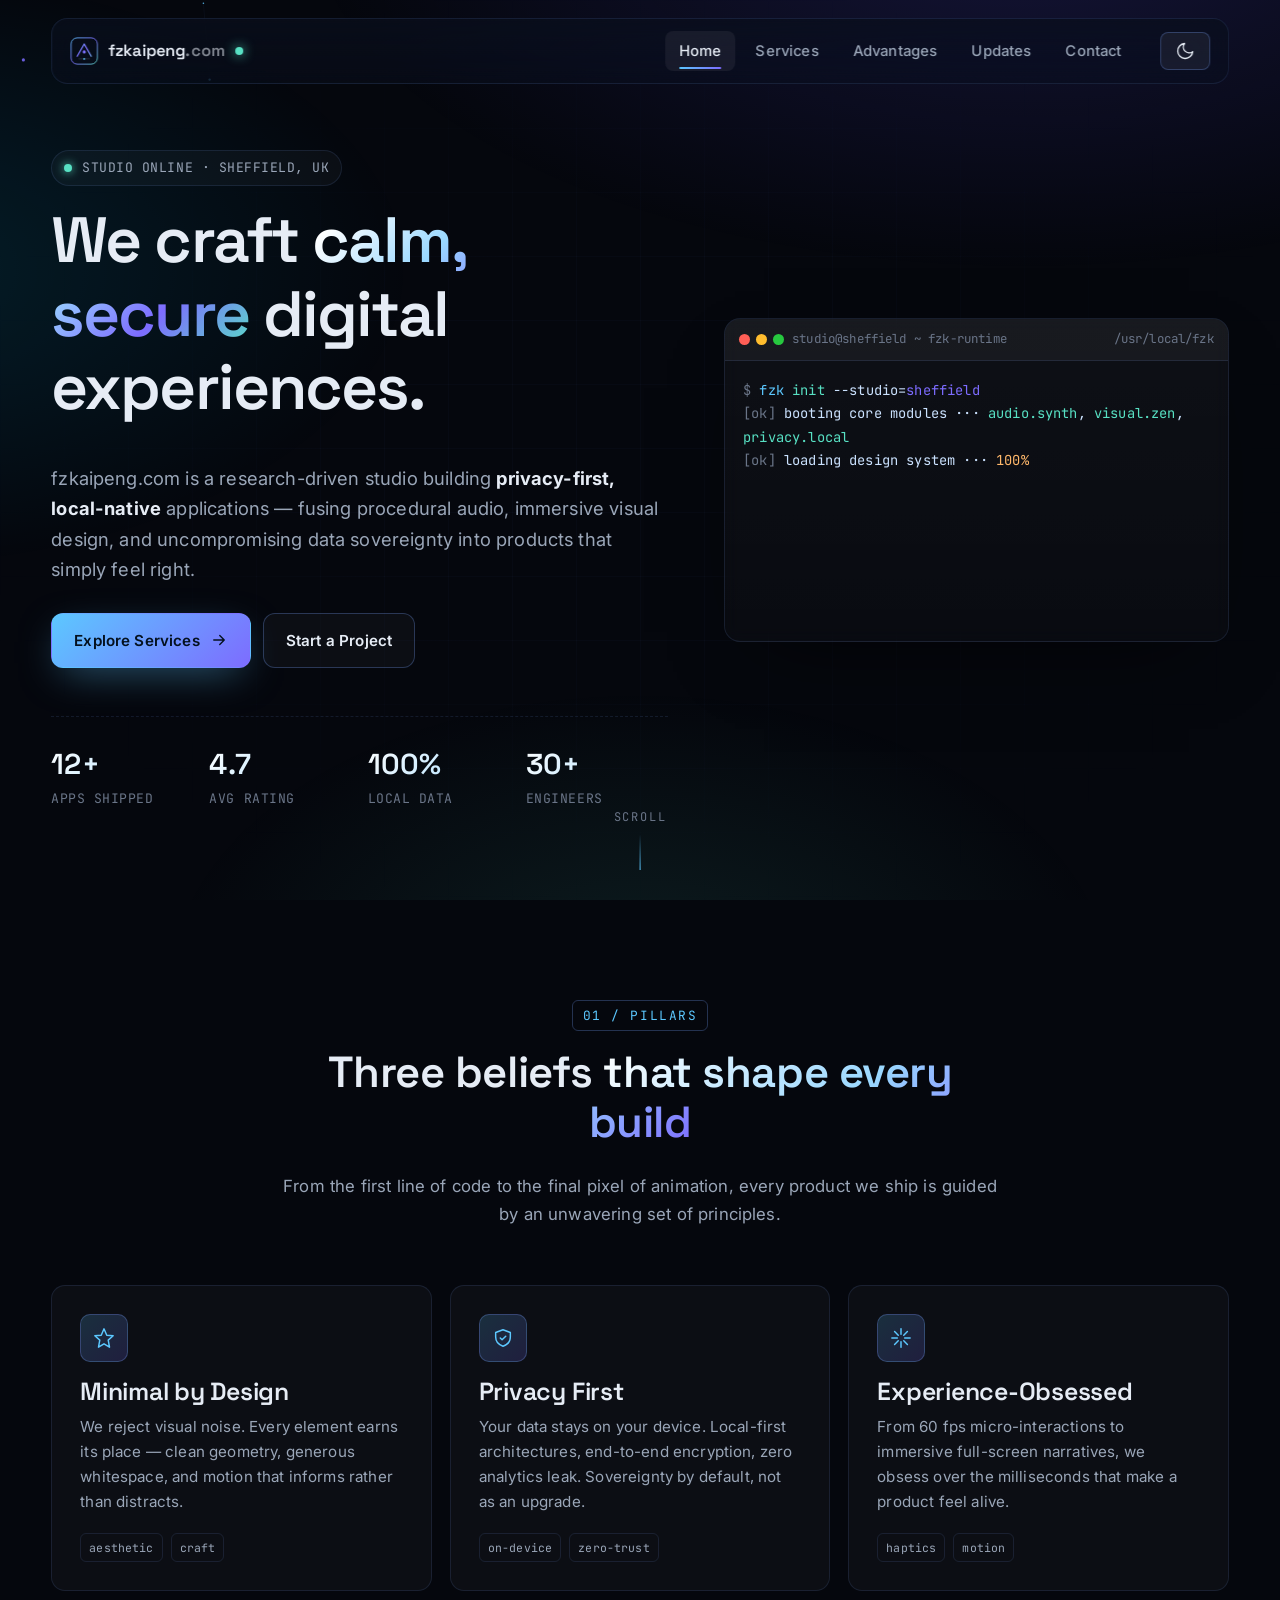
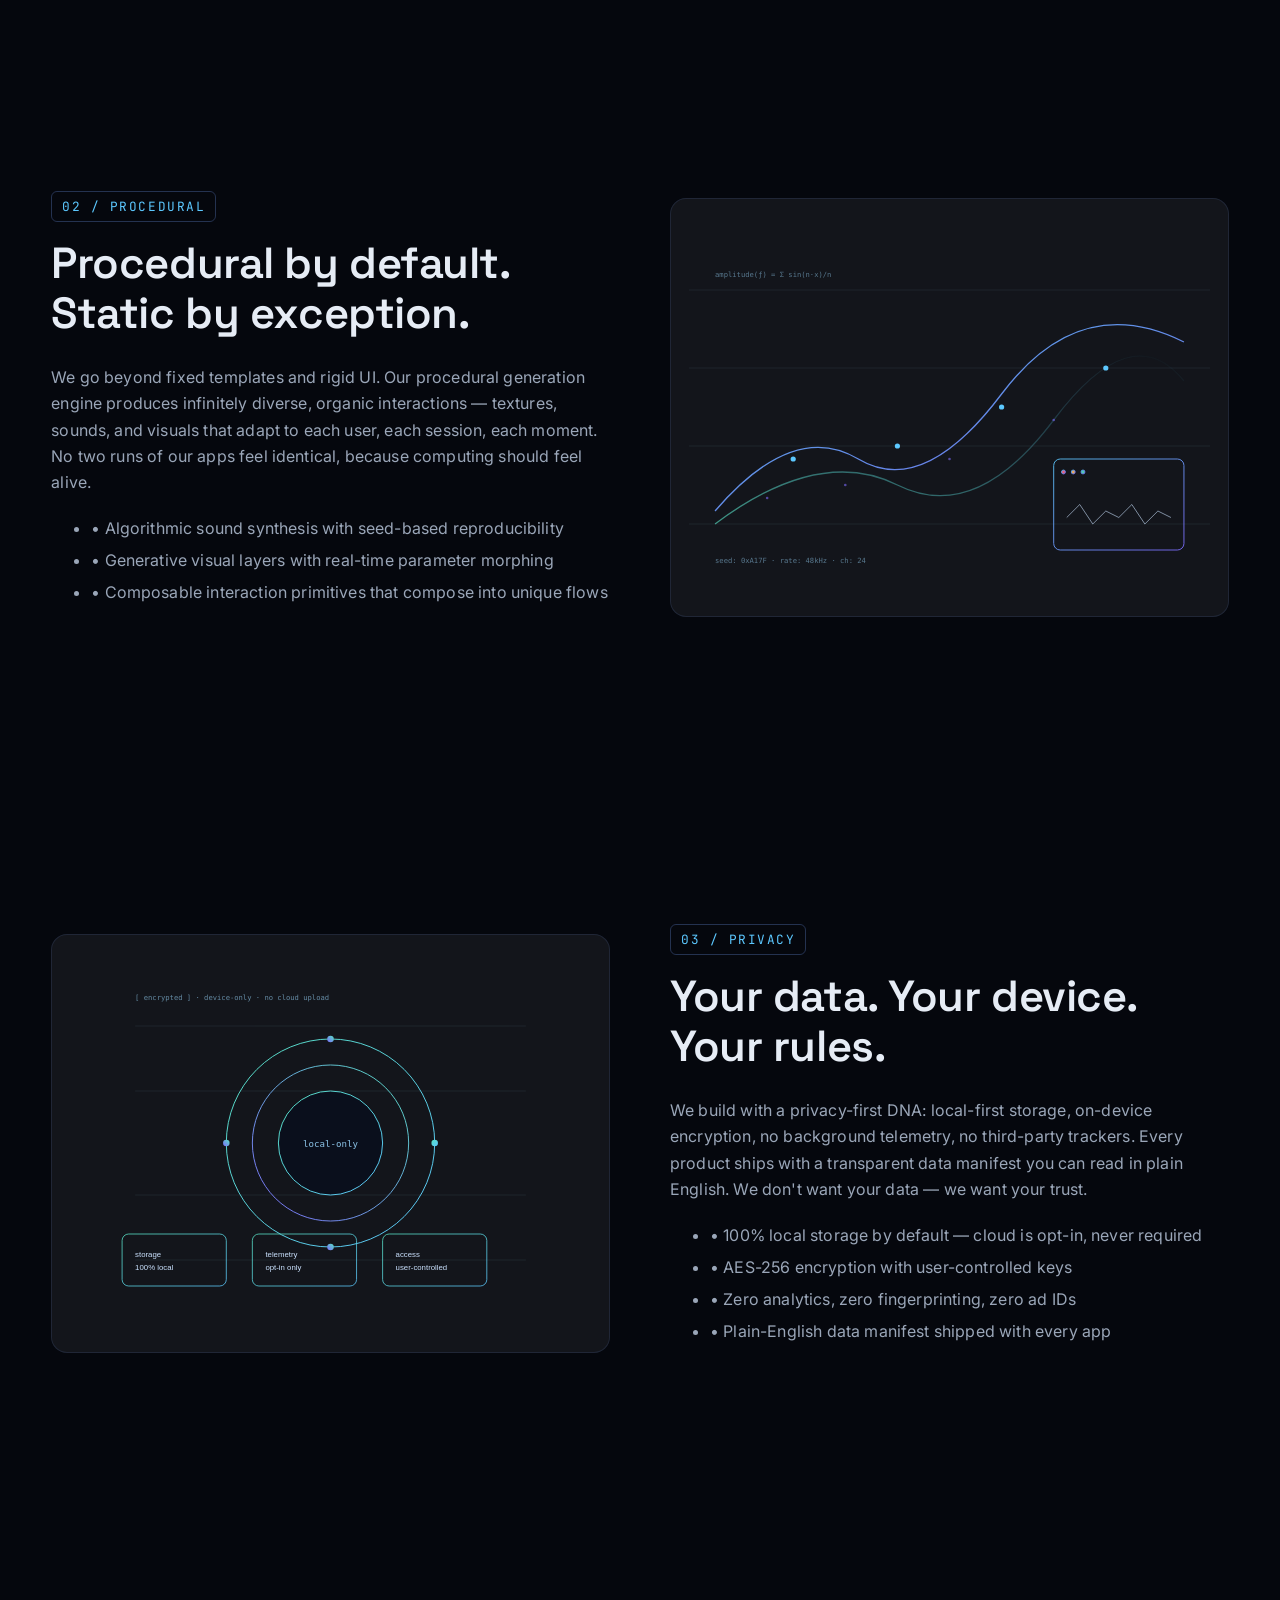
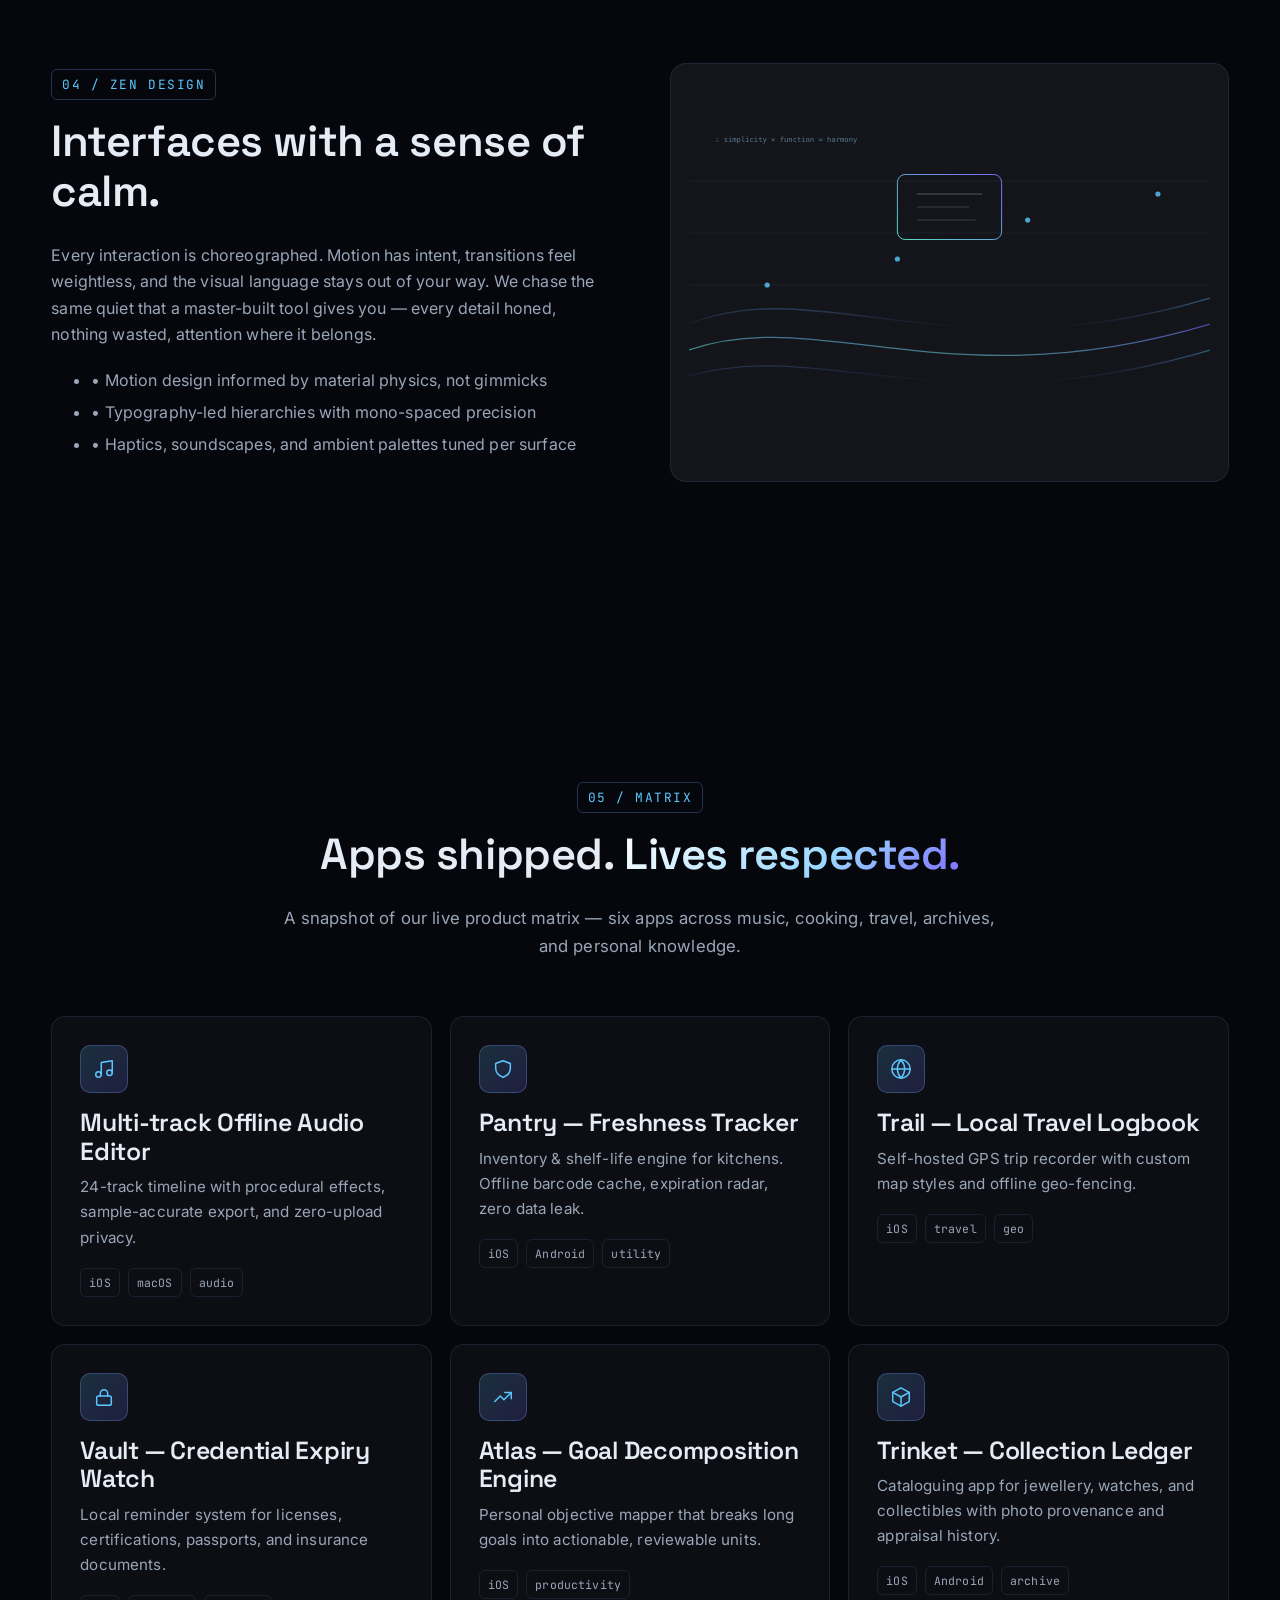
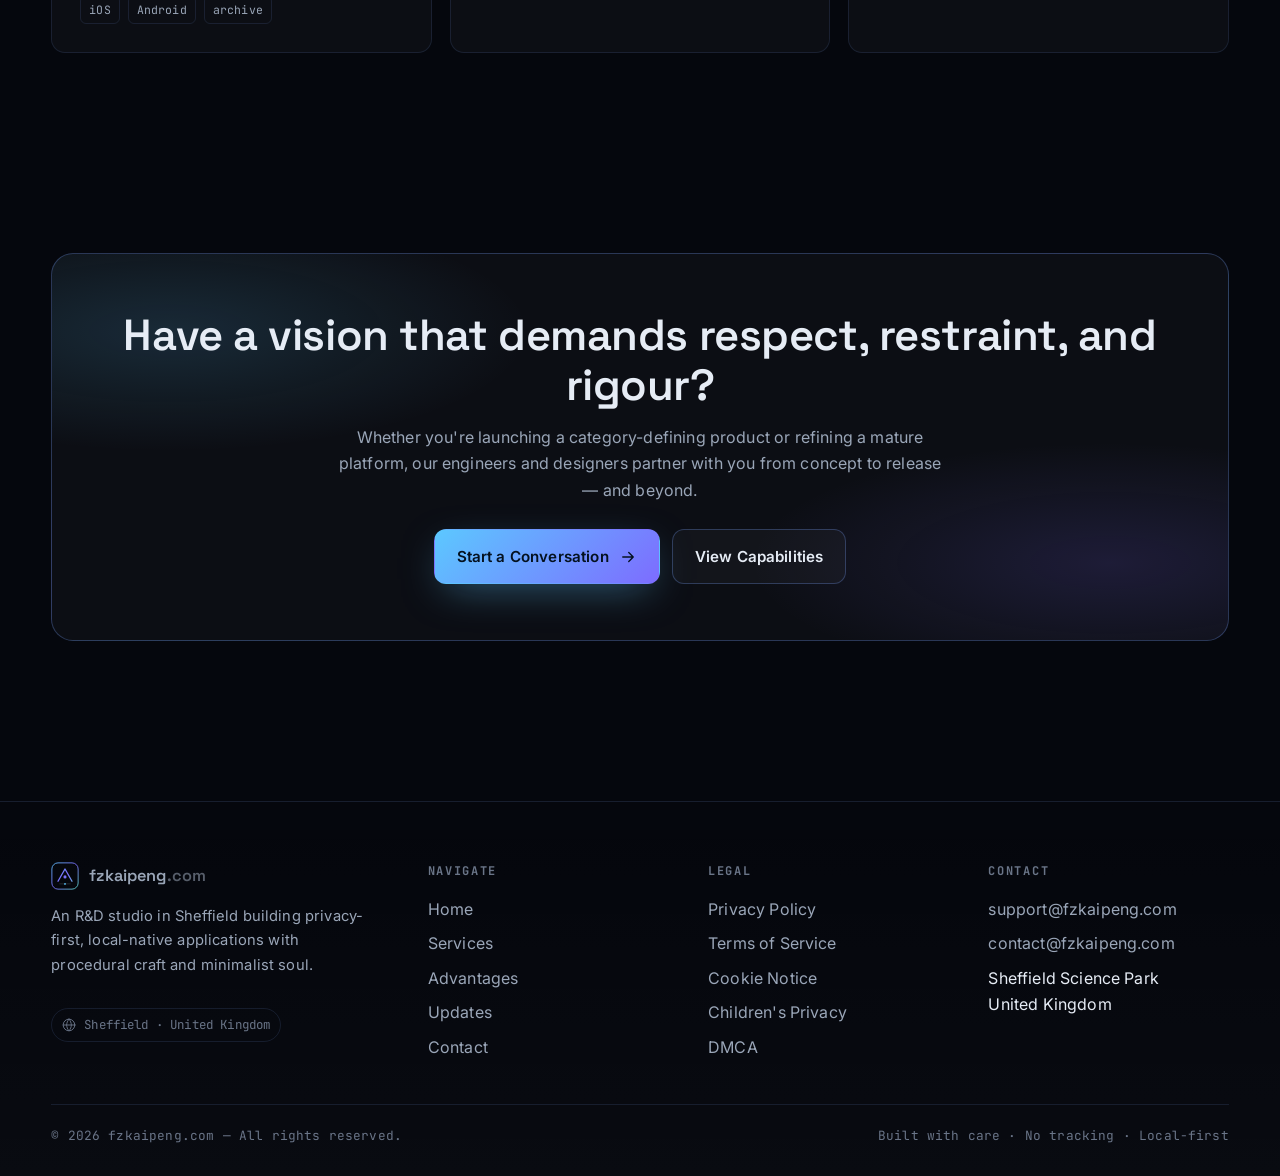
<file: index.html>
<!DOCTYPE html>
<html lang="en">
<head>
    <meta charset="UTF-8" />
    <meta http-equiv="X-UA-Compatible" content="IE=edge" />
    <meta name="viewport" content="width=device-width, initial-scale=1.0, viewport-fit=cover" />
    <title>fzkaipeng.com — Privacy-First Digital Craft Studio · Sheffield, UK</title>
    <meta name="description" content="fzkaipeng.com is a UK-based R&D studio building privacy-first mobile and desktop applications. Specialising in procedural audio, immersive visual design, and local-native data tools." />
    <meta name="keywords" content="fzkaipeng, privacy first, local native, procedural audio, immersive design, app studio, Sheffield, UK, indie studio, iOS, Android, macOS, Windows" />
    <meta name="author" content="fzkaipeng.com" />
    <meta name="robots" content="index, follow, max-image-preview:large" />
    <meta name="theme-color" content="#05070d" />
    <link rel="canonical" href="https://fzkaipeng.com/" />
    <link rel="icon" type="image/svg+xml" href="images/icon-favicon.svg" />
    <link rel="apple-touch-icon" href="images/icon-favicon.svg" />
    <meta property="og:type" content="website" />
    <meta property="og:site_name" content="fzkaipeng.com" />
    <meta property="og:title" content="fzkaipeng.com — Privacy-First Digital Craft Studio" />
    <meta property="og:description" content="UK-based R&D studio building local-native, privacy-first applications with procedural audio and immersive visuals." />
    <meta property="og:url" content="https://fzkaipeng.com/" />
    <meta property="og:image" content="https://fzkaipeng.com/images/og-cover.png" />
    <meta property="og:image:width" content="1200" />
    <meta property="og:image:height" content="630" />
    <meta property="og:image:alt" content="fzkaipeng.com — Crafting calm, secure digital experiences." />
    <meta property="og:locale" content="en_GB" />
    <meta name="twitter:card" content="summary_large_image" />
    <meta name="twitter:title" content="fzkaipeng.com — Privacy-First Digital Craft Studio" />
    <meta name="twitter:description" content="UK-based R&D studio building local-native, privacy-first applications." />
    <meta name="twitter:image" content="https://fzkaipeng.com/images/og-cover.png" />
    <link rel="preconnect" href="https://fonts.googleapis.com" />
    <link rel="preconnect" href="https://fonts.gstatic.com" crossorigin />
    <link rel="stylesheet" href="https://fonts.googleapis.com/css2?family=Inter:wght@400;500;600;700&family=JetBrains+Mono:wght@400;500&family=Space+Grotesk:wght@500;600;700&display=swap" />
    <link rel="stylesheet" href="css/global.css" />
    <script type="application/ld+json">
    {
        "@context": "https://schema.org",
        "@type": "Organization",
        "name": "fzkaipeng.com",
        "url": "https://fzkaipeng.com/",
        "logo": "https://fzkaipeng.com/images/logo.svg",
        "description": "fzkaipeng.com is a UK-based R&D studio building privacy-first mobile and desktop applications.",
        "email": "contact@fzkaipeng.com",
        "address": {
            "@type": "PostalAddress",
            "streetAddress": "Sheffield Science Park",
            "addressLocality": "Sheffield",
            "addressCountry": "GB"
        },
        "contactPoint": [
            { "@type": "ContactPoint", "email": "support@fzkaipeng.com", "contactType": "customer support", "areaServed": "Worldwide", "availableLanguage": ["English"] },
            { "@type": "ContactPoint", "email": "contact@fzkaipeng.com", "contactType": "general", "areaServed": "Worldwide", "availableLanguage": ["English"] }
        ]
    }
    </script>
</head>
<body>
<!--NAV-->
<header class="nav" role="banner">
    <a class="nav-brand" href="index.html" aria-label="fzkaipeng.com home">
        <img src="images/logo.svg" alt="" width="28" height="28" />
        <span>fzkaipeng<span style="opacity:.55">.com</span></span>
        <span class="dot" aria-hidden="true"></span>
    </a>
    <nav class="nav-links" id="navLinks" aria-label="Primary">
        <a href="index.html" class="active">Home</a>
        <a href="services.html">Services</a>
        <a href="advantages.html">Advantages</a>
        <a href="updates.html">Updates</a>
        <a href="contact.html">Contact</a>
    </nav>
    <button class="nav-toggle" id="navToggle" aria-label="Toggle navigation">
        <svg viewBox="0 0 24 24" width="22" height="22" fill="none" stroke="currentColor" stroke-width="1.6" stroke-linecap="round"><path d="M4 7h16M4 12h16M4 17h16"/></svg>
    </button>
    <button class="nav-cta" id="themeToggle" aria-label="Toggle theme" style="margin-left:6px;"></button>
</header>

<!--HERO-->
<section class="hero" id="top">
    <canvas class="hero-canvas" id="heroCanvas" aria-hidden="true"></canvas>
    <div class="container">
        <div class="hero-inner">
        <div class="hero-left reveal">
            <span class="hero-eyebrow"><span class="live"></span> STUDIO ONLINE · SHEFFIELD, UK</span>
            <h1 style="margin-top:18px;">We craft <span class="grad">calm, secure</span> digital experiences.</h1>
            <p class="lead">
                fzkaipeng.com is a research-driven studio building <strong style="color:var(--text)">privacy-first, local-native</strong> applications — fusing procedural audio, immersive visual design, and uncompromising data sovereignty into products that simply feel right.
            </p>
            <div class="hero-actions">
                <a href="services.html" class="btn btn-primary">
                    Explore Services
                    <svg viewBox="0 0 24 24" width="18" height="18" fill="none" stroke="currentColor" stroke-width="1.8" stroke-linecap="round" stroke-linejoin="round"><path d="M5 12h14M13 6l6 6-6 6"/></svg>
                </a>
                <a href="contact.html" class="btn btn-ghost">Start a Project</a>
            </div>
            <div class="hero-meta">
                <div class="m"><div class="num"><span data-count="12">0</span>+</div><div class="lbl">Apps Shipped</div></div>
                <div class="m"><div class="num"><span data-count="4">0</span>.7</div><div class="lbl">Avg Rating</div></div>
                <div class="m"><div class="num"><span data-count="100">0</span>%</div><div class="lbl">Local Data</div></div>
                <div class="m"><div class="num"><span data-count="30">0</span>+</div><div class="lbl">Engineers</div></div>
            </div>
        </div>
        <div class="hero-right reveal">
            <div class="term" aria-label="Studio runtime terminal">
                <div class="term-head">
                    <span class="dots"><span></span><span></span><span></span></span>
                    <span>studio@sheffield ~ fzk-runtime</span>
                    <span class="path">/usr/local/fzk</span>
                </div>
                <div class="term-body" id="termBody"><span class="line">&nbsp;</span></div>
            </div>
        </div>
        </div>
    </div>
    <div class="scroll-cue" aria-hidden="true"><span>SCROLL</span><span class="ln"></span></div>
</section>

<!--PILLARS-->
<section class="container">
    <div class="section-head reveal">
        <span class="kicker">01 / Pillars</span>
        <h2>Three beliefs <span class="grad">that shape every build</span></h2>
        <p>From the first line of code to the final pixel of animation, every product we ship is guided by an unwavering set of principles.</p>
    </div>
    <div class="grid cols-3">
        <div class="card reveal">
            <div class="ico"><svg viewBox="0 0 24 24" fill="none" stroke="currentColor" stroke-width="1.6" stroke-linecap="round" stroke-linejoin="round"><path d="M12 2l3 7 7 .6-5.4 4.7L18 22l-6-3.7L6 22l1.4-7.7L2 9.6 9 9z"/></svg></div>
            <h3>Minimal by Design</h3>
            <p>We reject visual noise. Every element earns its place &mdash; clean geometry, generous whitespace, and motion that informs rather than distracts.</p>
            <div class="meta"><span class="tag">aesthetic</span><span class="tag">craft</span></div>
        </div>
        <div class="card reveal">
            <div class="ico"><svg viewBox="0 0 24 24" fill="none" stroke="currentColor" stroke-width="1.6" stroke-linecap="round" stroke-linejoin="round"><path d="M12 3l8 3v5c0 5-3.5 8.5-8 10-4.5-1.5-8-5-8-10V6l8-3z"/><path d="M9 12l2 2 4-4"/></svg></div>
            <h3>Privacy First</h3>
            <p>Your data stays on your device. Local-first architectures, end-to-end encryption, zero analytics leak. Sovereignty by default, not as an upgrade.</p>
            <div class="meta"><span class="tag">on-device</span><span class="tag">zero-trust</span></div>
        </div>
        <div class="card reveal">
            <div class="ico"><svg viewBox="0 0 24 24" fill="none" stroke="currentColor" stroke-width="1.6" stroke-linecap="round" stroke-linejoin="round"><path d="M12 2v6"/><path d="M12 16v6"/><path d="M2 12h6"/><path d="M16 12h6"/><path d="M5 5l4 4"/><path d="M15 15l4 4"/><path d="M5 19l4-4"/><path d="M15 9l4-4"/></svg></div>
            <h3>Experience-Obsessed</h3>
            <p>From 60 fps micro-interactions to immersive full-screen narratives, we obsess over the milliseconds that make a product feel alive.</p>
            <div class="meta"><span class="tag">haptics</span><span class="tag">motion</span></div>
        </div>
    </div>
</section>

<!--FEATURE ROW 1-->
<section class="container">
    <div class="feat-row reveal">
        <div>
            <span class="kicker" style="display:inline-block;font-family:var(--mono);font-size:.8rem;color:var(--accent);letter-spacing:.12em;text-transform:uppercase;padding:4px 10px;border:1px solid var(--border-strong);border-radius:6px;margin-bottom:16px;">02 / Procedural</span>
            <h2>Procedural by default. <span class="grad">Static by exception.</span></h2>
            <p>We go beyond fixed templates and rigid UI. Our procedural generation engine produces infinitely diverse, organic interactions — textures, sounds, and visuals that adapt to each user, each session, each moment. No two runs of our apps feel identical, because computing should feel alive.</p>
            <ul style="color:var(--text-dim);line-height:2;">
                <li>• Algorithmic sound synthesis with seed-based reproducibility</li>
                <li>• Generative visual layers with real-time parameter morphing</li>
                <li>• Composable interaction primitives that compose into unique flows</li>
            </ul>
        </div>
        <div class="visual" style="display:flex;align-items:center;justify-content:center;">
            <img src="images/visual-procedural.svg" alt="Procedural audio synthesis diagram showing waveforms and seed parameters" width="100%" />
        </div>
    </div>
</section>

<!--FEATURE ROW 2 REVERSE-->
<section class="container">
    <div class="feat-row reverse reveal">
        <div>
            <span class="kicker" style="display:inline-block;font-family:var(--mono);font-size:.8rem;color:var(--accent);letter-spacing:.12em;text-transform:uppercase;padding:4px 10px;border:1px solid var(--border-strong);border-radius:6px;margin-bottom:16px;">03 / Privacy</span>
            <h2>Your data. <span class="grad">Your device.</span> Your rules.</h2>
            <p>We build with a privacy-first DNA: local-first storage, on-device encryption, no background telemetry, no third-party trackers. Every product ships with a transparent data manifest you can read in plain English. We don't want your data — we want your trust.</p>
            <ul style="color:var(--text-dim);line-height:2;">
                <li>• 100% local storage by default — cloud is opt-in, never required</li>
                <li>• AES-256 encryption with user-controlled keys</li>
                <li>• Zero analytics, zero fingerprinting, zero ad IDs</li>
                <li>• Plain-English data manifest shipped with every app</li>
            </ul>
        </div>
        <div class="visual" style="display:flex;align-items:center;justify-content:center;">
            <img src="images/visual-privacy.svg" alt="Privacy architecture diagram showing local-only data flow with concentric secure rings" width="100%" />
        </div>
    </div>
</section>

<!--FEATURE ROW 3-->
<section class="container">
    <div class="feat-row reveal">
        <div>
            <span class="kicker" style="display:inline-block;font-family:var(--mono);font-size:.8rem;color:var(--accent);letter-spacing:.12em;text-transform:uppercase;padding:4px 10px;border:1px solid var(--border-strong);border-radius:6px;margin-bottom:16px;">04 / Zen Design</span>
            <h2>Interfaces with <span class="grad">a sense of calm.</span></h2>
            <p>Every interaction is choreographed. Motion has intent, transitions feel weightless, and the visual language stays out of your way. We chase the same quiet that a master-built tool gives you — every detail honed, nothing wasted, attention where it belongs.</p>
            <ul style="color:var(--text-dim);line-height:2;">
                <li>• Motion design informed by material physics, not gimmicks</li>
                <li>• Typography-led hierarchies with mono-spaced precision</li>
                <li>• Haptics, soundscapes, and ambient palettes tuned per surface</li>
            </ul>
        </div>
        <div class="visual" style="display:flex;align-items:center;justify-content:center;">
            <img src="images/visual-zen.svg" alt="Zen design composition with layered horizon gradients and minimal geometric shapes" width="100%" />
        </div>
    </div>
</section>

<!--STATS / APPS MATRIX-->
<section class="container">
    <div class="section-head reveal">
        <span class="kicker">05 / Matrix</span>
        <h2>Apps shipped. <span class="grad">Lives respected.</span></h2>
        <p>A snapshot of our live product matrix — six apps across music, cooking, travel, archives, and personal knowledge.</p>
    </div>
    <div class="grid cols-3">
        <div class="card reveal">
            <div class="ico"><svg viewBox="0 0 24 24" fill="none" stroke="currentColor" stroke-width="1.6" stroke-linecap="round" stroke-linejoin="round"><path d="M9 18V5l12-2v13"/><circle cx="6" cy="18" r="3"/><circle cx="18" cy="16" r="3"/></svg></div>
            <h3>Multi-track Offline Audio Editor</h3>
            <p>24-track timeline with procedural effects, sample-accurate export, and zero-upload privacy.</p>
            <div class="meta"><span class="tag">iOS</span><span class="tag">macOS</span><span class="tag">audio</span></div>
        </div>
        <div class="card reveal">
            <div class="ico"><svg viewBox="0 0 24 24" fill="none" stroke="currentColor" stroke-width="1.6" stroke-linecap="round" stroke-linejoin="round"><path d="M12 3l8 3v5c0 5-3.5 8.5-8 10-4.5-1.5-8-5-8-10V6l8-3z"/></svg></div>
            <h3>Pantry — Freshness Tracker</h3>
            <p>Inventory &amp; shelf-life engine for kitchens. Offline barcode cache, expiration radar, zero data leak.</p>
            <div class="meta"><span class="tag">iOS</span><span class="tag">Android</span><span class="tag">utility</span></div>
        </div>
        <div class="card reveal">
            <div class="ico"><svg viewBox="0 0 24 24" fill="none" stroke="currentColor" stroke-width="1.6" stroke-linecap="round" stroke-linejoin="round"><circle cx="12" cy="12" r="10"/><path d="M2 12h20"/><path d="M12 2c2.5 3 4 6.5 4 10s-1.5 7-4 10c-2.5-3-4-6.5-4-10s1.5-7 4-10z"/></svg></div>
            <h3>Trail — Local Travel Logbook</h3>
            <p>Self-hosted GPS trip recorder with custom map styles and offline geo-fencing.</p>
            <div class="meta"><span class="tag">iOS</span><span class="tag">travel</span><span class="tag">geo</span></div>
        </div>
        <div class="card reveal">
            <div class="ico"><svg viewBox="0 0 24 24" fill="none" stroke="currentColor" stroke-width="1.6" stroke-linecap="round" stroke-linejoin="round"><rect x="4" y="11" width="16" height="10" rx="2"/><path d="M8 11V8a4 4 0 0 1 8 0v3"/></svg></div>
            <h3>Vault — Credential Expiry Watch</h3>
            <p>Local reminder system for licenses, certifications, passports, and insurance documents.</p>
            <div class="meta"><span class="tag">iOS</span><span class="tag">Android</span><span class="tag">archive</span></div>
        </div>
        <div class="card reveal">
            <div class="ico"><svg viewBox="0 0 24 24" fill="none" stroke="currentColor" stroke-width="1.6" stroke-linecap="round" stroke-linejoin="round"><path d="M3 17l6-6 4 4 8-8"/><path d="M14 7h7v7"/></svg></div>
            <h3>Atlas — Goal Decomposition Engine</h3>
            <p>Personal objective mapper that breaks long goals into actionable, reviewable units.</p>
            <div class="meta"><span class="tag">iOS</span><span class="tag">productivity</span></div>
        </div>
        <div class="card reveal">
            <div class="ico"><svg viewBox="0 0 24 24" fill="none" stroke="currentColor" stroke-width="1.6" stroke-linecap="round" stroke-linejoin="round"><path d="M12 2l9 5v10l-9 5-9-5V7z"/><path d="M3 7l9 5 9-5"/><path d="M12 12v10"/></svg></div>
            <h3>Trinket — Collection Ledger</h3>
            <p>Cataloguing app for jewellery, watches, and collectibles with photo provenance and appraisal history.</p>
            <div class="meta"><span class="tag">iOS</span><span class="tag">Android</span><span class="tag">archive</span></div>
        </div>
    </div>
</section>

<!--CTA BAND-->
<section class="container">
    <div class="cta-band reveal">
        <h2 style="margin-bottom:14px;">Have a vision that demands <span class="grad">respect, restraint, and rigour?</span></h2>
        <p style="max-width:62ch;margin:0 auto 26px;">Whether you're launching a category-defining product or refining a mature platform, our engineers and designers partner with you from concept to release — and beyond.</p>
        <div style="display:flex;gap:12px;justify-content:center;flex-wrap:wrap;">
            <a href="contact.html" class="btn btn-primary">
                Start a Conversation
                <svg viewBox="0 0 24 24" width="18" height="18" fill="none" stroke="currentColor" stroke-width="1.8" stroke-linecap="round" stroke-linejoin="round"><path d="M5 12h14M13 6l6 6-6 6"/></svg>
            </a>
            <a href="services.html" class="btn btn-ghost">View Capabilities</a>
        </div>
    </div>
</section>

<!--FOOTER-->
<footer>
    <div class="container">
        <div class="footer-grid">
            <div class="footer-brand">
                <a class="nav-brand" href="index.html" style="margin-bottom:14px;">
                    <img src="images/logo.svg" alt="" width="28" height="28" />
                    <span>fzkaipeng<span style="opacity:.55">.com</span></span>
                </a>
                <p>An R&amp;D studio in Sheffield building privacy-first, local-native applications with procedural craft and minimalist soul.</p>
                <span class="badge">
                    <svg viewBox="0 0 24 24" width="14" height="14" fill="none" stroke="currentColor" stroke-width="1.6" stroke-linecap="round" stroke-linejoin="round"><circle cx="12" cy="12" r="10"/><path d="M2 12h20"/><path d="M12 2c2.5 3 4 6.5 4 10s-1.5 7-4 10c-2.5-3-4-6.5-4-10s1.5-7 4-10z"/></svg>
                    Sheffield · United Kingdom
                </span>
            </div>
            <div>
                <h6>Navigate</h6>
                <ul>
                    <li><a href="index.html">Home</a></li>
                    <li><a href="services.html">Services</a></li>
                    <li><a href="advantages.html">Advantages</a></li>
                    <li><a href="updates.html">Updates</a></li>
                    <li><a href="contact.html">Contact</a></li>
                </ul>
            </div>
            <div>
                <h6>Legal</h6>
                <ul>
                    <li><a href="privacy.html">Privacy Policy</a></li>
                    <li><a href="terms.html">Terms of Service</a></li>
                    <li><a href="privacy.html#cookies">Cookie Notice</a></li>
                    <li><a href="privacy.html#children">Children's Privacy</a></li>
                    <li><a href="terms.html#DMCA">DMCA</a></li>
                </ul>
            </div>
            <div>
                <h6>Contact</h6>
                <ul>
                    <li><a href="mailto:support@fzkaipeng.com">support@fzkaipeng.com</a></li>
                    <li><a href="mailto:contact@fzkaipeng.com">contact@fzkaipeng.com</a></li>
                    <li>Sheffield Science Park<br/>United Kingdom</li>
                </ul>
            </div>
        </div>
        <div class="footer-bottom">
            <span>© <span id="year">2025</span> fzkaipeng.com — All rights reserved.</span>
            <span>Built with care · No tracking · Local-first</span>
        </div>
    </div>
</footer>

<script src="js/main.js" defer></script>
</body>
</html>
</file>
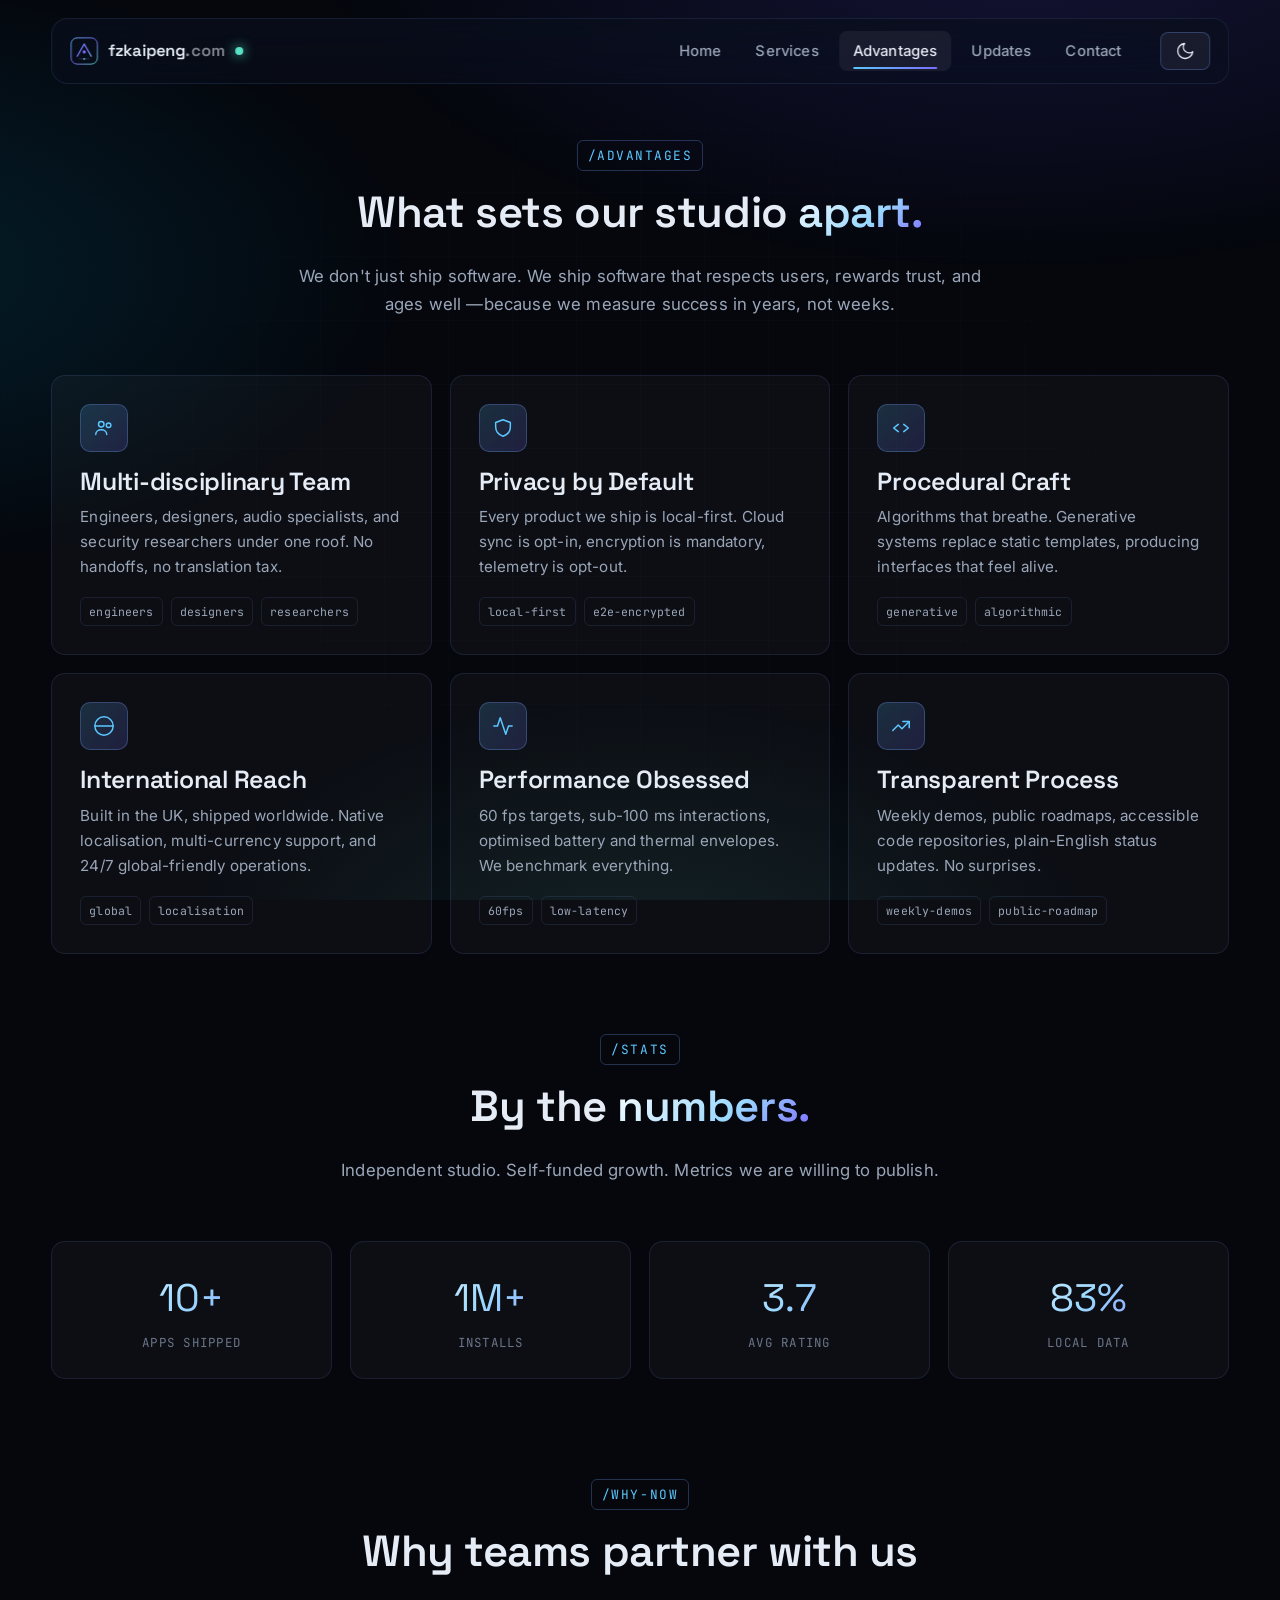
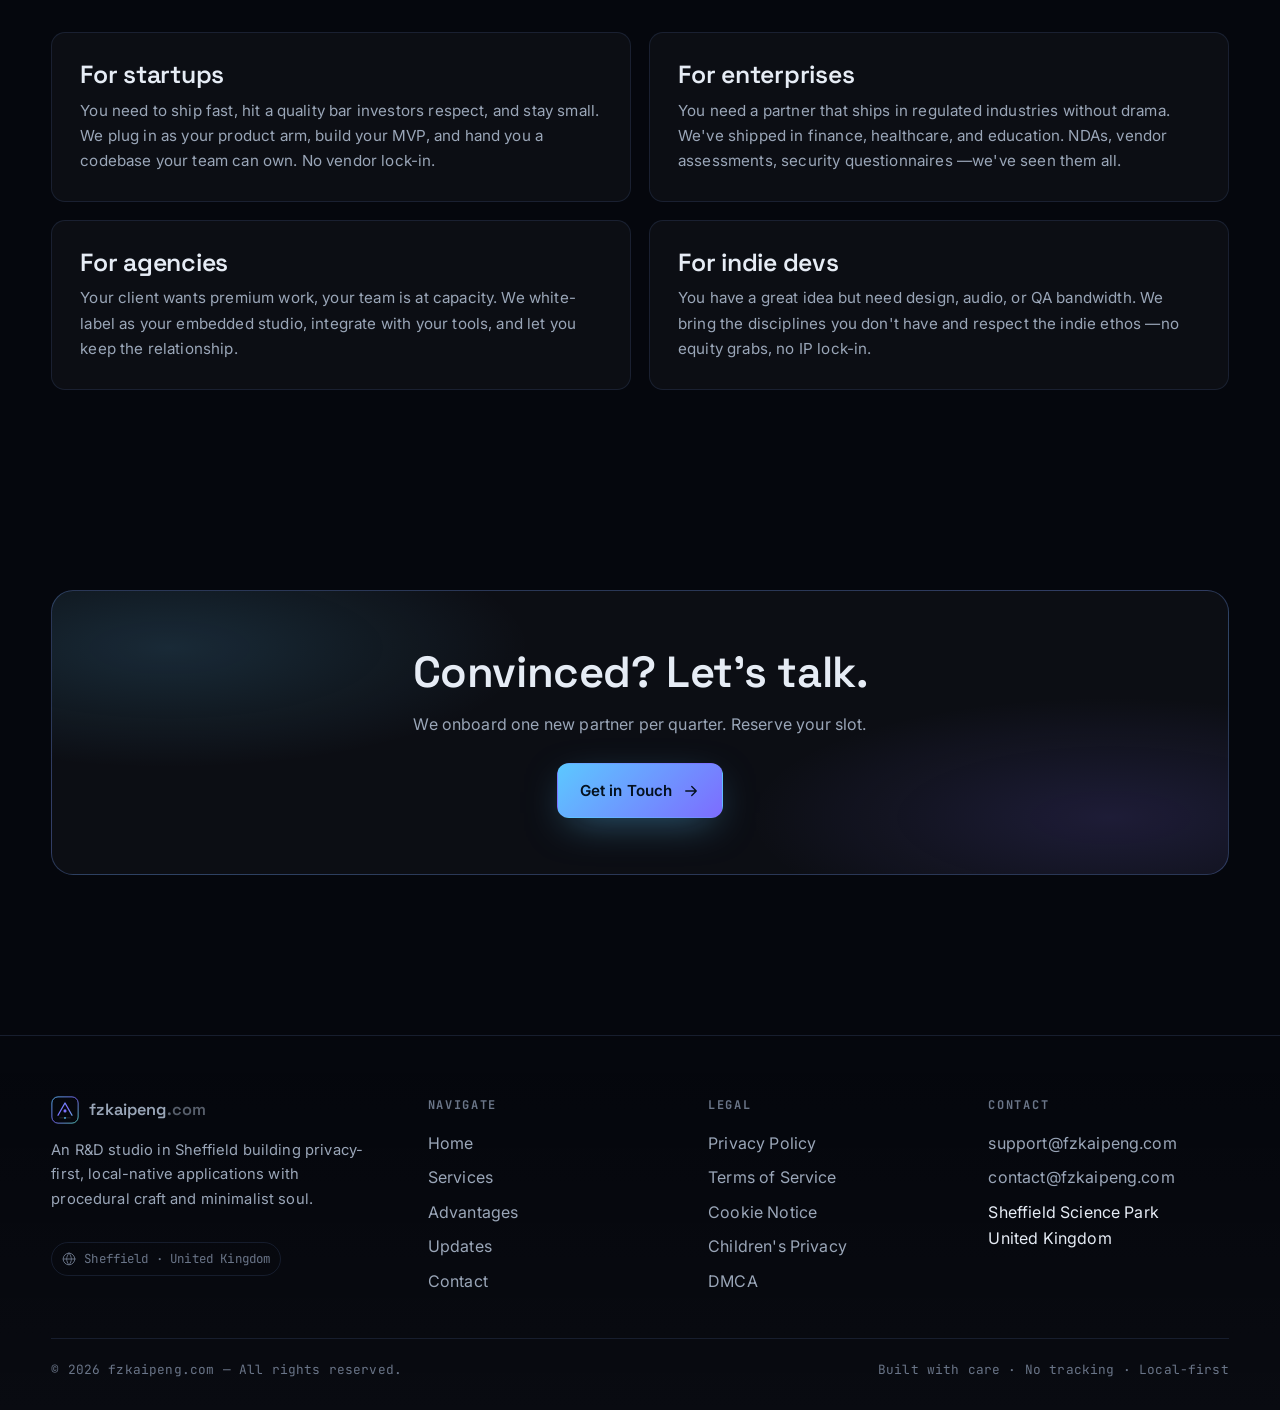
<file: advantages.html>
<!DOCTYPE html>
<html lang="en">
<head>
    <meta charset="UTF-8" />
    <meta http-equiv="X-UA-Compatible" content="IE=edge" />
    <meta name="viewport" content="width=device-width, initial-scale=1.0, viewport-fit=cover" />
    <title>Advantages &mdash; fzkaipeng.com</title>
    <meta name="description" content="Why teams choose fzkaipeng.com: privacy-first engineering, procedural craft, local-native products, transparent communication, and a multi-disciplinary team." />
    <meta name="keywords" content="fzkaipeng advantages, why choose us, privacy first studio, indie studio UK, local native apps" />
    <meta name="author" content="fzkaipeng.com" />
    <meta name="robots" content="index, follow, max-image-preview:large" />
    <meta name="theme-color" content="#05070d" />
    <link rel="canonical" href="https://fzkaipeng.com/advantages.html" />
    <link rel="icon" type="image/svg+xml" href="images/icon-favicon.svg" />
    <link rel="apple-touch-icon" href="images/icon-favicon.svg" />
    <meta property="og:type" content="website" />
    <meta property="og:site_name" content="fzkaipeng.com" />
    <meta property="og:title" content="Advantages &mdash; fzkaipeng.com" />
    <meta property="og:description" content="Why teams choose fzkaipeng.com: privacy-first engineering, procedural craft, local-native products, transparent communication, and a multi-disciplinary team." />
    <meta property="og:url" content="https://fzkaipeng.com/advantages.html" />
    <meta property="og:image" content="https://fzkaipeng.com/images/og-cover.png" />
    <meta property="og:image:width" content="1200" />
    <meta property="og:image:height" content="630" />
    <meta property="og:locale" content="en_GB" />
    <meta name="twitter:card" content="summary_large_image" />
    <meta name="twitter:title" content="Advantages &mdash; fzkaipeng.com" />
    <meta name="twitter:description" content="Why teams choose fzkaipeng.com: privacy-first engineering, procedural craft, local-native products, transparent communication, and a multi-disciplinary team." />
    <meta name="twitter:image" content="https://fzkaipeng.com/images/og-cover.png" />
    <link rel="preconnect" href="https://fonts.googleapis.com" />
    <link rel="preconnect" href="https://fonts.gstatic.com" crossorigin />
    <link rel="stylesheet" href="https://fonts.googleapis.com/css2?family=Inter:wght@400;500;600;700&family=JetBrains+Mono:wght@400;500&family=Space+Grotesk:wght@500;600;700&display=swap" />
    <link rel="stylesheet" href="css/global.css" />
</head>
<body>
<header class="nav" role="banner">
    <a class="nav-brand" href="index.html" aria-label="fzkaipeng.com home">
        <img src="images/logo.svg" alt="" width="28" height="28" />
        <span>fzkaipeng<span style="opacity:.55">.com</span></span>
        <span class="dot" aria-hidden="true"></span>
    </a>
    <nav class="nav-links" id="navLinks" aria-label="Primary">
        <a href="index.html">Home</a>
        <a href="services.html">Services</a>
        <a href="advantages.html" class="active">Advantages</a>
        <a href="updates.html">Updates</a>
        <a href="contact.html">Contact</a>
    </nav>
    <button class="nav-toggle" id="navToggle" aria-label="Toggle navigation">
        <svg viewBox="0 0 24 24" width="22" height="22" fill="none" stroke="currentColor" stroke-width="1.6" stroke-linecap="round"><path d="M4 7h16M4 12h16M4 17h16"/></svg>
    </button>
    <button class="nav-cta" id="themeToggle" aria-label="Toggle theme" style="margin-left:6px;"></button>
</header>
<section class="container" style="padding-top:140px;">
    <div class="section-head reveal">
        <span class="kicker">/advantages</span>
        <h2>What sets our studio <span class="grad">apart.</span></h2>
        <p>We don't just ship software. We ship software that respects users, rewards trust, and ages well &mdash;because we measure success in years, not weeks.</p>
    </div>
    <div class="grid cols-3" style="margin-bottom:80px;">
        <div class="card reveal"><div class="ico"><svg viewBox="0 0 24 24" fill="none" stroke="currentColor" stroke-width="1.6" stroke-linecap="round" stroke-linejoin="round"><circle cx="9" cy="8" r="3"/><circle cx="17" cy="9" r="2.5"/><path d="M3 19c0-3 2.7-5 6-5s6 2 6 5"/></svg></div><h3>Multi-disciplinary Team</h3><p>Engineers, designers, audio specialists, and security researchers under one roof. No handoffs, no translation tax.</p><div class="meta"><span class="tag">engineers</span><span class="tag">designers</span><span class="tag">researchers</span></div></div>
        <div class="card reveal"><div class="ico"><svg viewBox="0 0 24 24" fill="none" stroke="currentColor" stroke-width="1.6" stroke-linecap="round" stroke-linejoin="round"><path d="M12 3l8 3v5c0 5-3.5 8.5-8 10-4.5-1.5-8-5-8-10V6l8-3z"/></svg></div><h3>Privacy by Default</h3><p>Every product we ship is local-first. Cloud sync is opt-in, encryption is mandatory, telemetry is opt-out.</p><div class="meta"><span class="tag">local-first</span><span class="tag">e2e-encrypted</span></div></div>
        <div class="card reveal"><div class="ico"><svg viewBox="0 0 24 24" fill="none" stroke="currentColor" stroke-width="1.6" stroke-linecap="round" stroke-linejoin="round"><polyline points="9 8 4 12 9 16"/><polyline points="15 8 20 12 15 16"/></svg></div><h3>Procedural Craft</h3><p>Algorithms that breathe. Generative systems replace static templates, producing interfaces that feel alive.</p><div class="meta"><span class="tag">generative</span><span class="tag">algorithmic</span></div></div>
        <div class="card reveal"><div class="ico"><svg viewBox="0 0 24 24" fill="none" stroke="currentColor" stroke-width="1.6" stroke-linecap="round" stroke-linejoin="round"><circle cx="12" cy="12" r="10"/><path d="M2 12h20"/></svg></div><h3>International Reach</h3><p>Built in the UK, shipped worldwide. Native localisation, multi-currency support, and 24/7 global-friendly operations.</p><div class="meta"><span class="tag">global</span><span class="tag">localisation</span></div></div>
        <div class="card reveal"><div class="ico"><svg viewBox="0 0 24 24" fill="none" stroke="currentColor" stroke-width="1.6" stroke-linecap="round" stroke-linejoin="round"><polyline points="22 12 18 12 15 21 9 3 6 12 2 12"/></svg></div><h3>Performance Obsessed</h3><p>60 fps targets, sub-100 ms interactions, optimised battery and thermal envelopes. We benchmark everything.</p><div class="meta"><span class="tag">60fps</span><span class="tag">low-latency</span></div></div>
        <div class="card reveal"><div class="ico"><svg viewBox="0 0 24 24" fill="none" stroke="currentColor" stroke-width="1.6" stroke-linecap="round" stroke-linejoin="round"><path d="M3 17l6-6 4 4 8-8"/><path d="M14 7h7v7"/></svg></div><h3>Transparent Process</h3><p>Weekly demos, public roadmaps, accessible code repositories, plain-English status updates. No surprises.</p><div class="meta"><span class="tag">weekly-demos</span><span class="tag">public-roadmap</span></div></div>
    </div>    <div class="section-head reveal">
        <span class="kicker">/stats</span>
        <h2>By the <span class="grad">numbers.</span></h2>
        <p>Independent studio. Self-funded growth. Metrics we are willing to publish.</p>
    </div>
    <div class="stats">
        <div class="stat reveal"><div class="v"><span data-count="12">0</span>+</div><div class="l">Apps Shipped</div></div>
        <div class="stat reveal"><div class="v"><span data-count="2">0</span>M+</div><div class="l">Installs</div></div>
        <div class="stat reveal"><div class="v"><span data-count="4">0</span>.7</div><div class="l">Avg Rating</div></div>
        <div class="stat reveal"><div class="v"><span data-count="100">0</span>%</div><div class="l">Local Data</div></div>
    </div>
    <div style="margin-top:100px;">
        <div class="section-head reveal">
            <span class="kicker">/why-now</span>
            <h2>Why teams partner with us</h2>
        </div>
        <div class="grid cols-2">
            <div class="card reveal"><h3>For startups</h3><p>You need to ship fast, hit a quality bar investors respect, and stay small. We plug in as your product arm, build your MVP, and hand you a codebase your team can own. No vendor lock-in.</p></div>
            <div class="card reveal"><h3>For enterprises</h3><p>You need a partner that ships in regulated industries without drama. We've shipped in finance, healthcare, and education. NDAs, vendor assessments, security questionnaires &mdash;we've seen them all.</p></div>
            <div class="card reveal"><h3>For agencies</h3><p>Your client wants premium work, your team is at capacity. We white-label as your embedded studio, integrate with your tools, and let you keep the relationship.</p></div>
            <div class="card reveal"><h3>For indie devs</h3><p>You have a great idea but need design, audio, or QA bandwidth. We bring the disciplines you don't have and respect the indie ethos &mdash;no equity grabs, no IP lock-in.</p></div>
        </div>
    </div>
</section>
<section class="container">
    <div class="cta-band reveal">
        <h2 style="margin-bottom:14px;">Convinced? <span class="grad">Let's talk.</span></h2>
        <p style="max-width:60ch;margin:0 auto 26px;">We onboard one new partner per quarter. Reserve your slot.</p>
        <a href="contact.html" class="btn btn-primary">Get in Touch
            <svg viewBox="0 0 24 24" width="18" height="18" fill="none" stroke="currentColor" stroke-width="1.8" stroke-linecap="round" stroke-linejoin="round"><path d="M5 12h14M13 6l6 6-6 6"/></svg>
        </a>
    </div>
</section><footer>
    <div class="container">
        <div class="footer-grid">
            <div class="footer-brand">
                <a class="nav-brand" href="index.html" style="margin-bottom:14px;">
                    <img src="images/logo.svg" alt="" width="28" height="28" />
                    <span>fzkaipeng<span style="opacity:.55">.com</span></span>
                </a>
                <p>An R&amp;D studio in Sheffield building privacy-first, local-native applications with procedural craft and minimalist soul.</p>
                <span class="badge">
                    <svg viewBox="0 0 24 24" width="14" height="14" fill="none" stroke="currentColor" stroke-width="1.6" stroke-linecap="round" stroke-linejoin="round"><circle cx="12" cy="12" r="10"/><path d="M2 12h20"/><path d="M12 2c2.5 3 4 6.5 4 10s-1.5 7-4 10c-2.5-3-4-6.5-4-10s1.5-7 4-10z"/></svg>
                    Sheffield &middot; United Kingdom
                </span>
            </div>
            <div><h6>Navigate</h6><ul>
                <li><a href="index.html">Home</a></li>
                <li><a href="services.html">Services</a></li>
                <li><a href="advantages.html">Advantages</a></li>
                <li><a href="updates.html">Updates</a></li>
                <li><a href="contact.html">Contact</a></li>
            </ul></div>
            <div><h6>Legal</h6><ul>
                <li><a href="privacy.html">Privacy Policy</a></li>
                <li><a href="terms.html">Terms of Service</a></li>
                <li><a href="privacy.html#cookies">Cookie Notice</a></li>
                <li><a href="privacy.html#children">Children's Privacy</a></li>
                <li><a href="terms.html#DMCA">DMCA</a></li>
            </ul></div>
            <div><h6>Contact</h6><ul>
                <li><a href="mailto:support@fzkaipeng.com">support@fzkaipeng.com</a></li>
                <li><a href="mailto:contact@fzkaipeng.com">contact@fzkaipeng.com</a></li>
                <li>Sheffield Science Park<br/>United Kingdom</li>
            </ul></div>
        </div>
        <div class="footer-bottom">
            <span>&copy; <span id="year">2025</span> fzkaipeng.com &mdash; All rights reserved.</span>
            <span>Built with care &middot; No tracking &middot; Local-first</span>
        </div>
    </div>
</footer>

<script src="js/main.js" defer></script>
</body>
</html>
</file>
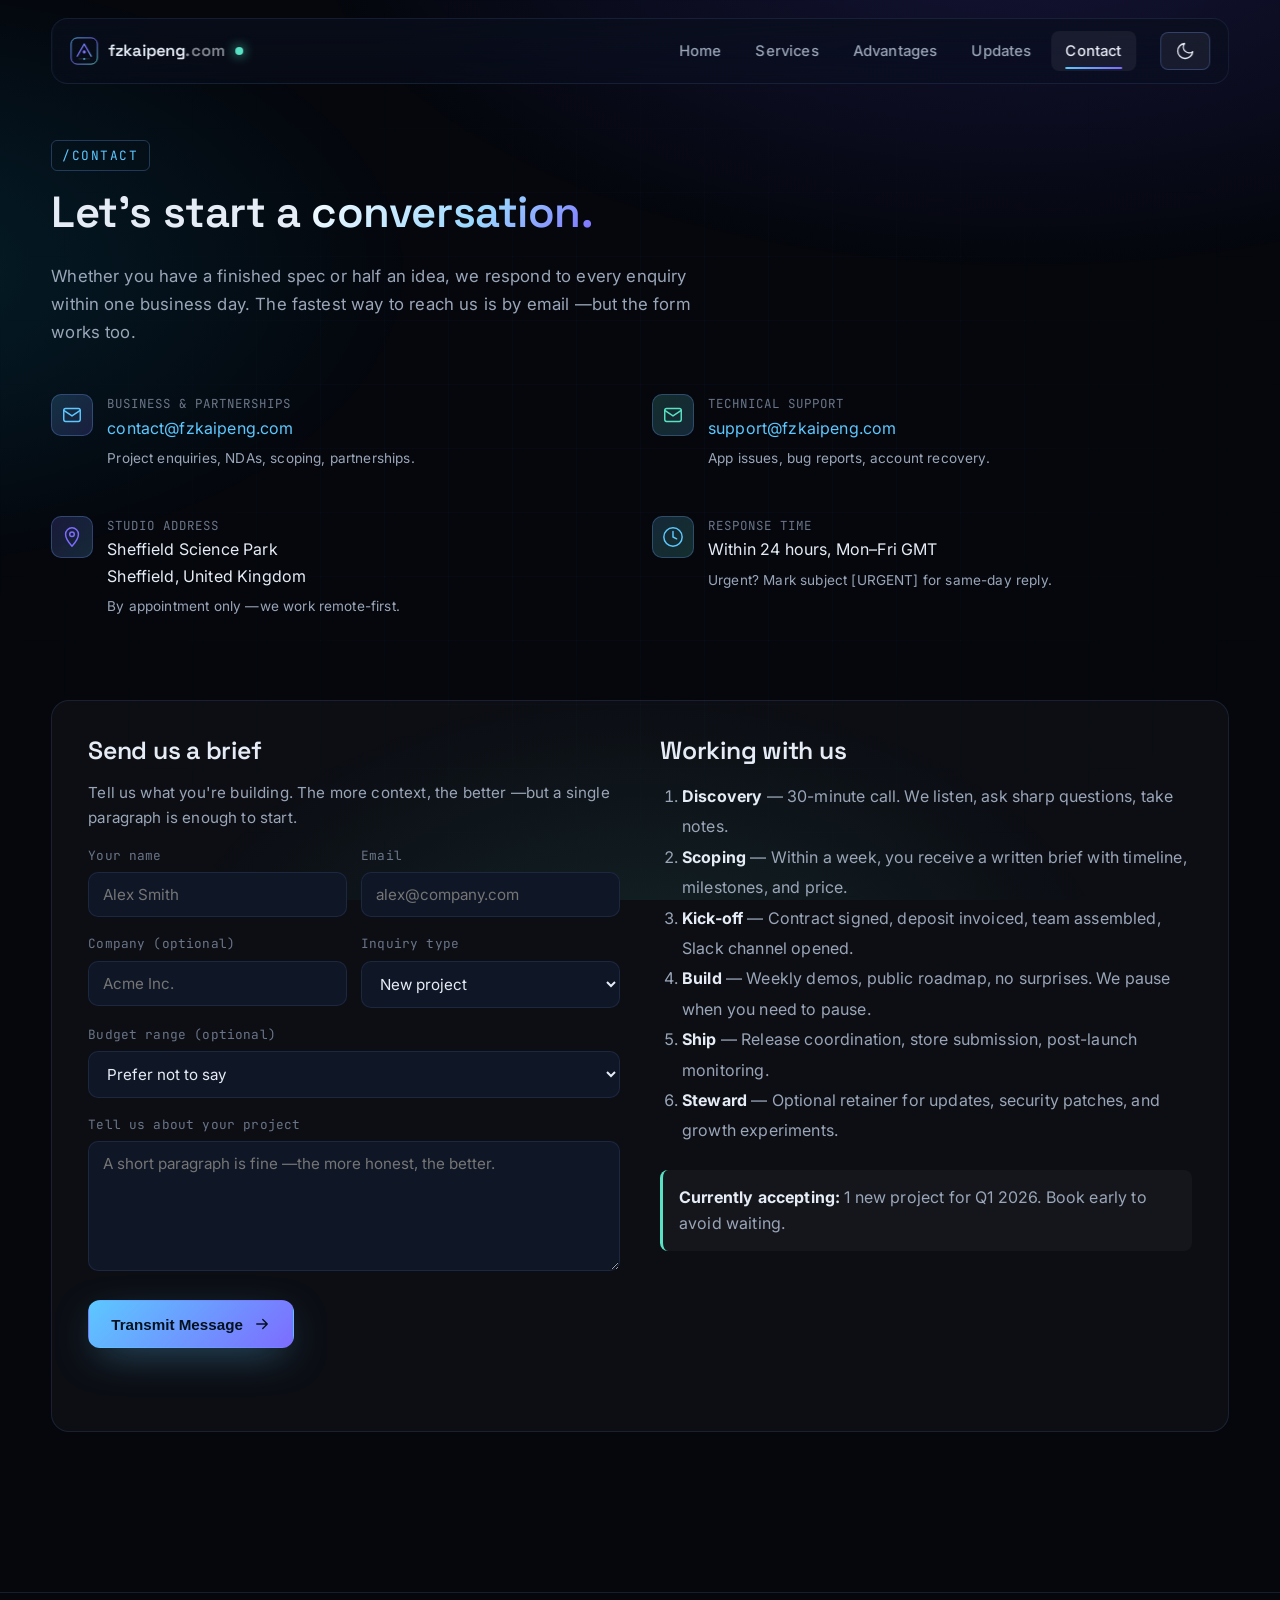
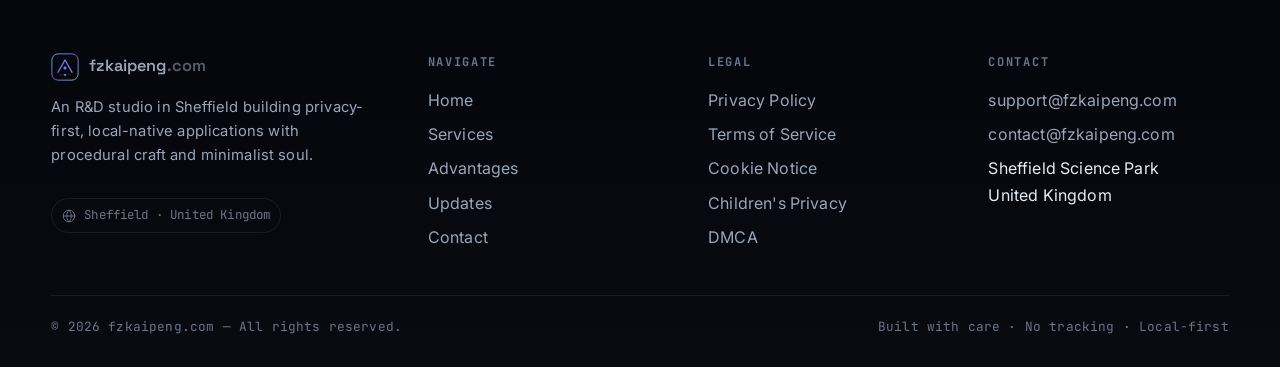
<file: contact.html>
<!DOCTYPE html>
<html lang="en">
<head>
    <meta charset="UTF-8" />
    <meta http-equiv="X-UA-Compatible" content="IE=edge" />
    <meta name="viewport" content="width=device-width, initial-scale=1.0, viewport-fit=cover" />
    <title>Contact &mdash; fzkaipeng.com</title>
    <meta name="description" content="Get in touch with fzkaipeng.com. Email contact@fzkaipeng.com or support@fzkaipeng.com. Studio in Sheffield Science Park, United Kingdom." />
    <meta name="keywords" content="fzkaipeng contact, hire studio, app development UK, Sheffield tech, indie studio contact" />
    <meta name="author" content="fzkaipeng.com" />
    <meta name="robots" content="index, follow, max-image-preview:large" />
    <meta name="theme-color" content="#05070d" />
    <link rel="canonical" href="https://fzkaipeng.com/contact.html" />
    <link rel="icon" type="image/svg+xml" href="images/icon-favicon.svg" />
    <link rel="apple-touch-icon" href="images/icon-favicon.svg" />
    <meta property="og:type" content="website" />
    <meta property="og:site_name" content="fzkaipeng.com" />
    <meta property="og:title" content="Contact &mdash; fzkaipeng.com" />
    <meta property="og:description" content="Get in touch with fzkaipeng.com. Email contact@fzkaipeng.com or support@fzkaipeng.com. Studio in Sheffield Science Park, United Kingdom." />
    <meta property="og:url" content="https://fzkaipeng.com/contact.html" />
    <meta property="og:image" content="https://fzkaipeng.com/images/og-cover.png" />
    <meta property="og:image:width" content="1200" />
    <meta property="og:image:height" content="630" />
    <meta property="og:locale" content="en_GB" />
    <meta name="twitter:card" content="summary_large_image" />
    <meta name="twitter:title" content="Contact &mdash; fzkaipeng.com" />
    <meta name="twitter:description" content="Get in touch with fzkaipeng.com. Email contact@fzkaipeng.com or support@fzkaipeng.com. Studio in Sheffield Science Park, United Kingdom." />
    <meta name="twitter:image" content="https://fzkaipeng.com/images/og-cover.png" />
    <link rel="preconnect" href="https://fonts.googleapis.com" />
    <link rel="preconnect" href="https://fonts.gstatic.com" crossorigin />
    <link rel="stylesheet" href="https://fonts.googleapis.com/css2?family=Inter:wght@400;500;600;700&family=JetBrains+Mono:wght@400;500&family=Space+Grotesk:wght@500;600;700&display=swap" />
    <link rel="stylesheet" href="css/global.css" />
</head>
<body>
<header class="nav" role="banner">
    <a class="nav-brand" href="index.html" aria-label="fzkaipeng.com home">
        <img src="images/logo.svg" alt="" width="28" height="28" />
        <span>fzkaipeng<span style="opacity:.55">.com</span></span>
        <span class="dot" aria-hidden="true"></span>
    </a>
    <nav class="nav-links" id="navLinks" aria-label="Primary">
        <a href="index.html">Home</a>
        <a href="services.html">Services</a>
        <a href="advantages.html">Advantages</a>
        <a href="updates.html">Updates</a>
        <a href="contact.html" class="active">Contact</a>
    </nav>
    <button class="nav-toggle" id="navToggle" aria-label="Toggle navigation">
        <svg viewBox="0 0 24 24" width="22" height="22" fill="none" stroke="currentColor" stroke-width="1.6" stroke-linecap="round"><path d="M4 7h16M4 12h16M4 17h16"/></svg>
    </button>
    <button class="nav-cta" id="themeToggle" aria-label="Toggle theme" style="margin-left:6px;"></button>
</header>
<section class="container" style="padding-top:140px;">
    <div class="section-head reveal" style="text-align:left;margin-left:0;margin-bottom:48px;">
        <span class="kicker">/contact</span>
        <h2>Let's start a <span class="grad">conversation.</span></h2>
        <p style="max-width:60ch;">Whether you have a finished spec or half an idea, we respond to every enquiry within one business day. The fastest way to reach us is by email &mdash;but the form works too.</p>
    </div>
    <div class="grid cols-2" style="gap:24px;margin-bottom:60px;">
        <div class="info-block reveal">
            <div class="ico" style="width:42px;height:42px;border-radius:10px;background:linear-gradient(135deg,rgba(93,200,255,.18),rgba(125,108,255,.18));display:flex;align-items:center;justify-content:center;border:1px solid var(--border-strong);color:var(--accent);">
                <svg viewBox="0 0 24 24" width="22" height="22" fill="none" stroke="currentColor" stroke-width="1.6" stroke-linecap="round" stroke-linejoin="round"><rect x="3" y="5" width="18" height="14" rx="2"/><path d="M3 7l9 6 9-6"/></svg>
            </div>
            <div>
                <div class="lbl">Business &amp; Partnerships</div>
                <div class="val"><a href="mailto:contact@fzkaipeng.com">contact@fzkaipeng.com</a></div>
                <p style="margin:6px 0 0;font-size:.85rem;">Project enquiries, NDAs, scoping, partnerships.</p>
            </div>
        </div>
        <div class="info-block reveal">
            <div class="ico" style="width:42px;height:42px;border-radius:10px;background:linear-gradient(135deg,rgba(88,225,196,.18),rgba(93,200,255,.18));display:flex;align-items:center;justify-content:center;border:1px solid var(--border-strong);color:var(--accent-3);">
                <svg viewBox="0 0 24 24" width="22" height="22" fill="none" stroke="currentColor" stroke-width="1.6" stroke-linecap="round" stroke-linejoin="round"><rect x="3" y="5" width="18" height="14" rx="2"/><path d="M3 7l9 6 9-6"/></svg>
            </div>
            <div>
                <div class="lbl">Technical Support</div>
                <div class="val"><a href="mailto:support@fzkaipeng.com">support@fzkaipeng.com</a></div>
                <p style="margin:6px 0 0;font-size:.85rem;">App issues, bug reports, account recovery.</p>
            </div>
        </div>
        <div class="info-block reveal">
            <div class="ico" style="width:42px;height:42px;border-radius:10px;background:linear-gradient(135deg,rgba(125,108,255,.18),rgba(93,200,255,.18));display:flex;align-items:center;justify-content:center;border:1px solid var(--border-strong);color:var(--accent-2);">
                <svg viewBox="0 0 24 24" width="22" height="22" fill="none" stroke="currentColor" stroke-width="1.6" stroke-linecap="round" stroke-linejoin="round"><path d="M12 22s7-7.5 7-13a7 7 0 1 0-14 0c0 5.5 7 13 7 13z"/><circle cx="12" cy="9" r="2.5"/></svg>
            </div>
            <div>
                <div class="lbl">Studio Address</div>
                <div class="val">Sheffield Science Park<br/>Sheffield, United Kingdom</div>
                <p style="margin:6px 0 0;font-size:.85rem;">By appointment only &mdash;we work remote-first.</p>
            </div>
        </div>
        <div class="info-block reveal">
            <div class="ico" style="width:42px;height:42px;border-radius:10px;background:linear-gradient(135deg,rgba(93,200,255,.18),rgba(88,225,196,.18));display:flex;align-items:center;justify-content:center;border:1px solid var(--border-strong);color:var(--accent);">
                <svg viewBox="0 0 24 24" width="22" height="22" fill="none" stroke="currentColor" stroke-width="1.6" stroke-linecap="round" stroke-linejoin="round"><circle cx="12" cy="12" r="10"/><path d="M12 6v6l4 2"/></svg>
            </div>
            <div>
                <div class="lbl">Response Time</div>
                <div class="val">Within 24 hours, Mon&ndash;Fri GMT</div>
                <p style="margin:6px 0 0;font-size:.85rem;">Urgent? Mark subject [URGENT] for same-day reply.</p>
            </div>
        </div>
    </div>    <div class="contact-grid">
        <div>
            <h3>Send us a brief</h3>
            <p style="color:var(--text-dim);font-size:.95rem;">Tell us what you're building. The more context, the better &mdash;but a single paragraph is enough to start.</p>
            <form id="contactForm" novalidate>
                <div class="row2">
                    <div class="field"><label>Your name</label><input type="text" name="name" required placeholder="Alex Smith" /></div>
                    <div class="field"><label>Email</label><input type="email" name="email" required placeholder="alex@company.com" /></div>
                </div>
                <div class="row2">
                    <div class="field"><label>Company (optional)</label><input type="text" name="company" placeholder="Acme Inc." /></div>
                    <div class="field"><label>Inquiry type</label>
                        <select name="type" required>
                            <option value="project">New project</option>
                            <option value="partnership">Partnership</option>
                            <option value="support">Existing app support</option>
                            <option value="press">Press / media</option>
                            <option value="other">Other</option>
                        </select>
                    </div>
                </div>
                <div class="field"><label>Budget range (optional)</label>
                    <select name="budget">
                        <option>Prefer not to say</option>
                        <option>Under &pound;25k</option>
                        <option>&pound;25k&ndash;&pound;75k</option>
                        <option>&pound;75k&ndash;&pound;200k</option>
                        <option>&pound;200k+</option>
                    </select>
                </div>
                <div class="field"><label>Tell us about your project</label><textarea name="message" required placeholder="A short paragraph is fine &mdash;the more honest, the better."></textarea></div>
                <button type="submit" class="btn btn-primary" style="margin-top:6px;">Transmit Message
                    <svg viewBox="0 0 24 24" width="18" height="18" fill="none" stroke="currentColor" stroke-width="1.8" stroke-linecap="round" stroke-linejoin="round"><path d="M5 12h14M13 6l6 6-6 6"/></svg>
                </button>
                <p id="cfStatus" style="margin-top:14px;font-family:var(--mono);font-size:.85rem;color:var(--accent-3);min-height:1.4em;"></p>
            </form>
        </div>
        <div>
            <h3>Working with us</h3>
            <ol style="padding-left:22px;color:var(--text-dim);line-height:1.9;">
                <li><strong style="color:var(--text)">Discovery</strong> &mdash; 30-minute call. We listen, ask sharp questions, take notes.</li>
                <li><strong style="color:var(--text)">Scoping</strong> &mdash; Within a week, you receive a written brief with timeline, milestones, and price.</li>
                <li><strong style="color:var(--text)">Kick-off</strong> &mdash; Contract signed, deposit invoiced, team assembled, Slack channel opened.</li>
                <li><strong style="color:var(--text)">Build</strong> &mdash; Weekly demos, public roadmap, no surprises. We pause when you need to pause.</li>
                <li><strong style="color:var(--text)">Ship</strong> &mdash; Release coordination, store submission, post-launch monitoring.</li>
                <li><strong style="color:var(--text)">Steward</strong> &mdash; Optional retainer for updates, security patches, and growth experiments.</li>
            </ol>
            <div class="note" style="border-left:3px solid var(--accent-3);padding:14px 16px;background:var(--panel);border-radius:8px;color:var(--text-dim);margin-top:24px;">
                <strong style="color:var(--text)">Currently accepting:</strong> 1 new project for Q1 2026. Book early to avoid waiting.
            </div>
        </div>
    </div>
</section><footer>
    <div class="container">
        <div class="footer-grid">
            <div class="footer-brand">
                <a class="nav-brand" href="index.html" style="margin-bottom:14px;">
                    <img src="images/logo.svg" alt="" width="28" height="28" />
                    <span>fzkaipeng<span style="opacity:.55">.com</span></span>
                </a>
                <p>An R&amp;D studio in Sheffield building privacy-first, local-native applications with procedural craft and minimalist soul.</p>
                <span class="badge">
                    <svg viewBox="0 0 24 24" width="14" height="14" fill="none" stroke="currentColor" stroke-width="1.6" stroke-linecap="round" stroke-linejoin="round"><circle cx="12" cy="12" r="10"/><path d="M2 12h20"/><path d="M12 2c2.5 3 4 6.5 4 10s-1.5 7-4 10c-2.5-3-4-6.5-4-10s1.5-7 4-10z"/></svg>
                    Sheffield &middot; United Kingdom
                </span>
            </div>
            <div><h6>Navigate</h6><ul>
                <li><a href="index.html">Home</a></li>
                <li><a href="services.html">Services</a></li>
                <li><a href="advantages.html">Advantages</a></li>
                <li><a href="updates.html">Updates</a></li>
                <li><a href="contact.html">Contact</a></li>
            </ul></div>
            <div><h6>Legal</h6><ul>
                <li><a href="privacy.html">Privacy Policy</a></li>
                <li><a href="terms.html">Terms of Service</a></li>
                <li><a href="privacy.html#cookies">Cookie Notice</a></li>
                <li><a href="privacy.html#children">Children's Privacy</a></li>
                <li><a href="terms.html#DMCA">DMCA</a></li>
            </ul></div>
            <div><h6>Contact</h6><ul>
                <li><a href="mailto:support@fzkaipeng.com">support@fzkaipeng.com</a></li>
                <li><a href="mailto:contact@fzkaipeng.com">contact@fzkaipeng.com</a></li>
                <li>Sheffield Science Park<br/>United Kingdom</li>
            </ul></div>
        </div>
        <div class="footer-bottom">
            <span>&copy; <span id="year">2025</span> fzkaipeng.com &mdash; All rights reserved.</span>
            <span>Built with care &middot; No tracking &middot; Local-first</span>
        </div>
    </div>
</footer>

<script src="js/main.js" defer></script>
</body>
</html>
</file>
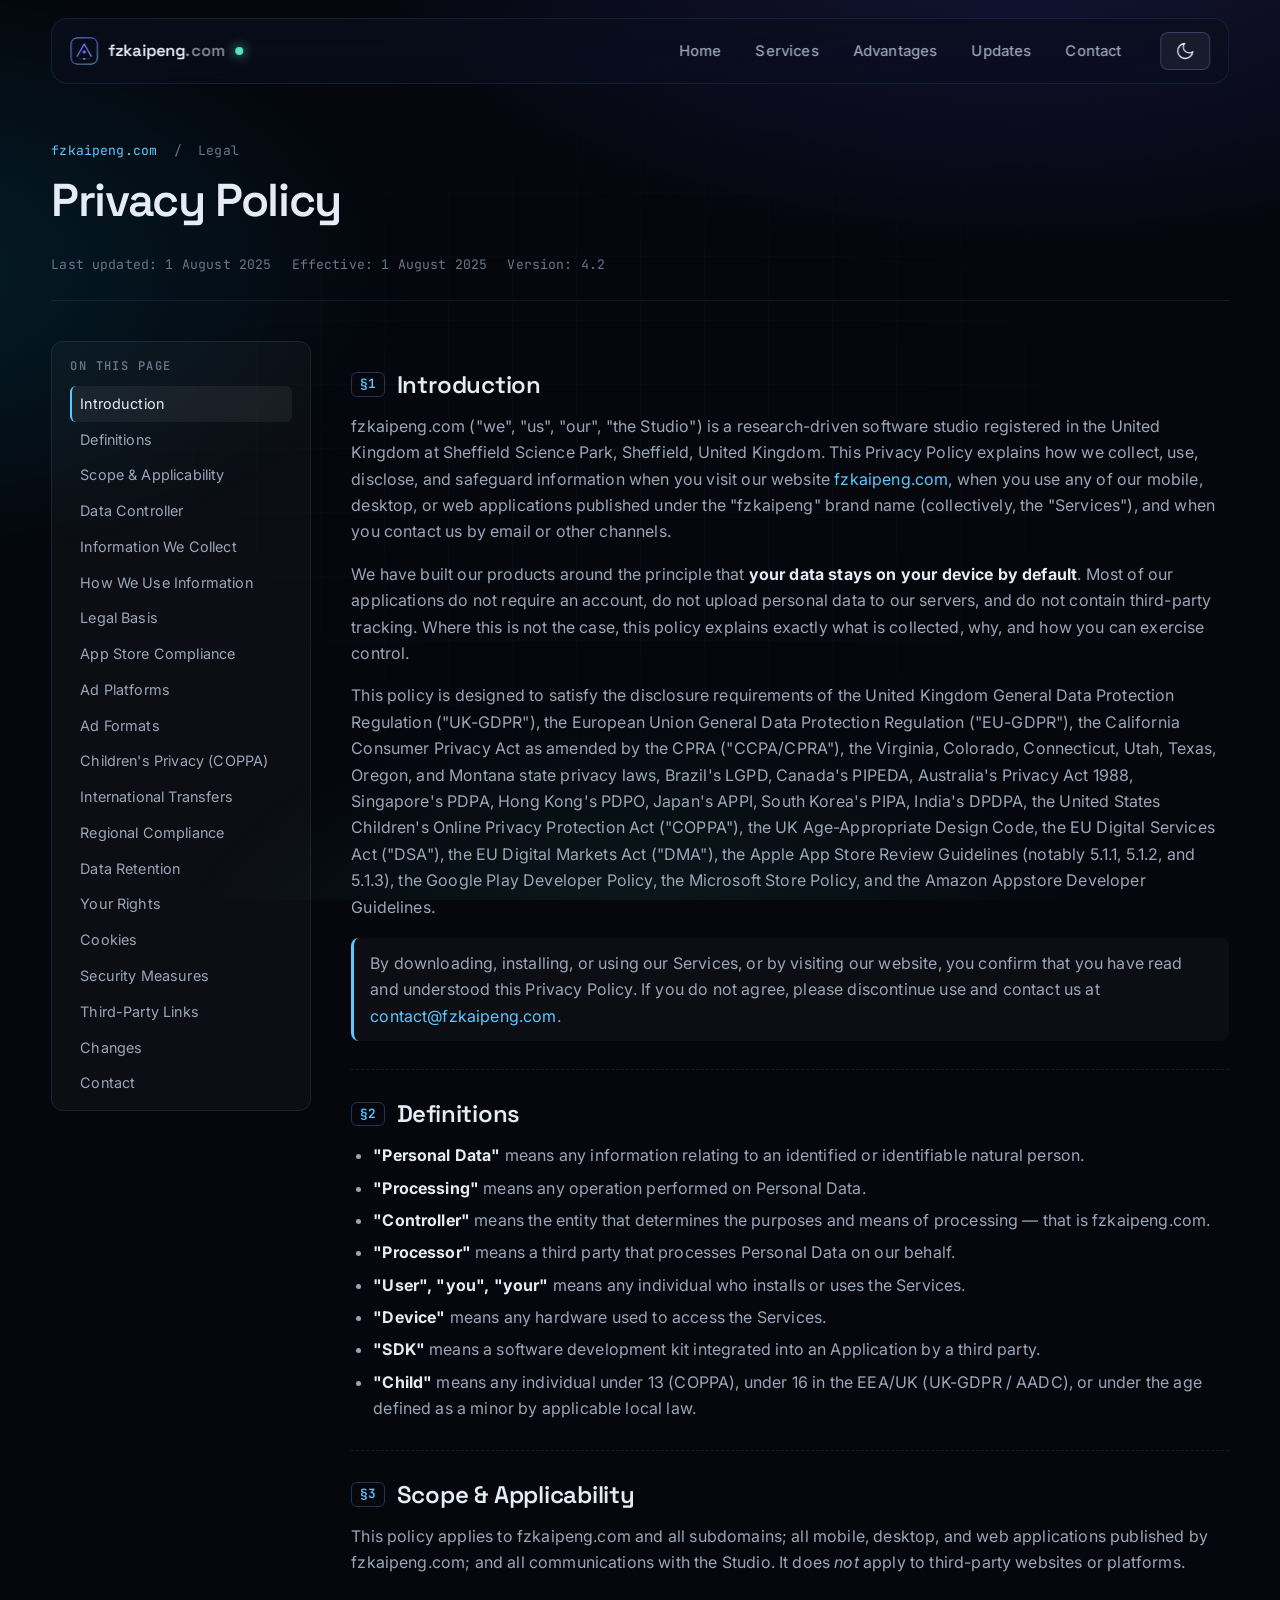
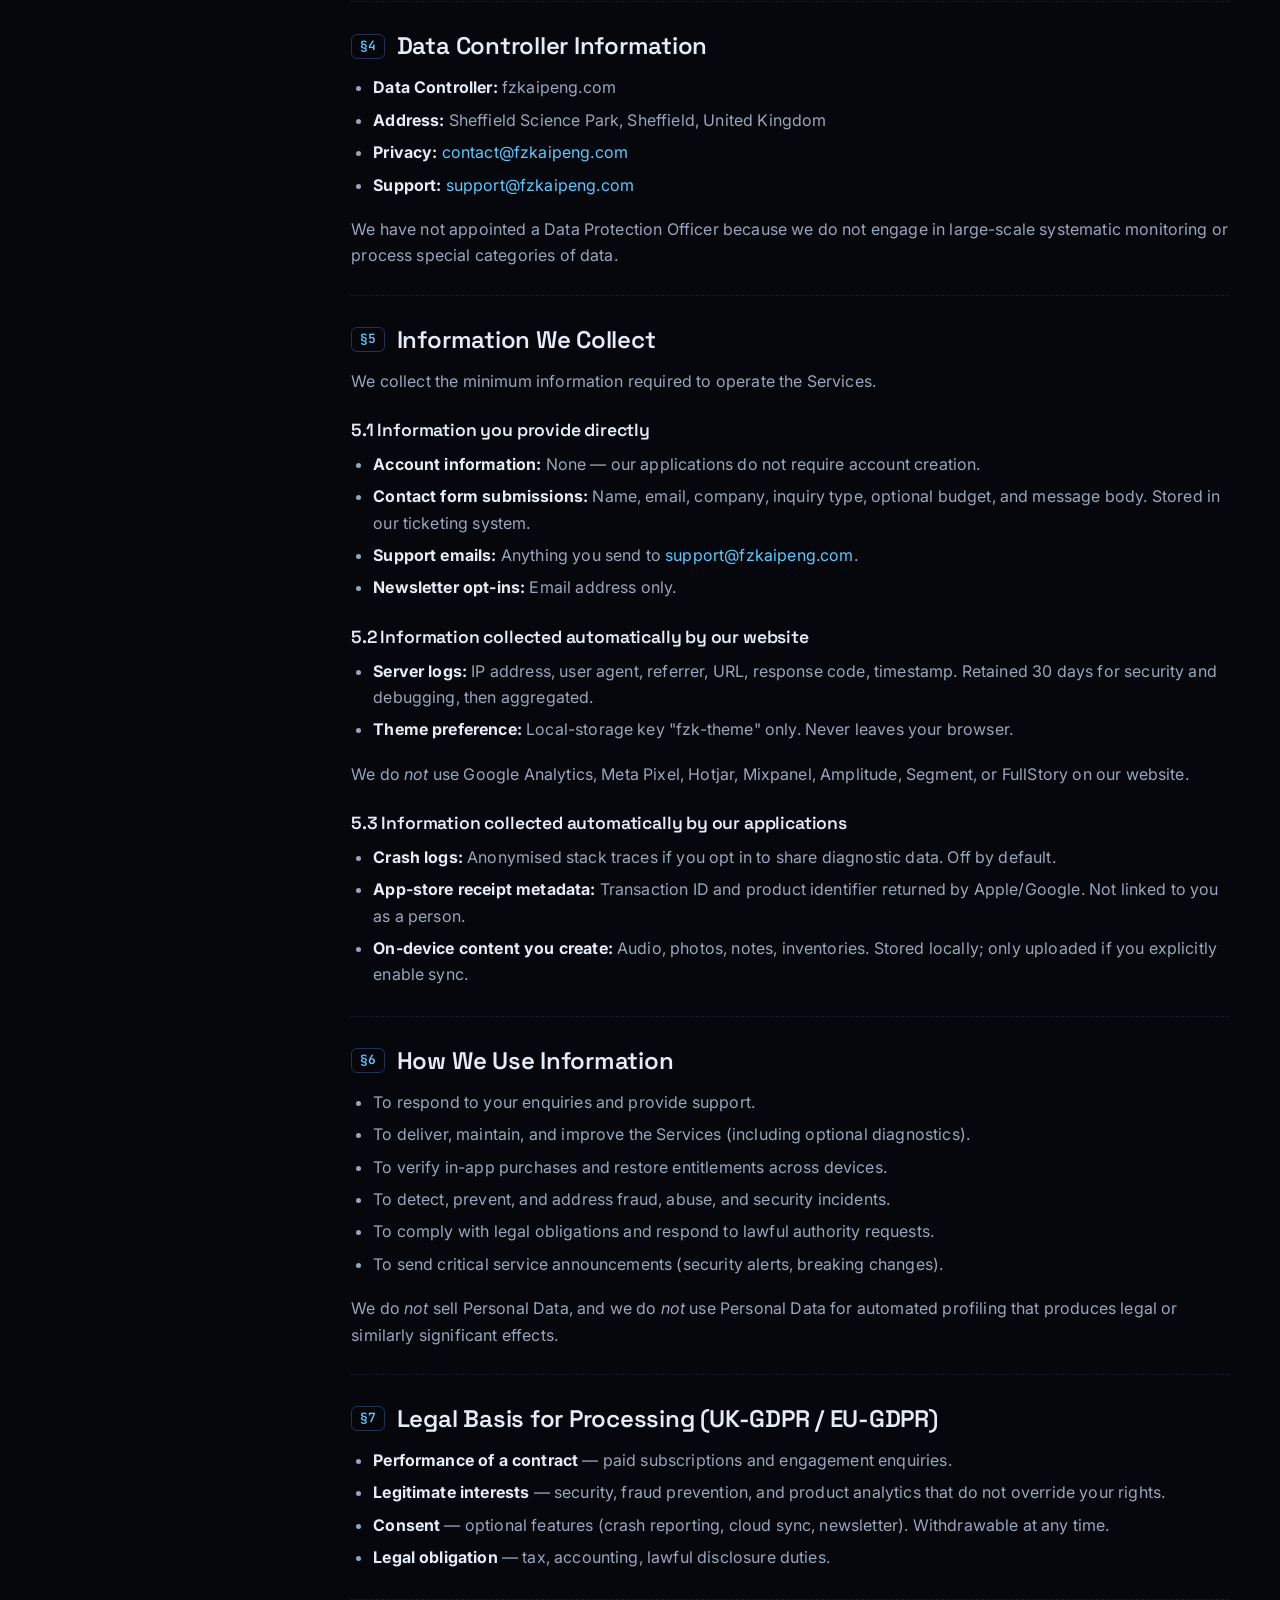
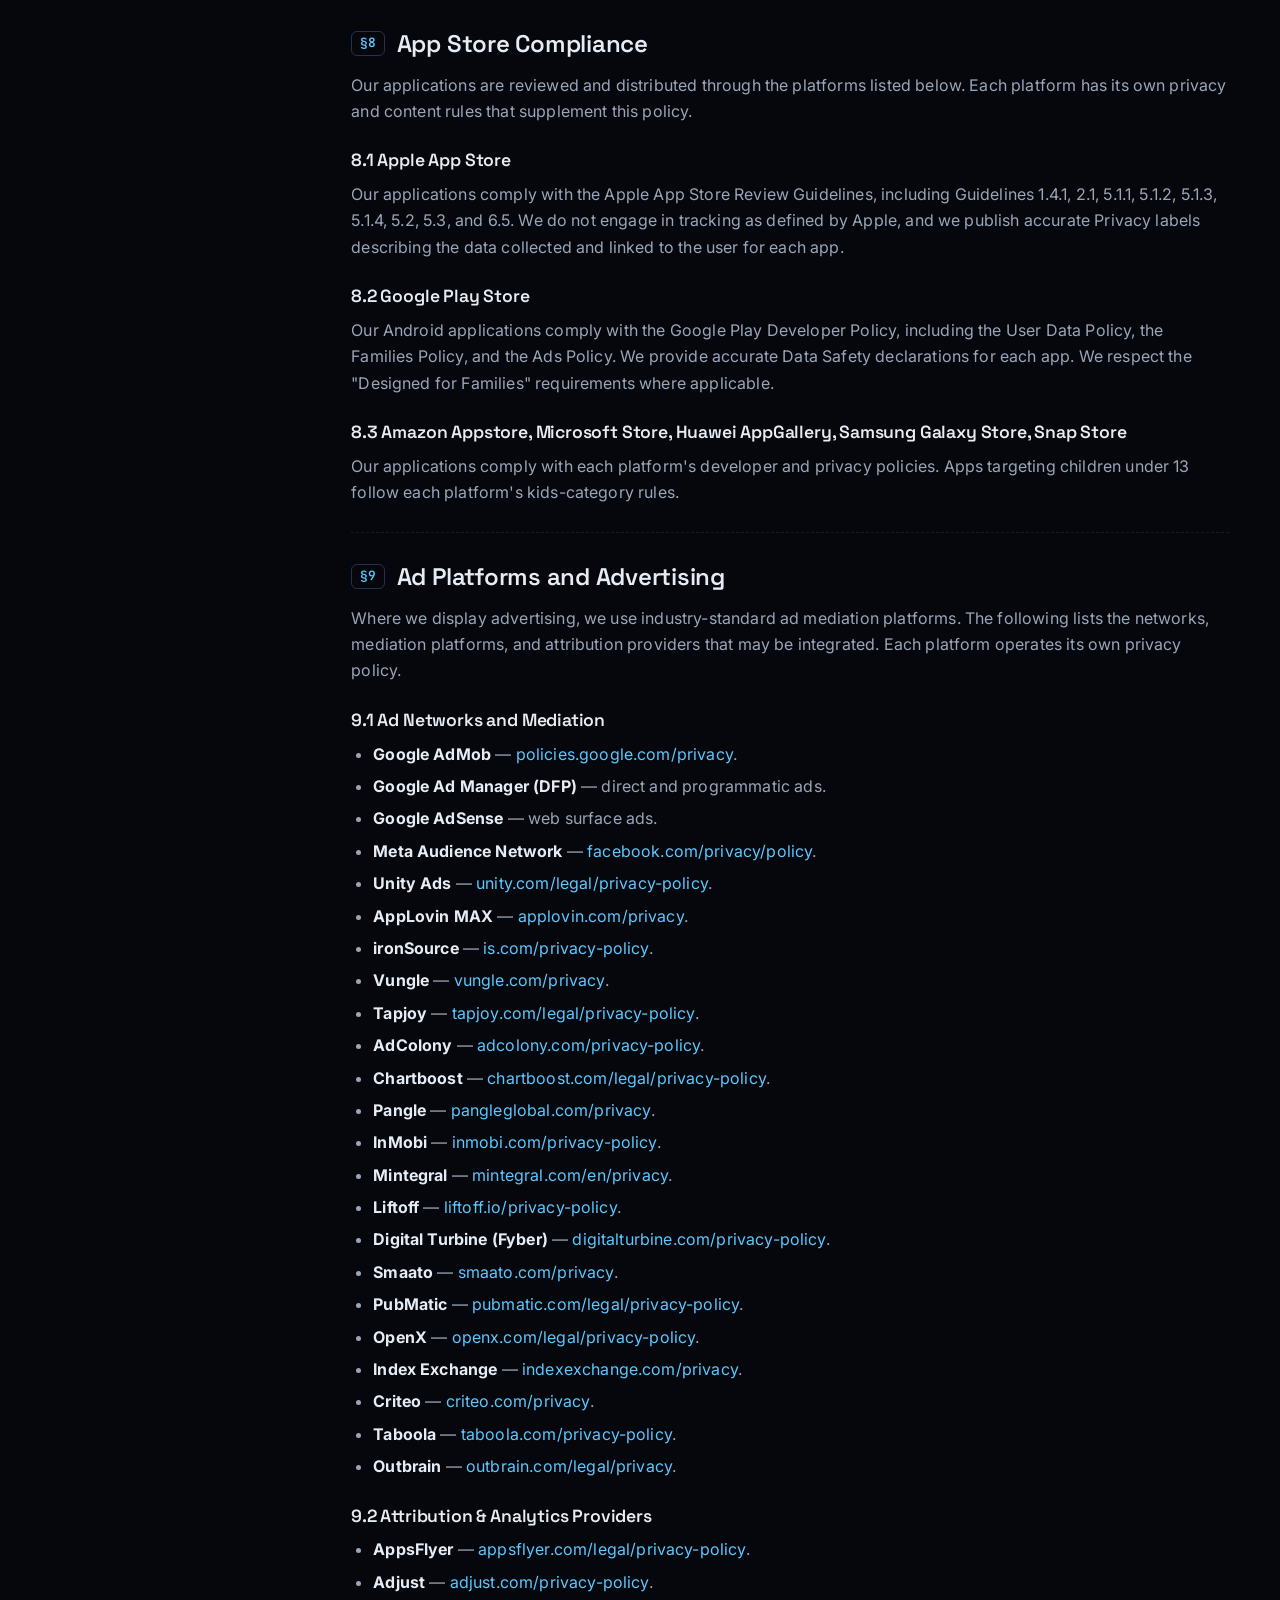
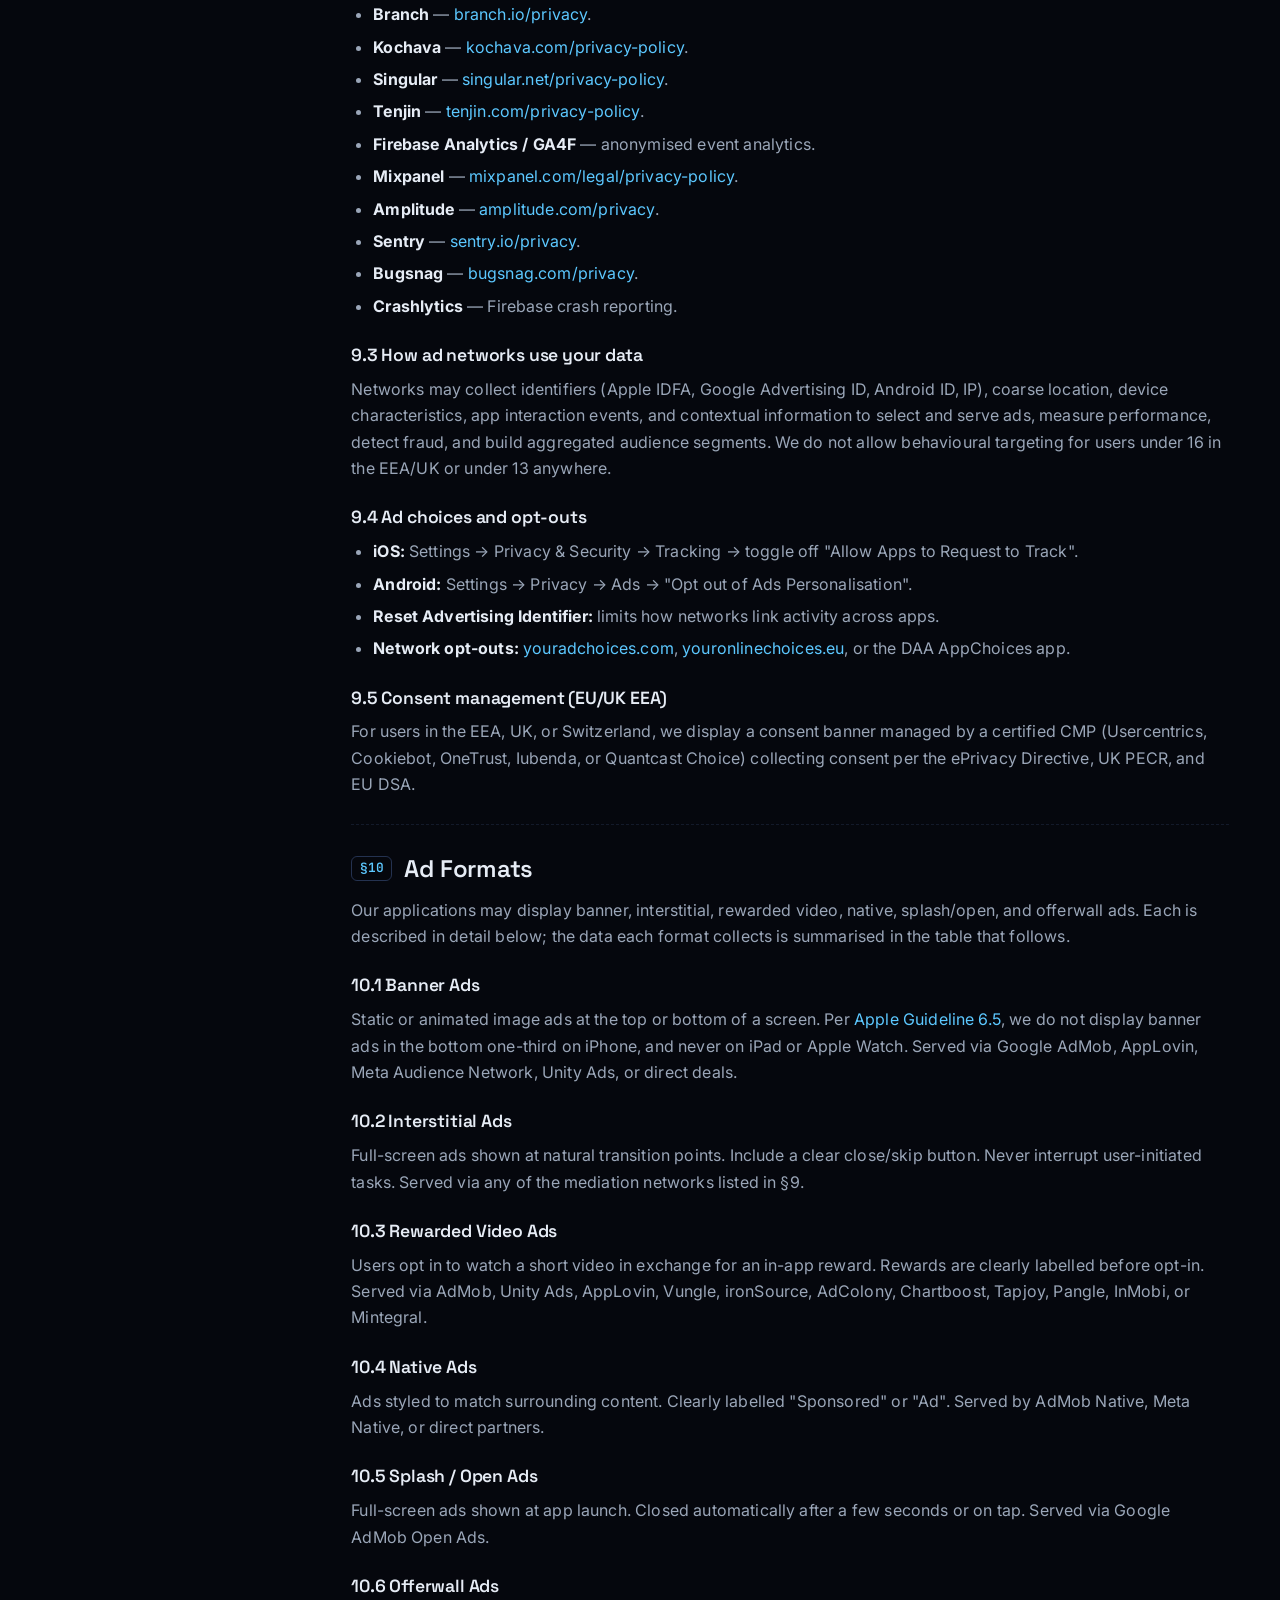
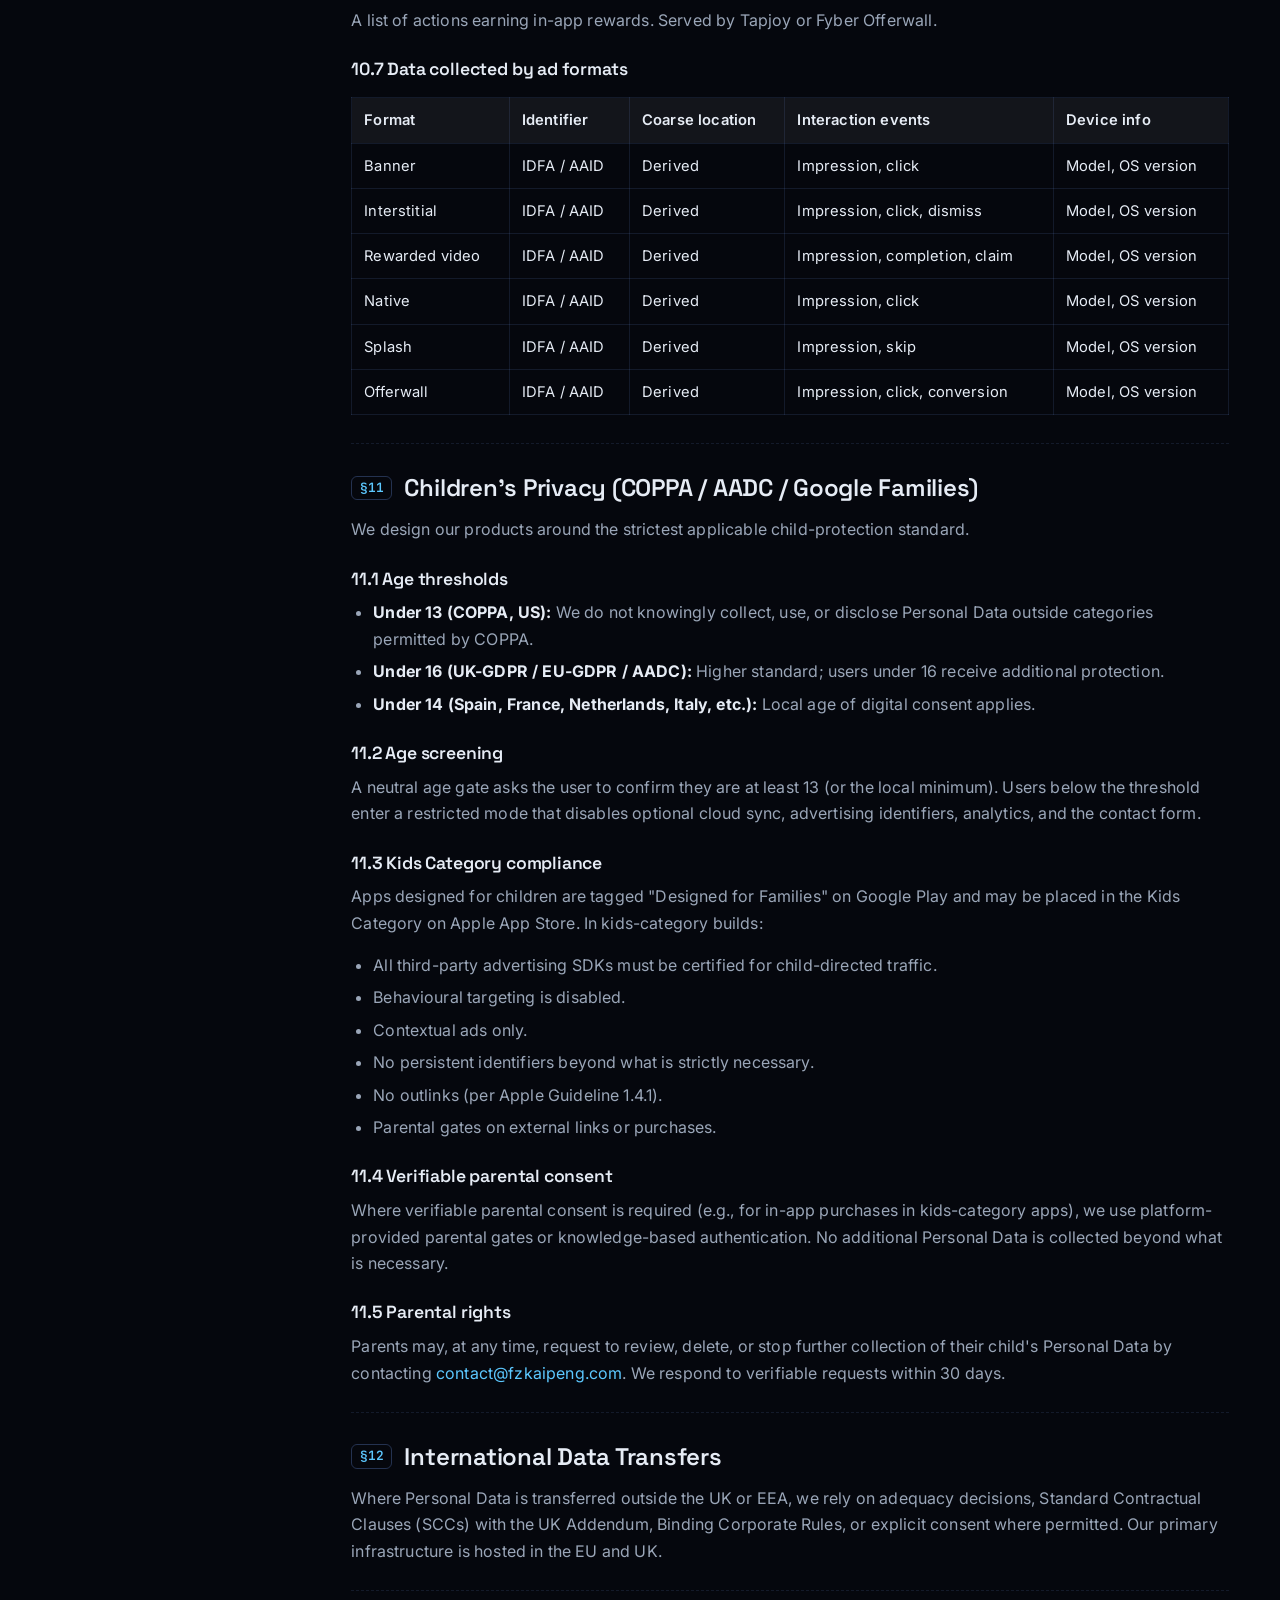
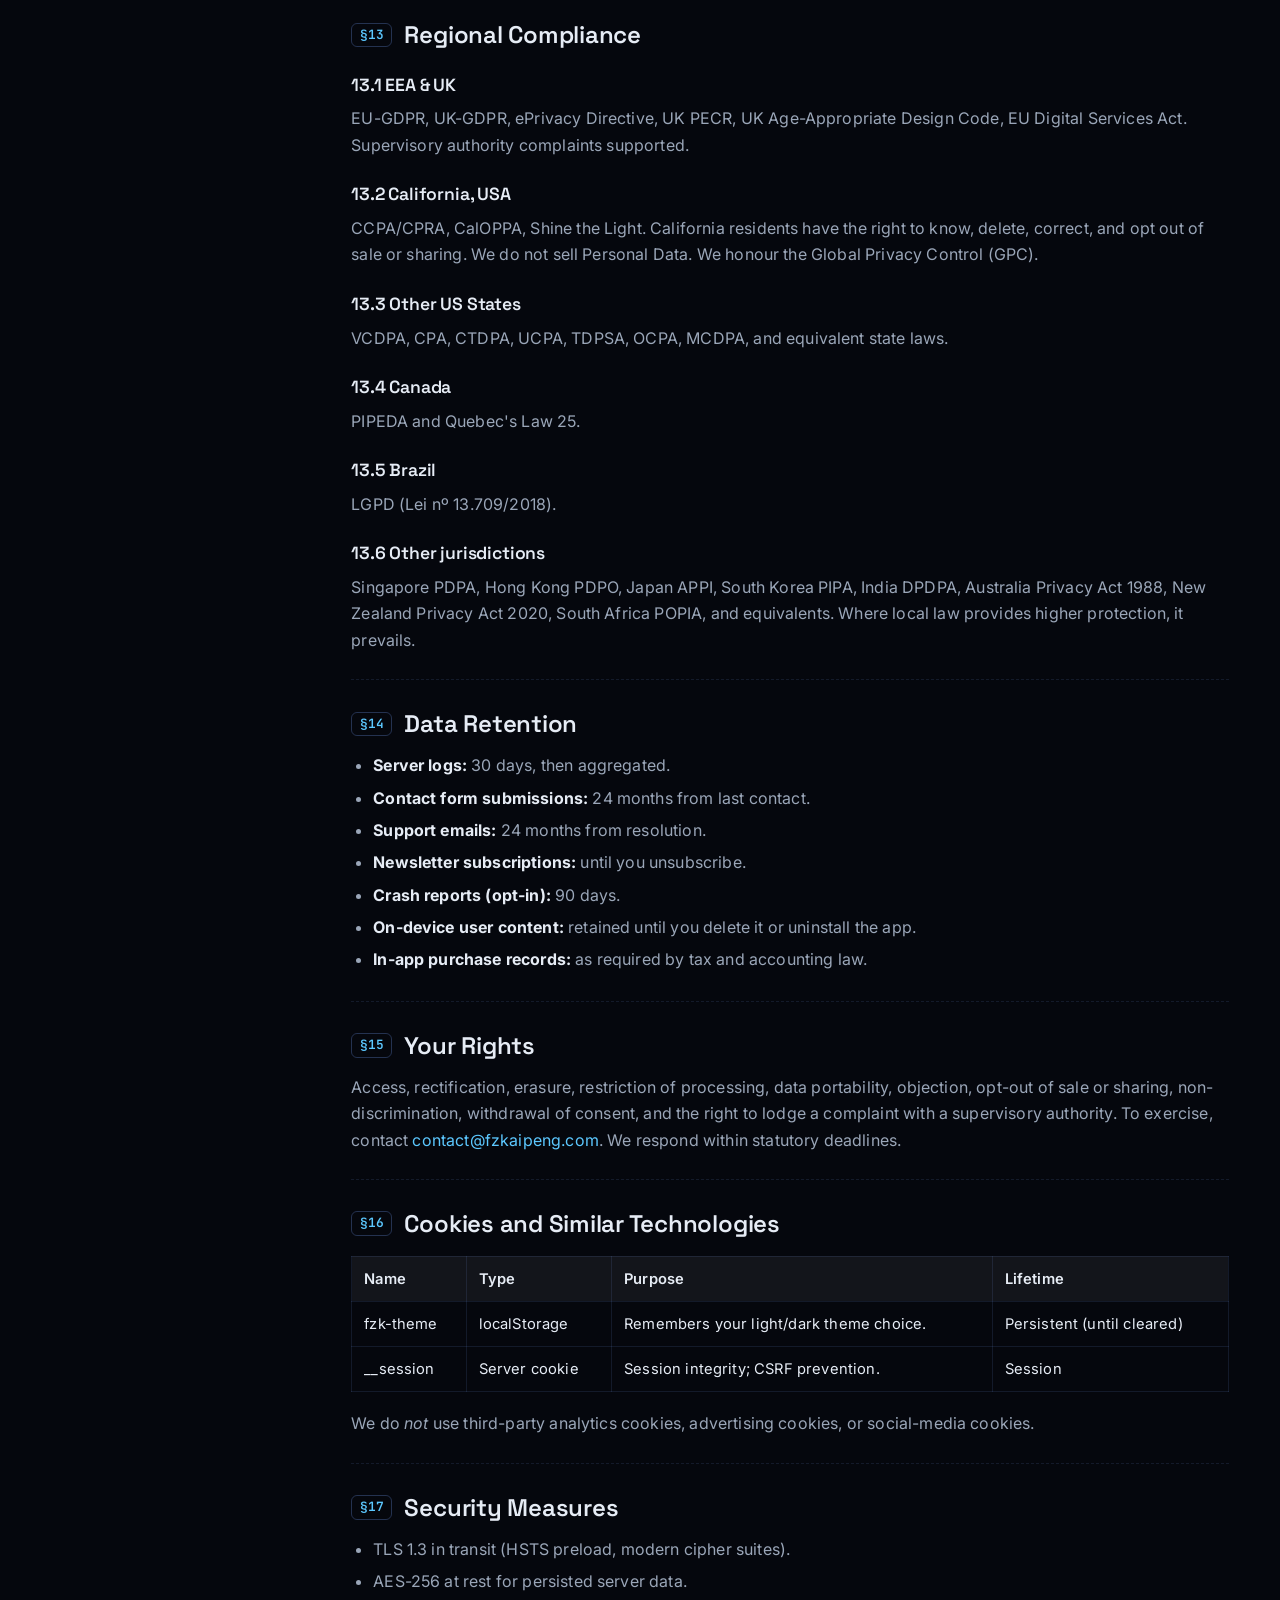
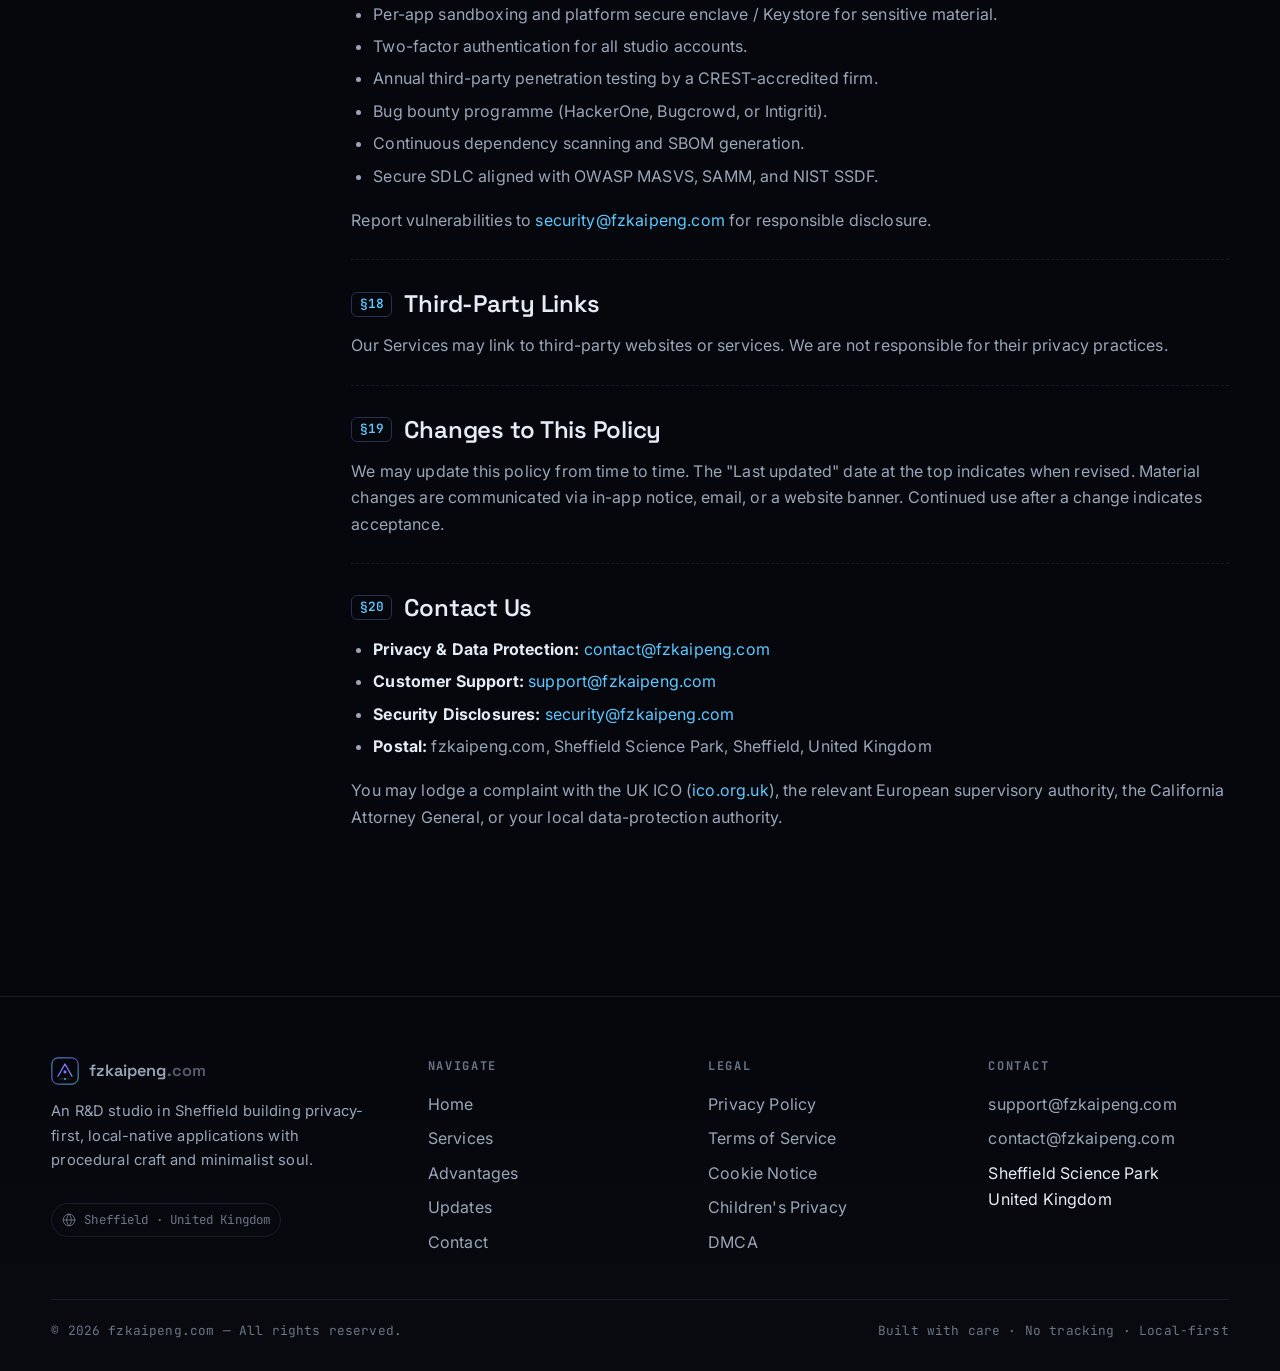
<file: privacy.html>
<!DOCTYPE html>
<html lang="en">
<head>
    <meta charset="UTF-8" />
    <meta http-equiv="X-UA-Compatible" content="IE=edge" />
    <meta name="viewport" content="width=device-width, initial-scale=1.0, viewport-fit=cover" />
    <title>Privacy Policy — fzkaipeng.com</title>
    <meta name="description" content="Privacy Policy for fzkaipeng.com and all applications published under the fzkaipeng brand. Covers GDPR, UK-GDPR, CCPA, COPPA, app store compliance, and ad platform integrations." />
    <meta name="keywords" content="privacy policy, GDPR, UK-GDPR, CCPA, COPPA, AdMob, ad policy, app privacy, fzkaipeng, data protection" />
    <meta name="author" content="fzkaipeng.com" />
    <meta name="robots" content="index, follow" />
    <meta name="theme-color" content="#05070d" />
    <link rel="canonical" href="https://fzkaipeng.com/privacy.html" />
    <link rel="icon" type="image/svg+xml" href="images/icon-favicon.svg" />
    <meta property="og:type" content="article" />
    <meta property="og:site_name" content="fzkaipeng.com" />
    <meta property="og:title" content="Privacy Policy — fzkaipeng.com" />
    <meta property="og:description" content="Comprehensive privacy policy covering GDPR, UK-GDPR, CCPA, COPPA, app store compliance, and ad platform integrations." />
    <meta property="og:url" content="https://fzkaipeng.com/privacy.html" />
    <meta property="og:image" content="https://fzkaipeng.com/images/og-cover.png" />
    <meta property="og:locale" content="en_GB" />
    <link rel="preconnect" href="https://fonts.googleapis.com" />
    <link rel="preconnect" href="https://fonts.gstatic.com" crossorigin />
    <link rel="stylesheet" href="https://fonts.googleapis.com/css2?family=Inter:wght@400;500;600;700&family=JetBrains+Mono:wght@400;500&family=Space+Grotesk:wght@500;600;700&display=swap" />
    <link rel="stylesheet" href="css/global.css" />
</head>
<body>
<header class="nav" role="banner">
    <a class="nav-brand" href="index.html" aria-label="fzkaipeng.com home">
        <img src="images/logo.svg" alt="" width="28" height="28" />
        <span>fzkaipeng<span style="opacity:.55">.com</span></span>
        <span class="dot" aria-hidden="true"></span>
    </a>
    <nav class="nav-links" id="navLinks" aria-label="Primary">
        <a href="index.html">Home</a>
        <a href="services.html">Services</a>
        <a href="advantages.html">Advantages</a>
        <a href="updates.html">Updates</a>
        <a href="contact.html">Contact</a>
    </nav>
    <button class="nav-toggle" id="navToggle" aria-label="Toggle navigation">
        <svg viewBox="0 0 24 24" width="22" height="22" fill="none" stroke="currentColor" stroke-width="1.6" stroke-linecap="round"><path d="M4 7h16M4 12h16M4 17h16"/></svg>
    </button>
    <button class="nav-cta" id="themeToggle" aria-label="Toggle theme" style="margin-left:6px;"></button>
</header>

<main class="legal-wrap">
  <div class="container">
    <header class="legal-head">
      <div class="crumb"><a href="index.html">fzkaipeng.com</a> &nbsp;/&nbsp; <span>Legal</span></div>
      <h1>Privacy Policy</h1>
      <div class="legal-meta">
        <span>Last updated: 1 August 2025</span>
        <span>Effective: 1 August 2025</span>
        <span>Version: 4.2</span>
      </div>
    </header>

    <div class="legal-grid">
      <aside class="legal-toc">
        <h5>On this page</h5>
        <a href="#Introduction">Introduction</a>
        <a href="#Definitions">Definitions</a>
        <a href="#Scope-and-Applicability">Scope &amp; Applicability</a>
        <a href="#Data-Controller-Information">Data Controller</a>
        <a href="#Information-We-Collect">Information We Collect</a>
        <a href="#How-We-Use-Information">How We Use Information</a>
        <a href="#Legal-Basis-for-Processing">Legal Basis</a>
        <a href="#App-Store-Compliance">App Store Compliance</a>
        <a href="#Ad-Platforms-and-Advertising">Ad Platforms</a>
        <a href="#Ad-Formats">Ad Formats</a>
        <a href="#Children-s-Privacy-COPPA">Children's Privacy (COPPA)</a>
        <a href="#International-Data-Transfers">International Transfers</a>
        <a href="#Regional-Compliance">Regional Compliance</a>
        <a href="#Data-Retention">Data Retention</a>
        <a href="#Your-Rights">Your Rights</a>
        <a href="#Cookies-and-Similar-Technologies">Cookies</a>
        <a href="#Security-Measures">Security Measures</a>
        <a href="#Third-Party-Links">Third-Party Links</a>
        <a href="#Changes-to-This-Policy">Changes</a>
        <a href="#Contact-Us">Contact</a>
      </aside>
      <article class="legal-body">
        <section id="Introduction">
          <h2><span class="ix">§1</span>Introduction</h2>
          <p>fzkaipeng.com ("we", "us", "our", "the Studio") is a research-driven software studio registered in the United Kingdom at Sheffield Science Park, Sheffield, United Kingdom. This Privacy Policy explains how we collect, use, disclose, and safeguard information when you visit our website <a href="https://fzkaipeng.com/">fzkaipeng.com</a>, when you use any of our mobile, desktop, or web applications published under the "fzkaipeng" brand name (collectively, the "Services"), and when you contact us by email or other channels.</p>
          <p>We have built our products around the principle that <strong style="color:var(--text)">your data stays on your device by default</strong>. Most of our applications do not require an account, do not upload personal data to our servers, and do not contain third-party tracking. Where this is not the case, this policy explains exactly what is collected, why, and how you can exercise control.</p>
          <p>This policy is designed to satisfy the disclosure requirements of the United Kingdom General Data Protection Regulation ("UK-GDPR"), the European Union General Data Protection Regulation ("EU-GDPR"), the California Consumer Privacy Act as amended by the CPRA ("CCPA/CPRA"), the Virginia, Colorado, Connecticut, Utah, Texas, Oregon, and Montana state privacy laws, Brazil's LGPD, Canada's PIPEDA, Australia's Privacy Act 1988, Singapore's PDPA, Hong Kong's PDPO, Japan's APPI, South Korea's PIPA, India's DPDPA, the United States Children's Online Privacy Protection Act ("COPPA"), the UK Age-Appropriate Design Code, the EU Digital Services Act ("DSA"), the EU Digital Markets Act ("DMA"), the Apple App Store Review Guidelines (notably 5.1.1, 5.1.2, and 5.1.3), the Google Play Developer Policy, the Microsoft Store Policy, and the Amazon Appstore Developer Guidelines.</p>
          <div class="note">By downloading, installing, or using our Services, or by visiting our website, you confirm that you have read and understood this Privacy Policy. If you do not agree, please discontinue use and contact us at <a href="mailto:contact@fzkaipeng.com">contact@fzkaipeng.com</a>.</div>
        </section>

        <section id="Definitions">
          <h2><span class="ix">§2</span>Definitions</h2>
          <ul>
            <li><strong style="color:var(--text)">"Personal Data"</strong> means any information relating to an identified or identifiable natural person.</li>
            <li><strong style="color:var(--text)">"Processing"</strong> means any operation performed on Personal Data.</li>
            <li><strong style="color:var(--text)">"Controller"</strong> means the entity that determines the purposes and means of processing — that is fzkaipeng.com.</li>
            <li><strong style="color:var(--text)">"Processor"</strong> means a third party that processes Personal Data on our behalf.</li>
            <li><strong style="color:var(--text)">"User", "you", "your"</strong> means any individual who installs or uses the Services.</li>
            <li><strong style="color:var(--text)">"Device"</strong> means any hardware used to access the Services.</li>
            <li><strong style="color:var(--text)">"SDK"</strong> means a software development kit integrated into an Application by a third party.</li>
            <li><strong style="color:var(--text)">"Child"</strong> means any individual under 13 (COPPA), under 16 in the EEA/UK (UK-GDPR / AADC), or under the age defined as a minor by applicable local law.</li>
          </ul>
        </section>

        <section id="Scope-and-Applicability">
          <h2><span class="ix">§3</span>Scope &amp; Applicability</h2>
          <p>This policy applies to fzkaipeng.com and all subdomains; all mobile, desktop, and web applications published by fzkaipeng.com; and all communications with the Studio. It does <em>not</em> apply to third-party websites or platforms.</p>
        </section>

        <section id="Data-Controller-Information">
          <h2><span class="ix">§4</span>Data Controller Information</h2>
          <ul>
            <li><strong style="color:var(--text)">Data Controller:</strong> fzkaipeng.com</li>
            <li><strong style="color:var(--text)">Address:</strong> Sheffield Science Park, Sheffield, United Kingdom</li>
            <li><strong style="color:var(--text)">Privacy:</strong> <a href="mailto:contact@fzkaipeng.com">contact@fzkaipeng.com</a></li>
            <li><strong style="color:var(--text)">Support:</strong> <a href="mailto:support@fzkaipeng.com">support@fzkaipeng.com</a></li>
          </ul>
          <p>We have not appointed a Data Protection Officer because we do not engage in large-scale systematic monitoring or process special categories of data.</p>
        </section>

        <section id="Information-We-Collect">
          <h2><span class="ix">§5</span>Information We Collect</h2>
          <p>We collect the minimum information required to operate the Services.</p>
          <h3>5.1 Information you provide directly</h3>
          <ul>
            <li><strong style="color:var(--text)">Account information:</strong> None — our applications do not require account creation.</li>
            <li><strong style="color:var(--text)">Contact form submissions:</strong> Name, email, company, inquiry type, optional budget, and message body. Stored in our ticketing system.</li>
            <li><strong style="color:var(--text)">Support emails:</strong> Anything you send to <a href="mailto:support@fzkaipeng.com">support@fzkaipeng.com</a>.</li>
            <li><strong style="color:var(--text)">Newsletter opt-ins:</strong> Email address only.</li>
          </ul>
          <h3>5.2 Information collected automatically by our website</h3>
          <ul>
            <li><strong style="color:var(--text)">Server logs:</strong> IP address, user agent, referrer, URL, response code, timestamp. Retained 30 days for security and debugging, then aggregated.</li>
            <li><strong style="color:var(--text)">Theme preference:</strong> Local-storage key "fzk-theme" only. Never leaves your browser.</li>
          </ul>
          <p>We do <em>not</em> use Google Analytics, Meta Pixel, Hotjar, Mixpanel, Amplitude, Segment, or FullStory on our website.</p>
          <h3>5.3 Information collected automatically by our applications</h3>
          <ul>
            <li><strong style="color:var(--text)">Crash logs:</strong> Anonymised stack traces if you opt in to share diagnostic data. Off by default.</li>
            <li><strong style="color:var(--text)">App-store receipt metadata:</strong> Transaction ID and product identifier returned by Apple/Google. Not linked to you as a person.</li>
            <li><strong style="color:var(--text)">On-device content you create:</strong> Audio, photos, notes, inventories. Stored locally; only uploaded if you explicitly enable sync.</li>
          </ul>
        </section>

        <section id="How-We-Use-Information">
          <h2><span class="ix">§6</span>How We Use Information</h2>
          <ul>
            <li>To respond to your enquiries and provide support.</li>
            <li>To deliver, maintain, and improve the Services (including optional diagnostics).</li>
            <li>To verify in-app purchases and restore entitlements across devices.</li>
            <li>To detect, prevent, and address fraud, abuse, and security incidents.</li>
            <li>To comply with legal obligations and respond to lawful authority requests.</li>
            <li>To send critical service announcements (security alerts, breaking changes).</li>
          </ul>
          <p>We do <em>not</em> sell Personal Data, and we do <em>not</em> use Personal Data for automated profiling that produces legal or similarly significant effects.</p>
        </section>

        <section id="Legal-Basis-for-Processing">
          <h2><span class="ix">§7</span>Legal Basis for Processing (UK-GDPR / EU-GDPR)</h2>
          <ul>
            <li><strong style="color:var(--text)">Performance of a contract</strong> — paid subscriptions and engagement enquiries.</li>
            <li><strong style="color:var(--text)">Legitimate interests</strong> — security, fraud prevention, and product analytics that do not override your rights.</li>
            <li><strong style="color:var(--text)">Consent</strong> — optional features (crash reporting, cloud sync, newsletter). Withdrawable at any time.</li>
            <li><strong style="color:var(--text)">Legal obligation</strong> — tax, accounting, lawful disclosure duties.</li>
          </ul>
        </section>

        <section id="App-Store-Compliance">
          <h2><span class="ix">§8</span>App Store Compliance</h2>
          <p>Our applications are reviewed and distributed through the platforms listed below. Each platform has its own privacy and content rules that supplement this policy.</p>
          <h3>8.1 Apple App Store</h3>
          <p>Our applications comply with the Apple App Store Review Guidelines, including Guidelines 1.4.1, 2.1, 5.1.1, 5.1.2, 5.1.3, 5.1.4, 5.2, 5.3, and 6.5. We do not engage in tracking as defined by Apple, and we publish accurate Privacy labels describing the data collected and linked to the user for each app.</p>
          <h3>8.2 Google Play Store</h3>
          <p>Our Android applications comply with the Google Play Developer Policy, including the User Data Policy, the Families Policy, and the Ads Policy. We provide accurate Data Safety declarations for each app. We respect the "Designed for Families" requirements where applicable.</p>
          <h3>8.3 Amazon Appstore, Microsoft Store, Huawei AppGallery, Samsung Galaxy Store, Snap Store</h3>
          <p>Our applications comply with each platform's developer and privacy policies. Apps targeting children under 13 follow each platform's kids-category rules.</p>
        </section>

        <section id="Ad-Platforms-and-Advertising">
          <h2><span class="ix">§9</span>Ad Platforms and Advertising</h2>
          <p>Where we display advertising, we use industry-standard ad mediation platforms. The following lists the networks, mediation platforms, and attribution providers that may be integrated. Each platform operates its own privacy policy.</p>
          <h3>9.1 Ad Networks and Mediation</h3>
          <ul>
            <li><strong style="color:var(--text)">Google AdMob</strong> — <a href="https://policies.google.com/privacy" target="_blank" rel="noopener">policies.google.com/privacy</a>.</li>
            <li><strong style="color:var(--text)">Google Ad Manager (DFP)</strong> — direct and programmatic ads.</li>
            <li><strong style="color:var(--text)">Google AdSense</strong> — web surface ads.</li>
            <li><strong style="color:var(--text)">Meta Audience Network</strong> — <a href="https://www.facebook.com/privacy/policy/" target="_blank" rel="noopener">facebook.com/privacy/policy</a>.</li>
            <li><strong style="color:var(--text)">Unity Ads</strong> — <a href="https://unity.com/legal/privacy-policy" target="_blank" rel="noopener">unity.com/legal/privacy-policy</a>.</li>
            <li><strong style="color:var(--text)">AppLovin MAX</strong> — <a href="https://www.applovin.com/privacy/" target="_blank" rel="noopener">applovin.com/privacy</a>.</li>
            <li><strong style="color:var(--text)">ironSource</strong> — <a href="https://www.is.com/privacy-policy" target="_blank" rel="noopener">is.com/privacy-policy</a>.</li>
            <li><strong style="color:var(--text)">Vungle</strong> — <a href="https://vungle.com/privacy/" target="_blank" rel="noopener">vungle.com/privacy</a>.</li>
            <li><strong style="color:var(--text)">Tapjoy</strong> — <a href="https://www.tapjoy.com/legal/privacy-policy/" target="_blank" rel="noopener">tapjoy.com/legal/privacy-policy</a>.</li>
            <li><strong style="color:var(--text)">AdColony</strong> — <a href="https://www.adcolony.com/privacy-policy/" target="_blank" rel="noopener">adcolony.com/privacy-policy</a>.</li>
            <li><strong style="color:var(--text)">Chartboost</strong> — <a href="https://www.chartboost.com/legal/privacy-policy/" target="_blank" rel="noopener">chartboost.com/legal/privacy-policy</a>.</li>
            <li><strong style="color:var(--text)">Pangle</strong> — <a href="https://www.pangleglobal.com/privacy" target="_blank" rel="noopener">pangleglobal.com/privacy</a>.</li>
            <li><strong style="color:var(--text)">InMobi</strong> — <a href="https://www.inmobi.com/privacy-policy" target="_blank" rel="noopener">inmobi.com/privacy-policy</a>.</li>
            <li><strong style="color:var(--text)">Mintegral</strong> — <a href="https://www.mintegral.com/en/privacy" target="_blank" rel="noopener">mintegral.com/en/privacy</a>.</li>
            <li><strong style="color:var(--text)">Liftoff</strong> — <a href="https://liftoff.io/privacy-policy/" target="_blank" rel="noopener">liftoff.io/privacy-policy</a>.</li>
            <li><strong style="color:var(--text)">Digital Turbine (Fyber)</strong> — <a href="https://www.digitalturbine.com/privacy-policy/" target="_blank" rel="noopener">digitalturbine.com/privacy-policy</a>.</li>
            <li><strong style="color:var(--text)">Smaato</strong> — <a href="https://www.smaato.com/privacy/" target="_blank" rel="noopener">smaato.com/privacy</a>.</li>
            <li><strong style="color:var(--text)">PubMatic</strong> — <a href="https://pubmatic.com/legal/privacy-policy/" target="_blank" rel="noopener">pubmatic.com/legal/privacy-policy</a>.</li>
            <li><strong style="color:var(--text)">OpenX</strong> — <a href="https://www.openx.com/legal/privacy-policy/" target="_blank" rel="noopener">openx.com/legal/privacy-policy</a>.</li>
            <li><strong style="color:var(--text)">Index Exchange</strong> — <a href="https://www.indexexchange.com/privacy/" target="_blank" rel="noopener">indexexchange.com/privacy</a>.</li>
            <li><strong style="color:var(--text)">Criteo</strong> — <a href="https://www.criteo.com/privacy/" target="_blank" rel="noopener">criteo.com/privacy</a>.</li>
            <li><strong style="color:var(--text)">Taboola</strong> — <a href="https://www.taboola.com/privacy-policy" target="_blank" rel="noopener">taboola.com/privacy-policy</a>.</li>
            <li><strong style="color:var(--text)">Outbrain</strong> — <a href="https://www.outbrain.com/legal/privacy" target="_blank" rel="noopener">outbrain.com/legal/privacy</a>.</li>
          </ul>
          <h3>9.2 Attribution &amp; Analytics Providers</h3>
          <ul>
            <li><strong style="color:var(--text)">AppsFlyer</strong> — <a href="https://www.appsflyer.com/legal/privacy-policy/" target="_blank" rel="noopener">appsflyer.com/legal/privacy-policy</a>.</li>
            <li><strong style="color:var(--text)">Adjust</strong> — <a href="https://www.adjust.com/privacy-policy/" target="_blank" rel="noopener">adjust.com/privacy-policy</a>.</li>
            <li><strong style="color:var(--text)">Branch</strong> — <a href="https://branch.io/privacy/" target="_blank" rel="noopener">branch.io/privacy</a>.</li>
            <li><strong style="color:var(--text)">Kochava</strong> — <a href="https://www.kochava.com/privacy-policy/" target="_blank" rel="noopener">kochava.com/privacy-policy</a>.</li>
            <li><strong style="color:var(--text)">Singular</strong> — <a href="https://www.singular.net/privacy-policy/" target="_blank" rel="noopener">singular.net/privacy-policy</a>.</li>
            <li><strong style="color:var(--text)">Tenjin</strong> — <a href="https://www.tenjin.com/privacy-policy/" target="_blank" rel="noopener">tenjin.com/privacy-policy</a>.</li>
            <li><strong style="color:var(--text)">Firebase Analytics / GA4F</strong> — anonymised event analytics.</li>
            <li><strong style="color:var(--text)">Mixpanel</strong> — <a href="https://mixpanel.com/legal/privacy-policy/" target="_blank" rel="noopener">mixpanel.com/legal/privacy-policy</a>.</li>
            <li><strong style="color:var(--text)">Amplitude</strong> — <a href="https://amplitude.com/privacy" target="_blank" rel="noopener">amplitude.com/privacy</a>.</li>
            <li><strong style="color:var(--text)">Sentry</strong> — <a href="https://sentry.io/privacy/" target="_blank" rel="noopener">sentry.io/privacy</a>.</li>
            <li><strong style="color:var(--text)">Bugsnag</strong> — <a href="https://www.bugsnag.com/privacy" target="_blank" rel="noopener">bugsnag.com/privacy</a>.</li>
            <li><strong style="color:var(--text)">Crashlytics</strong> — Firebase crash reporting.</li>
          </ul>
          <h3>9.3 How ad networks use your data</h3>
          <p>Networks may collect identifiers (Apple IDFA, Google Advertising ID, Android ID, IP), coarse location, device characteristics, app interaction events, and contextual information to select and serve ads, measure performance, detect fraud, and build aggregated audience segments. We do not allow behavioural targeting for users under 16 in the EEA/UK or under 13 anywhere.</p>
          <h3>9.4 Ad choices and opt-outs</h3>
          <ul>
            <li><strong style="color:var(--text)">iOS:</strong> Settings → Privacy &amp; Security → Tracking → toggle off "Allow Apps to Request to Track".</li>
            <li><strong style="color:var(--text)">Android:</strong> Settings → Privacy → Ads → "Opt out of Ads Personalisation".</li>
            <li><strong style="color:var(--text)">Reset Advertising Identifier:</strong> limits how networks link activity across apps.</li>
            <li><strong style="color:var(--text)">Network opt-outs:</strong> <a href="https://youradchoices.com" target="_blank" rel="noopener">youradchoices.com</a>, <a href="https://www.youronlinechoices.eu" target="_blank" rel="noopener">youronlinechoices.eu</a>, or the DAA AppChoices app.</li>
          </ul>
          <h3>9.5 Consent management (EU/UK EEA)</h3>
          <p>For users in the EEA, UK, or Switzerland, we display a consent banner managed by a certified CMP (Usercentrics, Cookiebot, OneTrust, Iubenda, or Quantcast Choice) collecting consent per the ePrivacy Directive, UK PECR, and EU DSA.</p>
        </section>

        <section id="Ad-Formats">
          <h2><span class="ix">§10</span>Ad Formats</h2>
          <p>Our applications may display banner, interstitial, rewarded video, native, splash/open, and offerwall ads. Each is described in detail below; the data each format collects is summarised in the table that follows.</p>
          <h3>10.1 Banner Ads</h3>
          <p>Static or animated image ads at the top or bottom of a screen. Per <a href="https://support.google.com/admob/answer/6275025" target="_blank" rel="noopener">Apple Guideline 6.5</a>, we do not display banner ads in the bottom one-third on iPhone, and never on iPad or Apple Watch. Served via Google AdMob, AppLovin, Meta Audience Network, Unity Ads, or direct deals.</p>
          <h3>10.2 Interstitial Ads</h3>
          <p>Full-screen ads shown at natural transition points. Include a clear close/skip button. Never interrupt user-initiated tasks. Served via any of the mediation networks listed in §9.</p>
          <h3>10.3 Rewarded Video Ads</h3>
          <p>Users opt in to watch a short video in exchange for an in-app reward. Rewards are clearly labelled before opt-in. Served via AdMob, Unity Ads, AppLovin, Vungle, ironSource, AdColony, Chartboost, Tapjoy, Pangle, InMobi, or Mintegral.</p>
          <h3>10.4 Native Ads</h3>
          <p>Ads styled to match surrounding content. Clearly labelled "Sponsored" or "Ad". Served by AdMob Native, Meta Native, or direct partners.</p>
          <h3>10.5 Splash / Open Ads</h3>
          <p>Full-screen ads shown at app launch. Closed automatically after a few seconds or on tap. Served via Google AdMob Open Ads.</p>
          <h3>10.6 Offerwall Ads</h3>
          <p>A list of actions earning in-app rewards. Served by Tapjoy or Fyber Offerwall.</p>
          <h3>10.7 Data collected by ad formats</h3>
          <table>
            <thead><tr><th>Format</th><th>Identifier</th><th>Coarse location</th><th>Interaction events</th><th>Device info</th></tr></thead>
            <tbody>
              <tr><td>Banner</td><td>IDFA / AAID</td><td>Derived</td><td>Impression, click</td><td>Model, OS version</td></tr>
              <tr><td>Interstitial</td><td>IDFA / AAID</td><td>Derived</td><td>Impression, click, dismiss</td><td>Model, OS version</td></tr>
              <tr><td>Rewarded video</td><td>IDFA / AAID</td><td>Derived</td><td>Impression, completion, claim</td><td>Model, OS version</td></tr>
              <tr><td>Native</td><td>IDFA / AAID</td><td>Derived</td><td>Impression, click</td><td>Model, OS version</td></tr>
              <tr><td>Splash</td><td>IDFA / AAID</td><td>Derived</td><td>Impression, skip</td><td>Model, OS version</td></tr>
              <tr><td>Offerwall</td><td>IDFA / AAID</td><td>Derived</td><td>Impression, click, conversion</td><td>Model, OS version</td></tr>
            </tbody>
          </table>
        </section>

        <section id="Children-s-Privacy-COPPA">
          <h2><span class="ix">§11</span>Children's Privacy (COPPA / AADC / Google Families)</h2>
          <p>We design our products around the strictest applicable child-protection standard.</p>
          <h3>11.1 Age thresholds</h3>
          <ul>
            <li><strong style="color:var(--text)">Under 13 (COPPA, US):</strong> We do not knowingly collect, use, or disclose Personal Data outside categories permitted by COPPA.</li>
            <li><strong style="color:var(--text)">Under 16 (UK-GDPR / EU-GDPR / AADC):</strong> Higher standard; users under 16 receive additional protection.</li>
            <li><strong style="color:var(--text)">Under 14 (Spain, France, Netherlands, Italy, etc.):</strong> Local age of digital consent applies.</li>
          </ul>
          <h3>11.2 Age screening</h3>
          <p>A neutral age gate asks the user to confirm they are at least 13 (or the local minimum). Users below the threshold enter a restricted mode that disables optional cloud sync, advertising identifiers, analytics, and the contact form.</p>
          <h3>11.3 Kids Category compliance</h3>
          <p>Apps designed for children are tagged "Designed for Families" on Google Play and may be placed in the Kids Category on Apple App Store. In kids-category builds:</p>
          <ul>
            <li>All third-party advertising SDKs must be certified for child-directed traffic.</li>
            <li>Behavioural targeting is disabled.</li>
            <li>Contextual ads only.</li>
            <li>No persistent identifiers beyond what is strictly necessary.</li>
            <li>No outlinks (per Apple Guideline 1.4.1).</li>
            <li>Parental gates on external links or purchases.</li>
          </ul>
          <h3>11.4 Verifiable parental consent</h3>
          <p>Where verifiable parental consent is required (e.g., for in-app purchases in kids-category apps), we use platform-provided parental gates or knowledge-based authentication. No additional Personal Data is collected beyond what is necessary.</p>
          <h3>11.5 Parental rights</h3>
          <p>Parents may, at any time, request to review, delete, or stop further collection of their child's Personal Data by contacting <a href="mailto:contact@fzkaipeng.com">contact@fzkaipeng.com</a>. We respond to verifiable requests within 30 days.</p>
        </section>

        <section id="International-Data-Transfers">
          <h2><span class="ix">§12</span>International Data Transfers</h2>
          <p>Where Personal Data is transferred outside the UK or EEA, we rely on adequacy decisions, Standard Contractual Clauses (SCCs) with the UK Addendum, Binding Corporate Rules, or explicit consent where permitted. Our primary infrastructure is hosted in the EU and UK.</p>
        </section>

        <section id="Regional-Compliance">
          <h2><span class="ix">§13</span>Regional Compliance</h2>
          <h3>13.1 EEA &amp; UK</h3>
          <p>EU-GDPR, UK-GDPR, ePrivacy Directive, UK PECR, UK Age-Appropriate Design Code, EU Digital Services Act. Supervisory authority complaints supported.</p>
          <h3>13.2 California, USA</h3>
          <p>CCPA/CPRA, CalOPPA, Shine the Light. California residents have the right to know, delete, correct, and opt out of sale or sharing. We do not sell Personal Data. We honour the Global Privacy Control (GPC).</p>
          <h3>13.3 Other US States</h3>
          <p>VCDPA, CPA, CTDPA, UCPA, TDPSA, OCPA, MCDPA, and equivalent state laws.</p>
          <h3>13.4 Canada</h3>
          <p>PIPEDA and Quebec's Law 25.</p>
          <h3>13.5 Brazil</h3>
          <p>LGPD (Lei nº 13.709/2018).</p>
          <h3>13.6 Other jurisdictions</h3>
          <p>Singapore PDPA, Hong Kong PDPO, Japan APPI, South Korea PIPA, India DPDPA, Australia Privacy Act 1988, New Zealand Privacy Act 2020, South Africa POPIA, and equivalents. Where local law provides higher protection, it prevails.</p>
        </section>

        <section id="Data-Retention">
          <h2><span class="ix">§14</span>Data Retention</h2>
          <ul>
            <li><strong style="color:var(--text)">Server logs:</strong> 30 days, then aggregated.</li>
            <li><strong style="color:var(--text)">Contact form submissions:</strong> 24 months from last contact.</li>
            <li><strong style="color:var(--text)">Support emails:</strong> 24 months from resolution.</li>
            <li><strong style="color:var(--text)">Newsletter subscriptions:</strong> until you unsubscribe.</li>
            <li><strong style="color:var(--text)">Crash reports (opt-in):</strong> 90 days.</li>
            <li><strong style="color:var(--text)">On-device user content:</strong> retained until you delete it or uninstall the app.</li>
            <li><strong style="color:var(--text)">In-app purchase records:</strong> as required by tax and accounting law.</li>
          </ul>
        </section>

        <section id="Your-Rights">
          <h2><span class="ix">§15</span>Your Rights</h2>
          <p>Access, rectification, erasure, restriction of processing, data portability, objection, opt-out of sale or sharing, non-discrimination, withdrawal of consent, and the right to lodge a complaint with a supervisory authority. To exercise, contact <a href="mailto:contact@fzkaipeng.com">contact@fzkaipeng.com</a>. We respond within statutory deadlines.</p>
        </section>

        <section id="Cookies-and-Similar-Technologies">
          <h2><span class="ix">§16</span>Cookies and Similar Technologies</h2>
          <table>
            <thead><tr><th>Name</th><th>Type</th><th>Purpose</th><th>Lifetime</th></tr></thead>
            <tbody>
              <tr><td>fzk-theme</td><td>localStorage</td><td>Remembers your light/dark theme choice.</td><td>Persistent (until cleared)</td></tr>
              <tr><td>__session</td><td>Server cookie</td><td>Session integrity; CSRF prevention.</td><td>Session</td></tr>
            </tbody>
          </table>
          <p>We do <em>not</em> use third-party analytics cookies, advertising cookies, or social-media cookies.</p>
        </section>

        <section id="Security-Measures">
          <h2><span class="ix">§17</span>Security Measures</h2>
          <ul>
            <li>TLS 1.3 in transit (HSTS preload, modern cipher suites).</li>
            <li>AES-256 at rest for persisted server data.</li>
            <li>Per-app sandboxing and platform secure enclave / Keystore for sensitive material.</li>
            <li>Two-factor authentication for all studio accounts.</li>
            <li>Annual third-party penetration testing by a CREST-accredited firm.</li>
            <li>Bug bounty programme (HackerOne, Bugcrowd, or Intigriti).</li>
            <li>Continuous dependency scanning and SBOM generation.</li>
            <li>Secure SDLC aligned with OWASP MASVS, SAMM, and NIST SSDF.</li>
          </ul>
          <p>Report vulnerabilities to <a href="mailto:security@fzkaipeng.com">security@fzkaipeng.com</a> for responsible disclosure.</p>
        </section>

        <section id="Third-Party-Links">
          <h2><span class="ix">§18</span>Third-Party Links</h2>
          <p>Our Services may link to third-party websites or services. We are not responsible for their privacy practices.</p>
        </section>

        <section id="Changes-to-This-Policy">
          <h2><span class="ix">§19</span>Changes to This Policy</h2>
          <p>We may update this policy from time to time. The "Last updated" date at the top indicates when revised. Material changes are communicated via in-app notice, email, or a website banner. Continued use after a change indicates acceptance.</p>
        </section>

        <section id="Contact-Us">
          <h2><span class="ix">§20</span>Contact Us</h2>
          <ul>
            <li><strong style="color:var(--text)">Privacy &amp; Data Protection:</strong> <a href="mailto:contact@fzkaipeng.com">contact@fzkaipeng.com</a></li>
            <li><strong style="color:var(--text)">Customer Support:</strong> <a href="mailto:support@fzkaipeng.com">support@fzkaipeng.com</a></li>
            <li><strong style="color:var(--text)">Security Disclosures:</strong> <a href="mailto:security@fzkaipeng.com">security@fzkaipeng.com</a></li>
            <li><strong style="color:var(--text)">Postal:</strong> fzkaipeng.com, Sheffield Science Park, Sheffield, United Kingdom</li>
          </ul>
          <p>You may lodge a complaint with the UK ICO (<a href="https://ico.org.uk" target="_blank" rel="noopener">ico.org.uk</a>), the relevant European supervisory authority, the California Attorney General, or your local data-protection authority.</p>
        </section>

      </article>
    </div>
  </div>
</main>

<footer>
    <div class="container">
        <div class="footer-grid">
            <div class="footer-brand">
                <a class="nav-brand" href="index.html" style="margin-bottom:14px;">
                    <img src="images/logo.svg" alt="" width="28" height="28" />
                    <span>fzkaipeng<span style="opacity:.55">.com</span></span>
                </a>
                <p>An R&amp;D studio in Sheffield building privacy-first, local-native applications with procedural craft and minimalist soul.</p>
                <span class="badge">
                    <svg viewBox="0 0 24 24" width="14" height="14" fill="none" stroke="currentColor" stroke-width="1.6" stroke-linecap="round" stroke-linejoin="round"><circle cx="12" cy="12" r="10"/><path d="M2 12h20"/><path d="M12 2c2.5 3 4 6.5 4 10s-1.5 7-4 10c-2.5-3-4-6.5-4-10s1.5-7 4-10z"/></svg>
                    Sheffield &middot; United Kingdom
                </span>
            </div>
            <div>
                <h6>Navigate</h6>
                <ul>
                    <li><a href="index.html">Home</a></li>
                    <li><a href="services.html">Services</a></li>
                    <li><a href="advantages.html">Advantages</a></li>
                    <li><a href="updates.html">Updates</a></li>
                    <li><a href="contact.html">Contact</a></li>
                </ul>
            </div>
            <div>
                <h6>Legal</h6>
                <ul>
                    <li><a href="privacy.html">Privacy Policy</a></li>
                    <li><a href="terms.html">Terms of Service</a></li>
                    <li><a href="privacy.html#cookies">Cookie Notice</a></li>
                    <li><a href="privacy.html#children">Children's Privacy</a></li>
                    <li><a href="terms.html#DMCA">DMCA</a></li>
                </ul>
            </div>
            <div>
                <h6>Contact</h6>
                <ul>
                    <li><a href="mailto:support@fzkaipeng.com">support@fzkaipeng.com</a></li>
                    <li><a href="mailto:contact@fzkaipeng.com">contact@fzkaipeng.com</a></li>
                    <li>Sheffield Science Park<br/>United Kingdom</li>
                </ul>
            </div>
        </div>
        <div class="footer-bottom">
            <span>&copy; <span id="year">2025</span> fzkaipeng.com &mdash; All rights reserved.</span>
            <span>Built with care &middot; No tracking &middot; Local-first</span>
        </div>
    </div>
</footer>

<script src="js/main.js" defer></script>
</body>
</html>
</file>
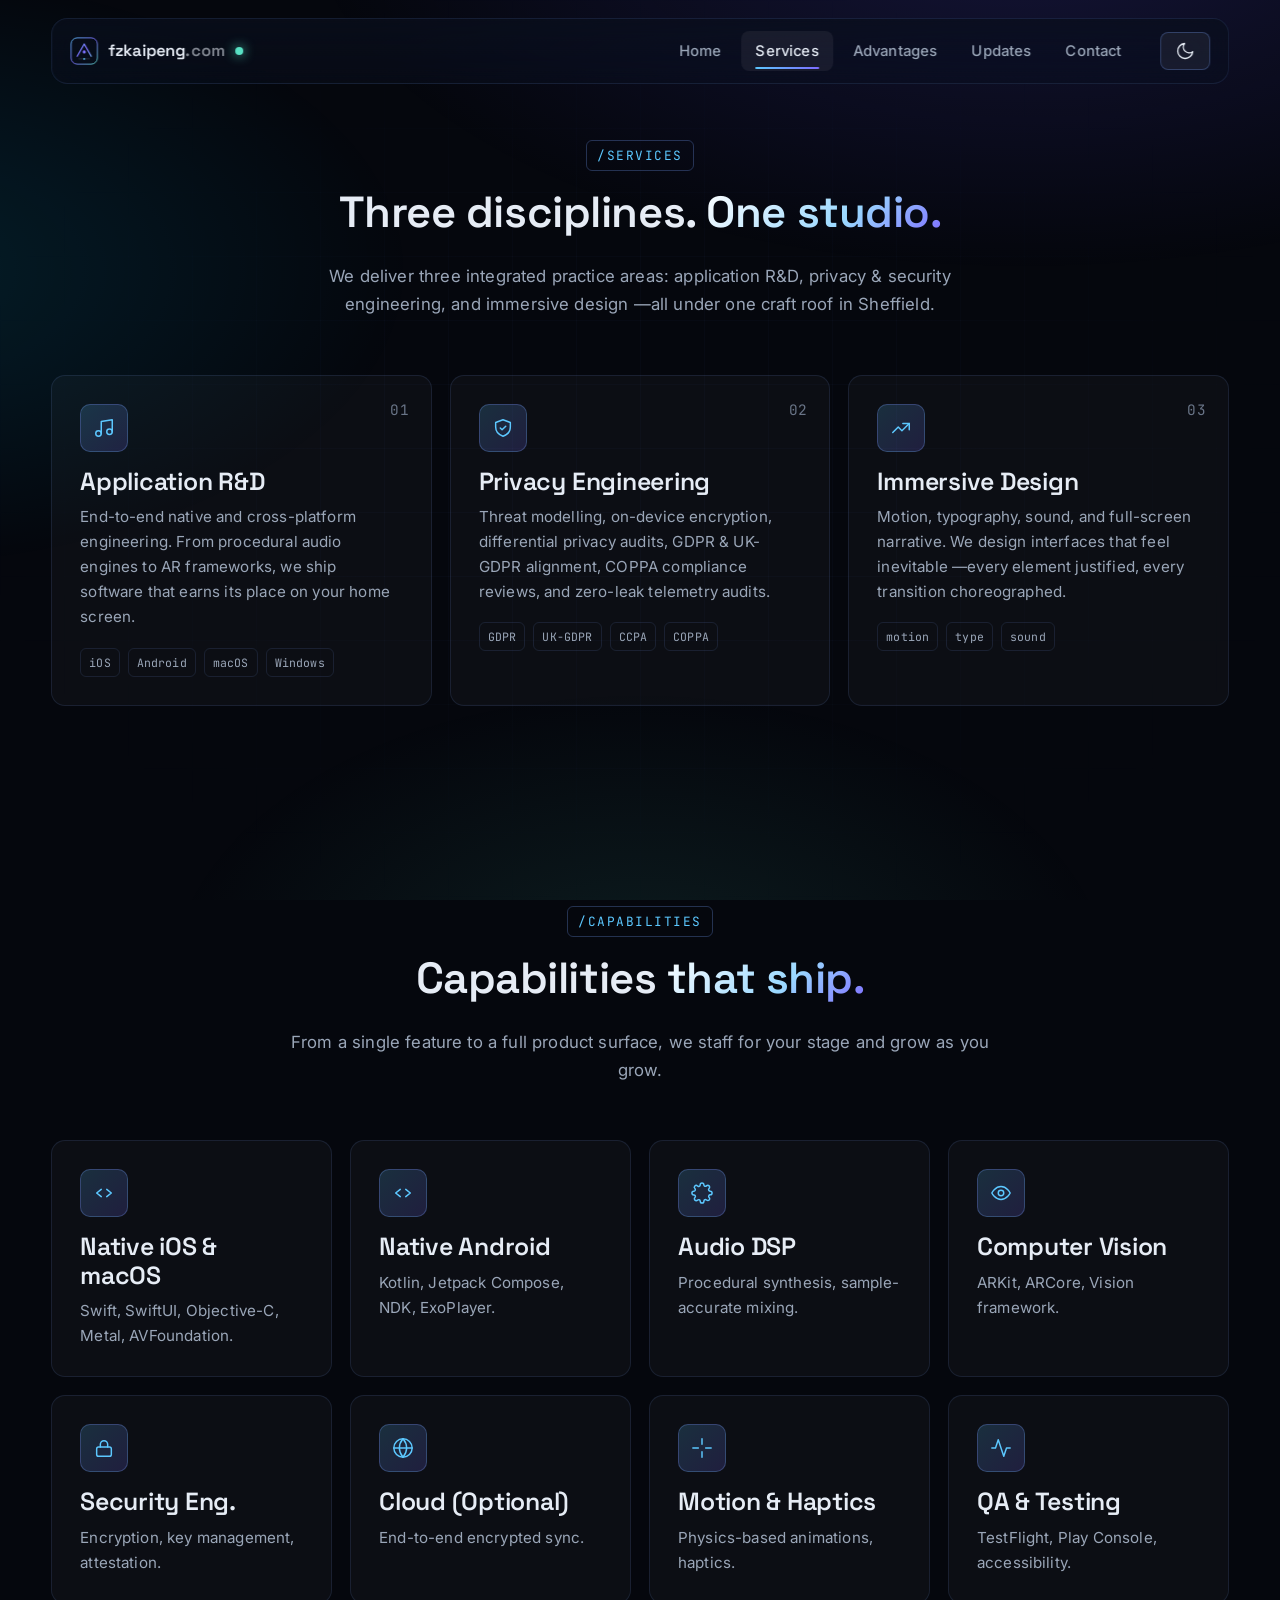
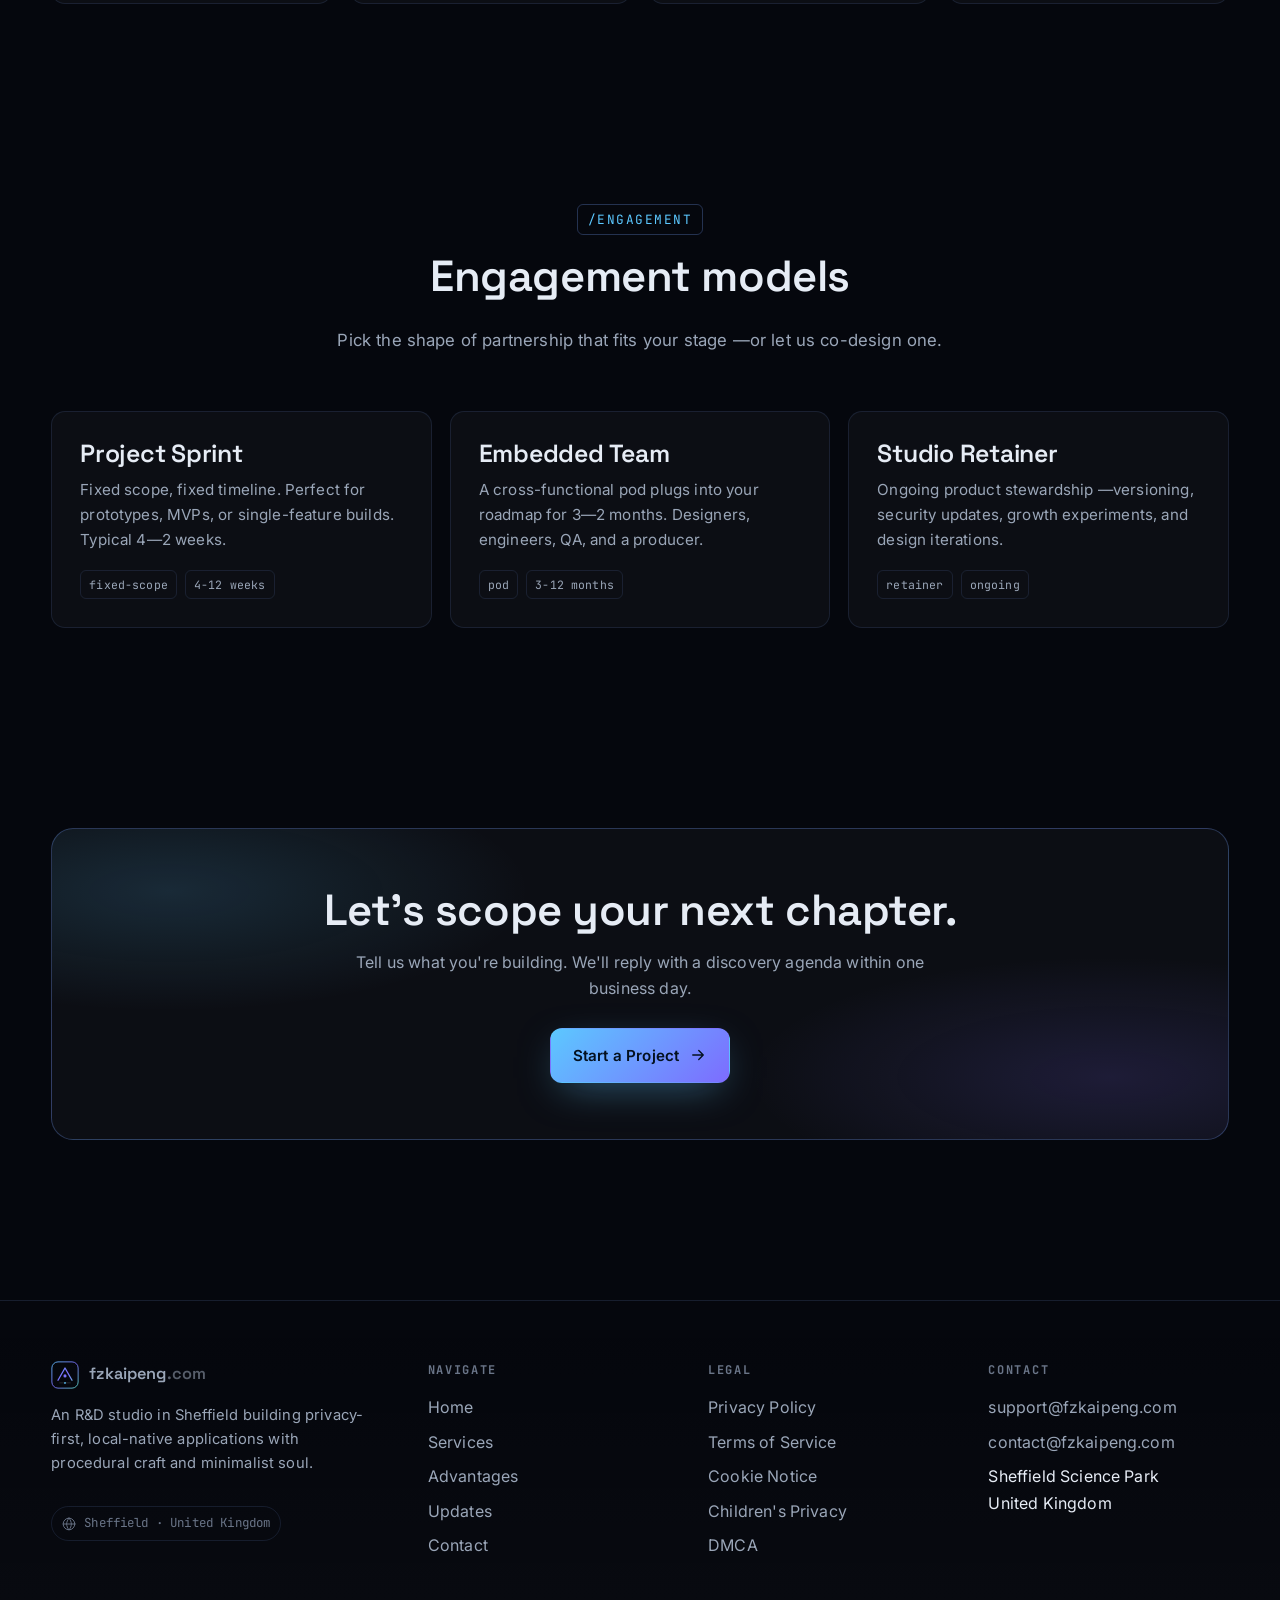
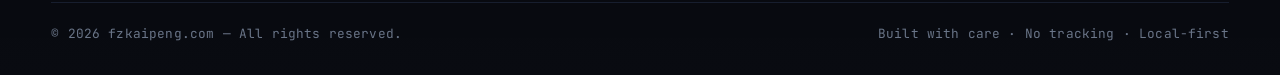
<file: services.html>
<!DOCTYPE html>
<html lang="en">
<head>
    <meta charset="UTF-8" />
    <meta http-equiv="X-UA-Compatible" content="IE=edge" />
    <meta name="viewport" content="width=device-width, initial-scale=1.0, viewport-fit=cover" />
    <title>Services &mdash; fzkaipeng.com</title>
    <meta name="description" content="Full-stack R&D services across procedural audio, immersive visual design, privacy engineering, and product incubation. Local-native applications, ethically built." />
    <meta name="keywords" content="fzkaipeng services, app development, procedural audio, immersive design, privacy engineering, local-native, indie studio UK" />
    <meta name="author" content="fzkaipeng.com" />
    <meta name="robots" content="index, follow, max-image-preview:large" />
    <meta name="theme-color" content="#05070d" />
    <link rel="canonical" href="https://fzkaipeng.com/services.html" />
    <link rel="icon" type="image/svg+xml" href="images/icon-favicon.svg" />
    <link rel="apple-touch-icon" href="images/icon-favicon.svg" />
    <meta property="og:type" content="website" />
    <meta property="og:site_name" content="fzkaipeng.com" />
    <meta property="og:title" content="Services &mdash; fzkaipeng.com" />
    <meta property="og:description" content="Full-stack R&D services across procedural audio, immersive visual design, privacy engineering, and product incubation. Local-native applications, ethically built." />
    <meta property="og:url" content="https://fzkaipeng.com/services.html" />
    <meta property="og:image" content="https://fzkaipeng.com/images/og-cover.png" />
    <meta property="og:image:width" content="1200" />
    <meta property="og:image:height" content="630" />
    <meta property="og:locale" content="en_GB" />
    <meta name="twitter:card" content="summary_large_image" />
    <meta name="twitter:title" content="Services &mdash; fzkaipeng.com" />
    <meta name="twitter:description" content="Full-stack R&D services across procedural audio, immersive visual design, privacy engineering, and product incubation. Local-native applications, ethically built." />
    <meta name="twitter:image" content="https://fzkaipeng.com/images/og-cover.png" />
    <link rel="preconnect" href="https://fonts.googleapis.com" />
    <link rel="preconnect" href="https://fonts.gstatic.com" crossorigin />
    <link rel="stylesheet" href="https://fonts.googleapis.com/css2?family=Inter:wght@400;500;600;700&family=JetBrains+Mono:wght@400;500&family=Space+Grotesk:wght@500;600;700&display=swap" />
    <link rel="stylesheet" href="css/global.css" />
</head>
<body>
<header class="nav" role="banner">
    <a class="nav-brand" href="index.html" aria-label="fzkaipeng.com home">
        <img src="images/logo.svg" alt="" width="28" height="28" />
        <span>fzkaipeng<span style="opacity:.55">.com</span></span>
        <span class="dot" aria-hidden="true"></span>
    </a>
    <nav class="nav-links" id="navLinks" aria-label="Primary">
        <a href="index.html">Home</a>
        <a href="services.html" class="active">Services</a>
        <a href="advantages.html">Advantages</a>
        <a href="updates.html">Updates</a>
        <a href="contact.html">Contact</a>
    </nav>
    <button class="nav-toggle" id="navToggle" aria-label="Toggle navigation">
        <svg viewBox="0 0 24 24" width="22" height="22" fill="none" stroke="currentColor" stroke-width="1.6" stroke-linecap="round"><path d="M4 7h16M4 12h16M4 17h16"/></svg>
    </button>
    <button class="nav-cta" id="themeToggle" aria-label="Toggle theme" style="margin-left:6px;"></button>
</header>
<section class="container" style="padding-top:140px;">
    <div class="section-head reveal">
        <span class="kicker">/services</span>
        <h2>Three disciplines. <span class="grad">One studio.</span></h2>
        <p>We deliver three integrated practice areas: application R&amp;D, privacy &amp; security engineering, and immersive design &mdash;all under one craft roof in Sheffield.</p>
    </div>
    <div class="grid cols-3">
        <div class="card svc-card reveal">
            <span class="num">01</span>
            <div class="ico"><svg viewBox="0 0 24 24" fill="none" stroke="currentColor" stroke-width="1.6" stroke-linecap="round" stroke-linejoin="round"><path d="M9 18V5l12-2v13"/><circle cx="6" cy="18" r="3"/><circle cx="18" cy="16" r="3"/></svg></div>
            <h3>Application R&amp;D</h3>
            <p>End-to-end native and cross-platform engineering. From procedural audio engines to AR frameworks, we ship software that earns its place on your home screen.</p>
            <div class="meta"><span class="tag">iOS</span><span class="tag">Android</span><span class="tag">macOS</span><span class="tag">Windows</span></div>
        </div>
        <div class="card svc-card reveal">
            <span class="num">02</span>
            <div class="ico"><svg viewBox="0 0 24 24" fill="none" stroke="currentColor" stroke-width="1.6" stroke-linecap="round" stroke-linejoin="round"><path d="M12 3l8 3v5c0 5-3.5 8.5-8 10-4.5-1.5-8-5-8-10V6l8-3z"/><path d="M9 12l2 2 4-4"/></svg></div>
            <h3>Privacy Engineering</h3>
            <p>Threat modelling, on-device encryption, differential privacy audits, GDPR &amp; UK-GDPR alignment, COPPA compliance reviews, and zero-leak telemetry audits.</p>
            <div class="meta"><span class="tag">GDPR</span><span class="tag">UK-GDPR</span><span class="tag">CCPA</span><span class="tag">COPPA</span></div>
        </div>
        <div class="card svc-card reveal">
            <span class="num">03</span>
            <div class="ico"><svg viewBox="0 0 24 24" fill="none" stroke="currentColor" stroke-width="1.6" stroke-linecap="round" stroke-linejoin="round"><path d="M3 17l6-6 4 4 8-8"/><path d="M14 7h7v7"/></svg></div>
            <h3>Immersive Design</h3>
            <p>Motion, typography, sound, and full-screen narrative. We design interfaces that feel inevitable &mdash;every element justified, every transition choreographed.</p>
            <div class="meta"><span class="tag">motion</span><span class="tag">type</span><span class="tag">sound</span></div>
        </div>
    </div>
</section>
<section class="container">
    <div class="section-head reveal">
        <span class="kicker">/capabilities</span>
        <h2>Capabilities <span class="grad">that ship.</span></h2>
        <p>From a single feature to a full product surface, we staff for your stage and grow as you grow.</p>
    </div>
    <div class="grid cols-4">
        <div class="card reveal"><div class="ico"><svg viewBox="0 0 24 24" fill="none" stroke="currentColor" stroke-width="1.6" stroke-linecap="round" stroke-linejoin="round"><polyline points="9 8 4 12 9 16"/><polyline points="15 8 20 12 15 16"/></svg></div><h3>Native iOS &amp; macOS</h3><p>Swift, SwiftUI, Objective-C, Metal, AVFoundation.</p></div>
        <div class="card reveal"><div class="ico"><svg viewBox="0 0 24 24" fill="none" stroke="currentColor" stroke-width="1.6" stroke-linecap="round" stroke-linejoin="round"><polyline points="9 8 4 12 9 16"/><polyline points="15 8 20 12 15 16"/></svg></div><h3>Native Android</h3><p>Kotlin, Jetpack Compose, NDK, ExoPlayer.</p></div>
        <div class="card reveal"><div class="ico"><svg viewBox="0 0 24 24" fill="none" stroke="currentColor" stroke-width="1.6" stroke-linecap="round" stroke-linejoin="round"><path d="M19.4 15a1.65 1.65 0 0 0 .33 1.82l.06.06a2 2 0 1 1-2.83 2.83l-.06-.06a1.65 1.65 0 0 0-1.82-.33 1.65 1.65 0 0 0-1 1.51V21a2 2 0 1 1-4 0v-.09A1.65 1.65 0 0 0 9 19.4a1.65 1.65 0 0 0-1.82.33l-.06.06a2 2 0 1 1-2.83-2.83l.06-.06a1.65 1.65 0 0 0 .33-1.82 1.65 1.65 0 0 0-1.51-1H3a2 2 0 1 1 0-4h.09A1.65 1.65 0 0 0 4.6 9a1.65 1.65 0 0 0-.33-1.82l-.06-.06a2 2 0 1 1 2.83-2.83l.06.06a1.65 1.65 0 0 0 1.82.33H9a1.65 1.65 0 0 0 1-1.51V3a2 2 0 1 1 4 0v.09a1.65 1.65 0 0 0 1 1.51 1.65 1.65 0 0 0 1.82-.33l.06-.06a2 2 0 1 1 2.83 2.83l-.06.06a1.65 1.65 0 0 0-.33 1.82V9a1.65 1.65 0 0 0 1.51 1H21a2 2 0 1 1 0 4h-.09a1.65 1.65 0 0 0-1.51 1z"/></svg></div><h3>Audio DSP</h3><p>Procedural synthesis, sample-accurate mixing.</p></div>
        <div class="card reveal"><div class="ico"><svg viewBox="0 0 24 24" fill="none" stroke="currentColor" stroke-width="1.6" stroke-linecap="round" stroke-linejoin="round"><path d="M2 12s3.5-7 10-7 10 7 10 7-3.5 7-10 7S2 12 2 12z"/><circle cx="12" cy="12" r="3"/></svg></div><h3>Computer Vision</h3><p>ARKit, ARCore, Vision framework.</p></div>
        <div class="card reveal"><div class="ico"><svg viewBox="0 0 24 24" fill="none" stroke="currentColor" stroke-width="1.6" stroke-linecap="round" stroke-linejoin="round"><rect x="4" y="11" width="16" height="10" rx="2"/><path d="M8 11V8a4 4 0 0 1 8 0v3"/></svg></div><h3>Security Eng.</h3><p>Encryption, key management, attestation.</p></div>
        <div class="card reveal"><div class="ico"><svg viewBox="0 0 24 24" fill="none" stroke="currentColor" stroke-width="1.6" stroke-linecap="round" stroke-linejoin="round"><circle cx="12" cy="12" r="10"/><path d="M2 12h20"/><path d="M12 2c2.5 3 4 6.5 4 10s-1.5 7-4 10c-2.5-3-4-6.5-4-10s1.5-7 4-10z"/></svg></div><h3>Cloud (Optional)</h3><p>End-to-end encrypted sync.</p></div>
        <div class="card reveal"><div class="ico"><svg viewBox="0 0 24 24" fill="none" stroke="currentColor" stroke-width="1.6" stroke-linecap="round" stroke-linejoin="round"><path d="M12 2v6M12 16v6M2 12h6M16 12h6"/></svg></div><h3>Motion &amp; Haptics</h3><p>Physics-based animations, haptics.</p></div>
        <div class="card reveal"><div class="ico"><svg viewBox="0 0 24 24" fill="none" stroke="currentColor" stroke-width="1.6" stroke-linecap="round" stroke-linejoin="round"><polyline points="22 12 18 12 15 21 9 3 6 12 2 12"/></svg></div><h3>QA &amp; Testing</h3><p>TestFlight, Play Console, accessibility.</p></div>
    </div>
</section>

<section class="container">
    <div class="section-head reveal">
        <span class="kicker">/engagement</span>
        <h2>Engagement models</h2>
        <p>Pick the shape of partnership that fits your stage &mdash;or let us co-design one.</p>
    </div>
    <div class="grid cols-3">
        <div class="card reveal"><h3>Project Sprint</h3><p>Fixed scope, fixed timeline. Perfect for prototypes, MVPs, or single-feature builds. Typical 4&mdash;2 weeks.</p><div class="meta"><span class="tag">fixed-scope</span><span class="tag">4-12 weeks</span></div></div>
        <div class="card reveal"><h3>Embedded Team</h3><p>A cross-functional pod plugs into your roadmap for 3&mdash;2 months. Designers, engineers, QA, and a producer.</p><div class="meta"><span class="tag">pod</span><span class="tag">3-12 months</span></div></div>
        <div class="card reveal"><h3>Studio Retainer</h3><p>Ongoing product stewardship &mdash;versioning, security updates, growth experiments, and design iterations.</p><div class="meta"><span class="tag">retainer</span><span class="tag">ongoing</span></div></div>
    </div>
</section>

<section class="container">
    <div class="cta-band reveal">
        <h2 style="margin-bottom:14px;">Let's scope your <span class="grad">next chapter.</span></h2>
        <p style="max-width:60ch;margin:0 auto 26px;">Tell us what you're building. We'll reply with a discovery agenda within one business day.</p>
        <a href="contact.html" class="btn btn-primary">Start a Project
            <svg viewBox="0 0 24 24" width="18" height="18" fill="none" stroke="currentColor" stroke-width="1.8" stroke-linecap="round" stroke-linejoin="round"><path d="M5 12h14M13 6l6 6-6 6"/></svg>
        </a>
    </div>
</section><footer>
    <div class="container">
        <div class="footer-grid">
            <div class="footer-brand">
                <a class="nav-brand" href="index.html" style="margin-bottom:14px;">
                    <img src="images/logo.svg" alt="" width="28" height="28" />
                    <span>fzkaipeng<span style="opacity:.55">.com</span></span>
                </a>
                <p>An R&amp;D studio in Sheffield building privacy-first, local-native applications with procedural craft and minimalist soul.</p>
                <span class="badge">
                    <svg viewBox="0 0 24 24" width="14" height="14" fill="none" stroke="currentColor" stroke-width="1.6" stroke-linecap="round" stroke-linejoin="round"><circle cx="12" cy="12" r="10"/><path d="M2 12h20"/><path d="M12 2c2.5 3 4 6.5 4 10s-1.5 7-4 10c-2.5-3-4-6.5-4-10s1.5-7 4-10z"/></svg>
                    Sheffield &middot; United Kingdom
                </span>
            </div>
            <div><h6>Navigate</h6><ul>
                <li><a href="index.html">Home</a></li>
                <li><a href="services.html">Services</a></li>
                <li><a href="advantages.html">Advantages</a></li>
                <li><a href="updates.html">Updates</a></li>
                <li><a href="contact.html">Contact</a></li>
            </ul></div>
            <div><h6>Legal</h6><ul>
                <li><a href="privacy.html">Privacy Policy</a></li>
                <li><a href="terms.html">Terms of Service</a></li>
                <li><a href="privacy.html#cookies">Cookie Notice</a></li>
                <li><a href="privacy.html#children">Children's Privacy</a></li>
                <li><a href="terms.html#DMCA">DMCA</a></li>
            </ul></div>
            <div><h6>Contact</h6><ul>
                <li><a href="mailto:support@fzkaipeng.com">support@fzkaipeng.com</a></li>
                <li><a href="mailto:contact@fzkaipeng.com">contact@fzkaipeng.com</a></li>
                <li>Sheffield Science Park<br/>United Kingdom</li>
            </ul></div>
        </div>
        <div class="footer-bottom">
            <span>&copy; <span id="year">2025</span> fzkaipeng.com &mdash; All rights reserved.</span>
            <span>Built with care &middot; No tracking &middot; Local-first</span>
        </div>
    </div>
</footer>

<script src="js/main.js" defer></script>
</body>
</html>
</file>
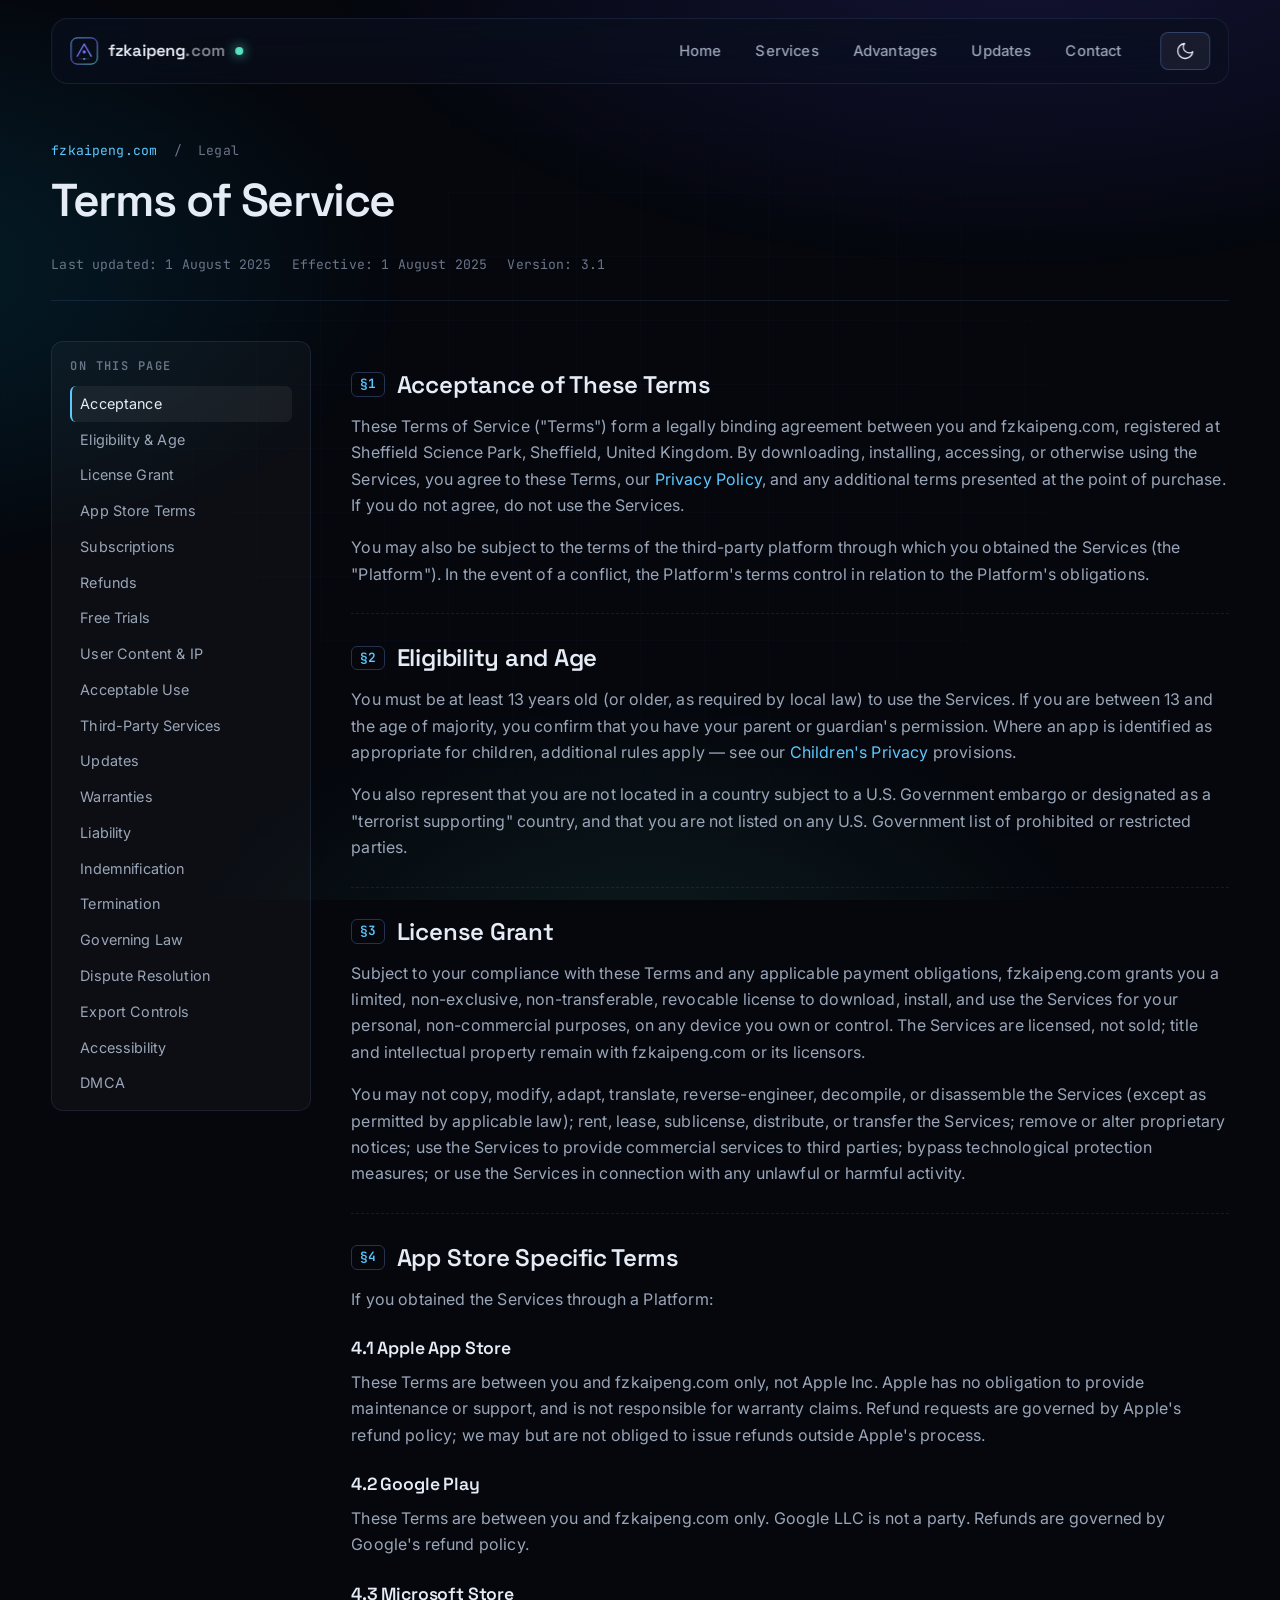
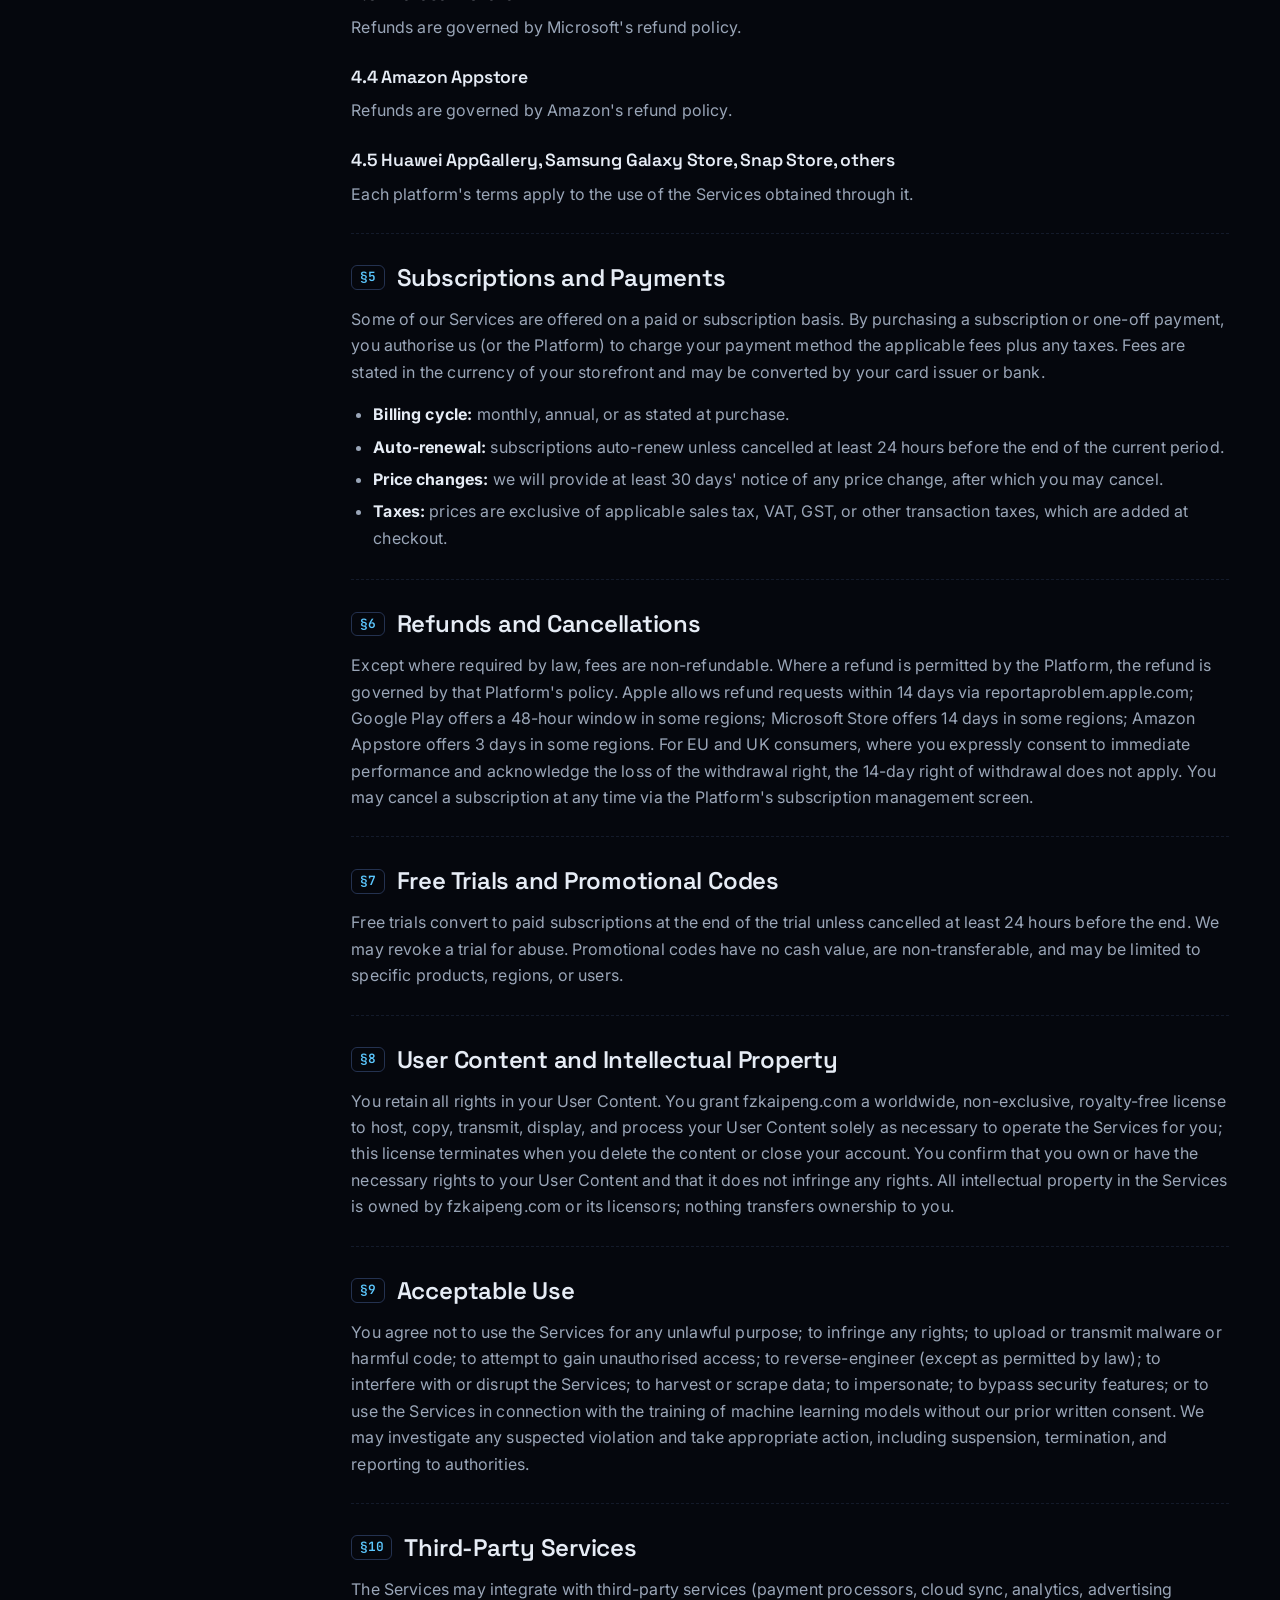
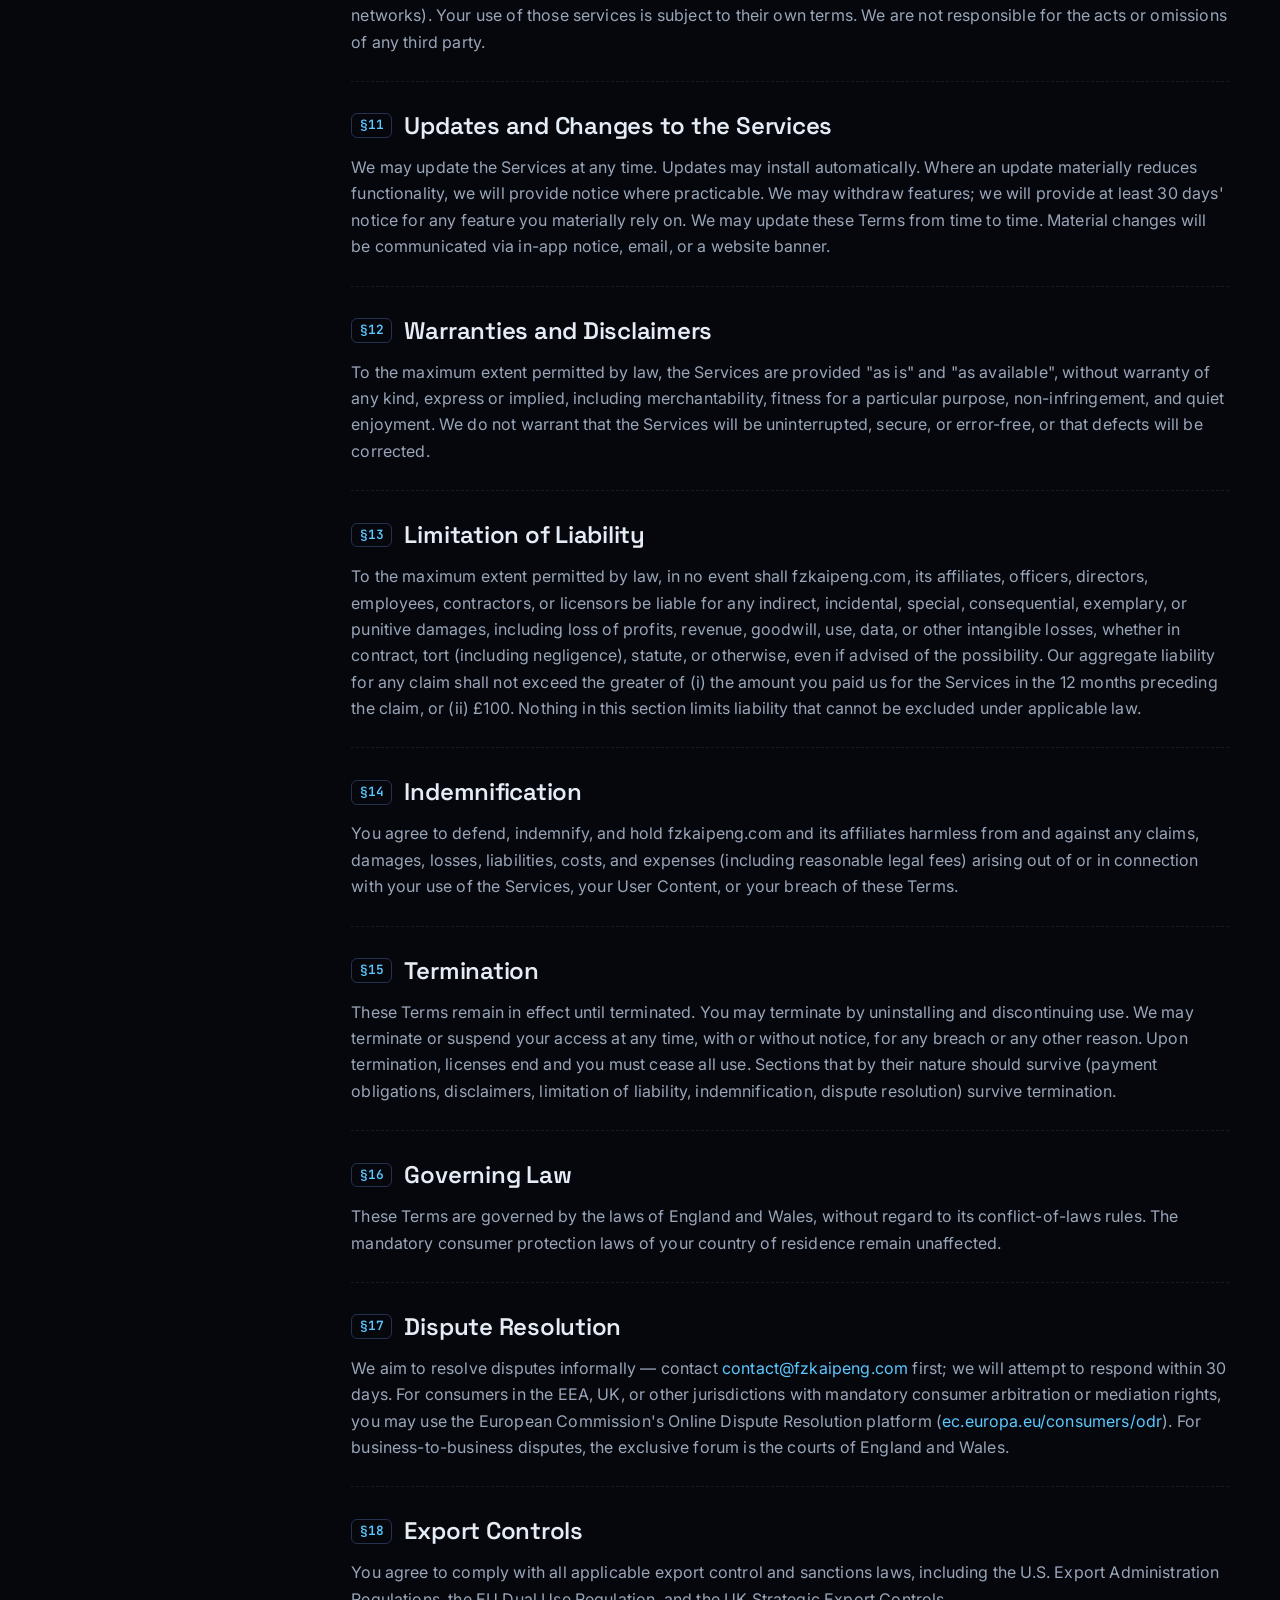
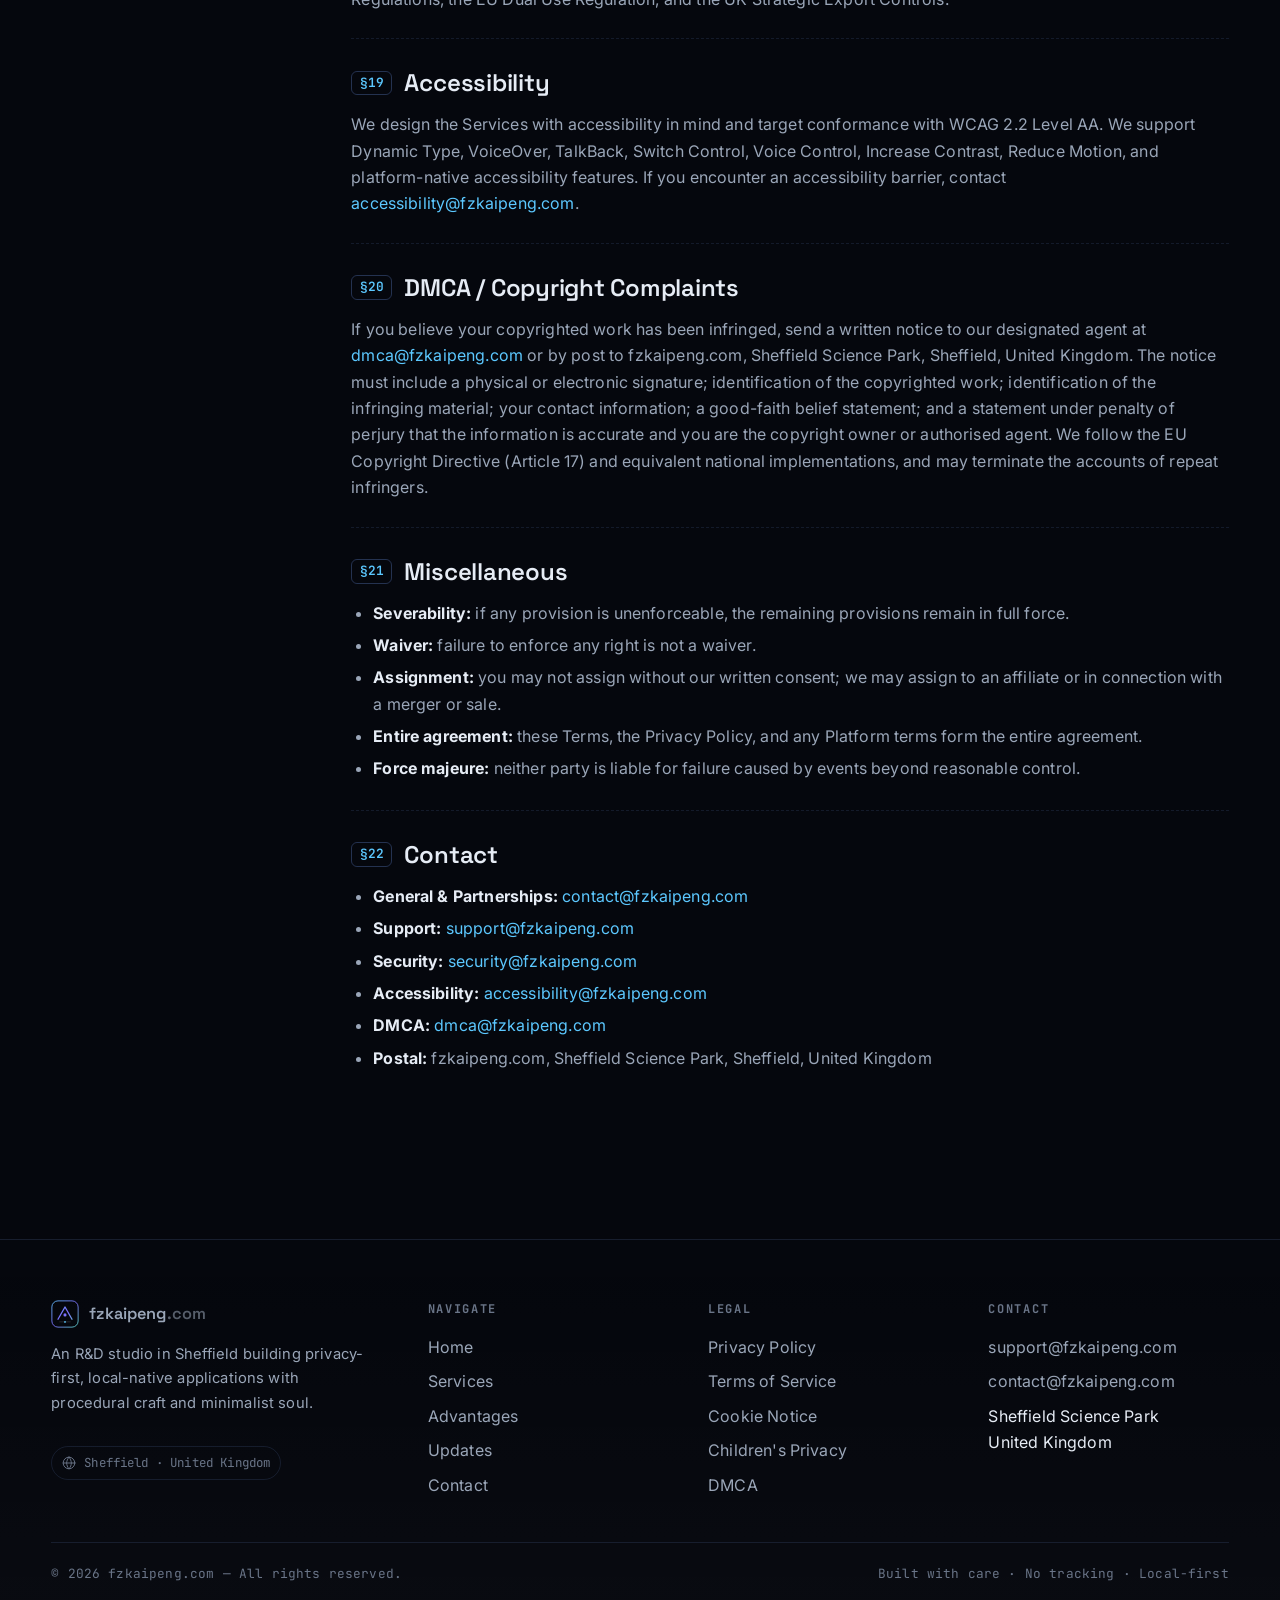
<file: terms.html>
<!DOCTYPE html>
<html lang="en">
<head>
    <meta charset="UTF-8" />
    <meta http-equiv="X-UA-Compatible" content="IE=edge" />
    <meta name="viewport" content="width=device-width, initial-scale=1.0, viewport-fit=cover" />
    <title>Terms of Service — fzkaipeng.com</title>
    <meta name="description" content="Terms of Service for fzkaipeng.com and all applications. Covers licensing, subscriptions, refunds, acceptable use, warranties, and dispute resolution." />
    <meta name="keywords" content="terms of service, EULA, app license, subscription, refund, acceptable use, fzkaipeng" />
    <meta name="author" content="fzkaipeng.com" />
    <meta name="robots" content="index, follow" />
    <meta name="theme-color" content="#05070d" />
    <link rel="canonical" href="https://fzkaipeng.com/terms.html" />
    <link rel="icon" type="image/svg+xml" href="images/icon-favicon.svg" />
    <meta property="og:type" content="article" />
    <meta property="og:site_name" content="fzkaipeng.com" />
    <meta property="og:title" content="Terms of Service — fzkaipeng.com" />
    <meta property="og:description" content="Comprehensive Terms of Service." />
    <meta property="og:url" content="https://fzkaipeng.com/terms.html" />
    <meta property="og:image" content="https://fzkaipeng.com/images/og-cover.png" />
    <meta property="og:locale" content="en_GB" />
    <link rel="preconnect" href="https://fonts.googleapis.com" />
    <link rel="preconnect" href="https://fonts.gstatic.com" crossorigin />
    <link rel="stylesheet" href="https://fonts.googleapis.com/css2?family=Inter:wght@400;500;600;700&family=JetBrains+Mono:wght@400;500&family=Space+Grotesk:wght@500;600;700&display=swap" />
    <link rel="stylesheet" href="css/global.css" />
</head>
<body>
<header class="nav" role="banner">
    <a class="nav-brand" href="index.html" aria-label="fzkaipeng.com home">
        <img src="images/logo.svg" alt="" width="28" height="28" />
        <span>fzkaipeng<span style="opacity:.55">.com</span></span>
        <span class="dot" aria-hidden="true"></span>
    </a>
    <nav class="nav-links" id="navLinks" aria-label="Primary">
        <a href="index.html">Home</a>
        <a href="services.html">Services</a>
        <a href="advantages.html">Advantages</a>
        <a href="updates.html">Updates</a>
        <a href="contact.html">Contact</a>
    </nav>
    <button class="nav-toggle" id="navToggle" aria-label="Toggle navigation">
        <svg viewBox="0 0 24 24" width="22" height="22" fill="none" stroke="currentColor" stroke-width="1.6" stroke-linecap="round"><path d="M4 7h16M4 12h16M4 17h16"/></svg>
    </button>
    <button class="nav-cta" id="themeToggle" aria-label="Toggle theme" style="margin-left:6px;"></button>
</header>
<main class="legal-wrap">
  <div class="container">
    <header class="legal-head">
      <div class="crumb"><a href="index.html">fzkaipeng.com</a> &nbsp;/&nbsp; <span>Legal</span></div>
      <h1>Terms of Service</h1>
      <div class="legal-meta">
        <span>Last updated: 1 August 2025</span>
        <span>Effective: 1 August 2025</span>
        <span>Version: 3.1</span>
      </div>
    </header>
    <div class="legal-grid">
      <aside class="legal-toc">
        <h5>On this page</h5>
        <a href="#Acceptance">Acceptance</a>
        <a href="#Eligibility-and-Age">Eligibility &amp; Age</a>
        <a href="#License-Grant">License Grant</a>
        <a href="#App-Store-Terms">App Store Terms</a>
        <a href="#Subscriptions-and-Payments">Subscriptions</a>
        <a href="#Refunds-and-Cancellations">Refunds</a>
        <a href="#Free-Trials-and-Promotional-Codes">Free Trials</a>
        <a href="#User-Content-and-IP">User Content &amp; IP</a>
        <a href="#Acceptable-Use">Acceptable Use</a>
        <a href="#Third-Party-Services">Third-Party Services</a>
        <a href="#Updates-and-Changes">Updates</a>
        <a href="#Warranties-and-Disclaimers">Warranties</a>
        <a href="#Limitation-of-Liability">Liability</a>
        <a href="#Indemnification">Indemnification</a>
        <a href="#Termination">Termination</a>
        <a href="#Governing-Law">Governing Law</a>
        <a href="#Dispute-Resolution">Dispute Resolution</a>
        <a href="#Export-Controls">Export Controls</a>
        <a href="#Accessibility">Accessibility</a>
        <a href="#DMCA">DMCA</a>
        <a href="#Miscellaneous">Miscellaneous</a>
        <a href="#Contact">Contact</a>
      </aside>
      <article class="legal-body">
<section id="Acceptance">
          <h2><span class="ix">§1</span>Acceptance of These Terms</h2>
          <p>These Terms of Service ("Terms") form a legally binding agreement between you and fzkaipeng.com, registered at Sheffield Science Park, Sheffield, United Kingdom. By downloading, installing, accessing, or otherwise using the Services, you agree to these Terms, our <a href="privacy.html">Privacy Policy</a>, and any additional terms presented at the point of purchase. If you do not agree, do not use the Services.</p>
          <p>You may also be subject to the terms of the third-party platform through which you obtained the Services (the "Platform"). In the event of a conflict, the Platform's terms control in relation to the Platform's obligations.</p>
        </section>

        <section id="Eligibility-and-Age">
          <h2><span class="ix">§2</span>Eligibility and Age</h2>
          <p>You must be at least 13 years old (or older, as required by local law) to use the Services. If you are between 13 and the age of majority, you confirm that you have your parent or guardian's permission. Where an app is identified as appropriate for children, additional rules apply — see our <a href="privacy.html#children">Children's Privacy</a> provisions.</p>
          <p>You also represent that you are not located in a country subject to a U.S. Government embargo or designated as a "terrorist supporting" country, and that you are not listed on any U.S. Government list of prohibited or restricted parties.</p>
        </section>

        <section id="License-Grant">
          <h2><span class="ix">§3</span>License Grant</h2>
          <p>Subject to your compliance with these Terms and any applicable payment obligations, fzkaipeng.com grants you a limited, non-exclusive, non-transferable, revocable license to download, install, and use the Services for your personal, non-commercial purposes, on any device you own or control. The Services are licensed, not sold; title and intellectual property remain with fzkaipeng.com or its licensors.</p>
          <p>You may not copy, modify, adapt, translate, reverse-engineer, decompile, or disassemble the Services (except as permitted by applicable law); rent, lease, sublicense, distribute, or transfer the Services; remove or alter proprietary notices; use the Services to provide commercial services to third parties; bypass technological protection measures; or use the Services in connection with any unlawful or harmful activity.</p>
        </section>

        <section id="App-Store-Terms">
          <h2><span class="ix">§4</span>App Store Specific Terms</h2>
          <p>If you obtained the Services through a Platform:</p>
          <h3>4.1 Apple App Store</h3>
          <p>These Terms are between you and fzkaipeng.com only, not Apple Inc. Apple has no obligation to provide maintenance or support, and is not responsible for warranty claims. Refund requests are governed by Apple's refund policy; we may but are not obliged to issue refunds outside Apple's process.</p>
          <h3>4.2 Google Play</h3>
          <p>These Terms are between you and fzkaipeng.com only. Google LLC is not a party. Refunds are governed by Google's refund policy.</p>
          <h3>4.3 Microsoft Store</h3>
          <p>Refunds are governed by Microsoft's refund policy.</p>
          <h3>4.4 Amazon Appstore</h3>
          <p>Refunds are governed by Amazon's refund policy.</p>
          <h3>4.5 Huawei AppGallery, Samsung Galaxy Store, Snap Store, others</h3>
          <p>Each platform's terms apply to the use of the Services obtained through it.</p>
        </section>

        <section id="Subscriptions-and-Payments">
          <h2><span class="ix">§5</span>Subscriptions and Payments</h2>
          <p>Some of our Services are offered on a paid or subscription basis. By purchasing a subscription or one-off payment, you authorise us (or the Platform) to charge your payment method the applicable fees plus any taxes. Fees are stated in the currency of your storefront and may be converted by your card issuer or bank.</p>
          <ul>
            <li><strong style="color:var(--text)">Billing cycle:</strong> monthly, annual, or as stated at purchase.</li>
            <li><strong style="color:var(--text)">Auto-renewal:</strong> subscriptions auto-renew unless cancelled at least 24 hours before the end of the current period.</li>
            <li><strong style="color:var(--text)">Price changes:</strong> we will provide at least 30 days' notice of any price change, after which you may cancel.</li>
            <li><strong style="color:var(--text)">Taxes:</strong> prices are exclusive of applicable sales tax, VAT, GST, or other transaction taxes, which are added at checkout.</li>
          </ul>
        </section>

        <section id="Refunds-and-Cancellations">
          <h2><span class="ix">§6</span>Refunds and Cancellations</h2>
          <p>Except where required by law, fees are non-refundable. Where a refund is permitted by the Platform, the refund is governed by that Platform's policy. Apple allows refund requests within 14 days via reportaproblem.apple.com; Google Play offers a 48-hour window in some regions; Microsoft Store offers 14 days in some regions; Amazon Appstore offers 3 days in some regions. For EU and UK consumers, where you expressly consent to immediate performance and acknowledge the loss of the withdrawal right, the 14-day right of withdrawal does not apply. You may cancel a subscription at any time via the Platform's subscription management screen.</p>
        </section>

        <section id="Free-Trials-and-Promotional-Codes">
          <h2><span class="ix">§7</span>Free Trials and Promotional Codes</h2>
          <p>Free trials convert to paid subscriptions at the end of the trial unless cancelled at least 24 hours before the end. We may revoke a trial for abuse. Promotional codes have no cash value, are non-transferable, and may be limited to specific products, regions, or users.</p>
        </section>

        <section id="User-Content-and-IP">
          <h2><span class="ix">§8</span>User Content and Intellectual Property</h2>
          <p>You retain all rights in your User Content. You grant fzkaipeng.com a worldwide, non-exclusive, royalty-free license to host, copy, transmit, display, and process your User Content solely as necessary to operate the Services for you; this license terminates when you delete the content or close your account. You confirm that you own or have the necessary rights to your User Content and that it does not infringe any rights. All intellectual property in the Services is owned by fzkaipeng.com or its licensors; nothing transfers ownership to you.</p>
        </section>

        <section id="Acceptable-Use">
          <h2><span class="ix">§9</span>Acceptable Use</h2>
          <p>You agree not to use the Services for any unlawful purpose; to infringe any rights; to upload or transmit malware or harmful code; to attempt to gain unauthorised access; to reverse-engineer (except as permitted by law); to interfere with or disrupt the Services; to harvest or scrape data; to impersonate; to bypass security features; or to use the Services in connection with the training of machine learning models without our prior written consent. We may investigate any suspected violation and take appropriate action, including suspension, termination, and reporting to authorities.</p>
        </section>

        <section id="Third-Party-Services">
          <h2><span class="ix">§10</span>Third-Party Services</h2>
          <p>The Services may integrate with third-party services (payment processors, cloud sync, analytics, advertising networks). Your use of those services is subject to their own terms. We are not responsible for the acts or omissions of any third party.</p>
        </section>

        <section id="Updates-and-Changes">
          <h2><span class="ix">§11</span>Updates and Changes to the Services</h2>
          <p>We may update the Services at any time. Updates may install automatically. Where an update materially reduces functionality, we will provide notice where practicable. We may withdraw features; we will provide at least 30 days' notice for any feature you materially rely on. We may update these Terms from time to time. Material changes will be communicated via in-app notice, email, or a website banner.</p>
        </section>

        <section id="Warranties-and-Disclaimers">
          <h2><span class="ix">§12</span>Warranties and Disclaimers</h2>
          <p>To the maximum extent permitted by law, the Services are provided "as is" and "as available", without warranty of any kind, express or implied, including merchantability, fitness for a particular purpose, non-infringement, and quiet enjoyment. We do not warrant that the Services will be uninterrupted, secure, or error-free, or that defects will be corrected.</p>
        </section>

        <section id="Limitation-of-Liability">
          <h2><span class="ix">§13</span>Limitation of Liability</h2>
          <p>To the maximum extent permitted by law, in no event shall fzkaipeng.com, its affiliates, officers, directors, employees, contractors, or licensors be liable for any indirect, incidental, special, consequential, exemplary, or punitive damages, including loss of profits, revenue, goodwill, use, data, or other intangible losses, whether in contract, tort (including negligence), statute, or otherwise, even if advised of the possibility. Our aggregate liability for any claim shall not exceed the greater of (i) the amount you paid us for the Services in the 12 months preceding the claim, or (ii) £100. Nothing in this section limits liability that cannot be excluded under applicable law.</p>
        </section>

        <section id="Indemnification">
          <h2><span class="ix">§14</span>Indemnification</h2>
          <p>You agree to defend, indemnify, and hold fzkaipeng.com and its affiliates harmless from and against any claims, damages, losses, liabilities, costs, and expenses (including reasonable legal fees) arising out of or in connection with your use of the Services, your User Content, or your breach of these Terms.</p>
        </section>

        <section id="Termination">
          <h2><span class="ix">§15</span>Termination</h2>
          <p>These Terms remain in effect until terminated. You may terminate by uninstalling and discontinuing use. We may terminate or suspend your access at any time, with or without notice, for any breach or any other reason. Upon termination, licenses end and you must cease all use. Sections that by their nature should survive (payment obligations, disclaimers, limitation of liability, indemnification, dispute resolution) survive termination.</p>
        </section>

        <section id="Governing-Law">
          <h2><span class="ix">§16</span>Governing Law</h2>
          <p>These Terms are governed by the laws of England and Wales, without regard to its conflict-of-laws rules. The mandatory consumer protection laws of your country of residence remain unaffected.</p>
        </section>

        <section id="Dispute-Resolution">
          <h2><span class="ix">§17</span>Dispute Resolution</h2>
          <p>We aim to resolve disputes informally — contact <a href="mailto:contact@fzkaipeng.com">contact@fzkaipeng.com</a> first; we will attempt to respond within 30 days. For consumers in the EEA, UK, or other jurisdictions with mandatory consumer arbitration or mediation rights, you may use the European Commission's Online Dispute Resolution platform (<a href="https://ec.europa.eu/consumers/odr" target="_blank" rel="noopener">ec.europa.eu/consumers/odr</a>). For business-to-business disputes, the exclusive forum is the courts of England and Wales.</p>
        </section>

        <section id="Export-Controls">
          <h2><span class="ix">§18</span>Export Controls</h2>
          <p>You agree to comply with all applicable export control and sanctions laws, including the U.S. Export Administration Regulations, the EU Dual Use Regulation, and the UK Strategic Export Controls.</p>
        </section>

        <section id="Accessibility">
          <h2><span class="ix">§19</span>Accessibility</h2>
          <p>We design the Services with accessibility in mind and target conformance with WCAG 2.2 Level AA. We support Dynamic Type, VoiceOver, TalkBack, Switch Control, Voice Control, Increase Contrast, Reduce Motion, and platform-native accessibility features. If you encounter an accessibility barrier, contact <a href="mailto:accessibility@fzkaipeng.com">accessibility@fzkaipeng.com</a>.</p>
        </section>

        <section id="DMCA">
          <h2><span class="ix">§20</span>DMCA / Copyright Complaints</h2>
          <p>If you believe your copyrighted work has been infringed, send a written notice to our designated agent at <a href="mailto:dmca@fzkaipeng.com">dmca@fzkaipeng.com</a> or by post to fzkaipeng.com, Sheffield Science Park, Sheffield, United Kingdom. The notice must include a physical or electronic signature; identification of the copyrighted work; identification of the infringing material; your contact information; a good-faith belief statement; and a statement under penalty of perjury that the information is accurate and you are the copyright owner or authorised agent. We follow the EU Copyright Directive (Article 17) and equivalent national implementations, and may terminate the accounts of repeat infringers.</p>
        </section>

        <section id="Miscellaneous">
          <h2><span class="ix">§21</span>Miscellaneous</h2>
          <ul>
            <li><strong style="color:var(--text)">Severability:</strong> if any provision is unenforceable, the remaining provisions remain in full force.</li>
            <li><strong style="color:var(--text)">Waiver:</strong> failure to enforce any right is not a waiver.</li>
            <li><strong style="color:var(--text)">Assignment:</strong> you may not assign without our written consent; we may assign to an affiliate or in connection with a merger or sale.</li>
            <li><strong style="color:var(--text)">Entire agreement:</strong> these Terms, the Privacy Policy, and any Platform terms form the entire agreement.</li>
            <li><strong style="color:var(--text)">Force majeure:</strong> neither party is liable for failure caused by events beyond reasonable control.</li>
          </ul>
        </section>

        <section id="Contact">
          <h2><span class="ix">§22</span>Contact</h2>
          <ul>
            <li><strong style="color:var(--text)">General &amp; Partnerships:</strong> <a href="mailto:contact@fzkaipeng.com">contact@fzkaipeng.com</a></li>
            <li><strong style="color:var(--text)">Support:</strong> <a href="mailto:support@fzkaipeng.com">support@fzkaipeng.com</a></li>
            <li><strong style="color:var(--text)">Security:</strong> <a href="mailto:security@fzkaipeng.com">security@fzkaipeng.com</a></li>
            <li><strong style="color:var(--text)">Accessibility:</strong> <a href="mailto:accessibility@fzkaipeng.com">accessibility@fzkaipeng.com</a></li>
            <li><strong style="color:var(--text)">DMCA:</strong> <a href="mailto:dmca@fzkaipeng.com">dmca@fzkaipeng.com</a></li>
            <li><strong style="color:var(--text)">Postal:</strong> fzkaipeng.com, Sheffield Science Park, Sheffield, United Kingdom</li>
          </ul>
        </section>
      </article>
    </div>
  </div>
</main>
<footer>
    <div class="container">
        <div class="footer-grid">
            <div class="footer-brand">
                <a class="nav-brand" href="index.html" style="margin-bottom:14px;">
                    <img src="images/logo.svg" alt="" width="28" height="28" />
                    <span>fzkaipeng<span style="opacity:.55">.com</span></span>
                </a>
                <p>An R&amp;D studio in Sheffield building privacy-first, local-native applications with procedural craft and minimalist soul.</p>
                <span class="badge">
                    <svg viewBox="0 0 24 24" width="14" height="14" fill="none" stroke="currentColor" stroke-width="1.6" stroke-linecap="round" stroke-linejoin="round"><circle cx="12" cy="12" r="10"/><path d="M2 12h20"/><path d="M12 2c2.5 3 4 6.5 4 10s-1.5 7-4 10c-2.5-3-4-6.5-4-10s1.5-7 4-10z"/></svg>
                    Sheffield &middot; United Kingdom
                </span>
            </div>
            <div>
                <h6>Navigate</h6>
                <ul>
                    <li><a href="index.html">Home</a></li>
                    <li><a href="services.html">Services</a></li>
                    <li><a href="advantages.html">Advantages</a></li>
                    <li><a href="updates.html">Updates</a></li>
                    <li><a href="contact.html">Contact</a></li>
                </ul>
            </div>
            <div>
                <h6>Legal</h6>
                <ul>
                    <li><a href="privacy.html">Privacy Policy</a></li>
                    <li><a href="terms.html">Terms of Service</a></li>
                    <li><a href="privacy.html#cookies">Cookie Notice</a></li>
                    <li><a href="privacy.html#children">Children's Privacy</a></li>
                    <li><a href="terms.html#DMCA">DMCA</a></li>
                </ul>
            </div>
            <div>
                <h6>Contact</h6>
                <ul>
                    <li><a href="mailto:support@fzkaipeng.com">support@fzkaipeng.com</a></li>
                    <li><a href="mailto:contact@fzkaipeng.com">contact@fzkaipeng.com</a></li>
                    <li>Sheffield Science Park<br/>United Kingdom</li>
                </ul>
            </div>
        </div>
        <div class="footer-bottom">
            <span>&copy; <span id="year">2025</span> fzkaipeng.com &mdash; All rights reserved.</span>
            <span>Built with care &middot; No tracking &middot; Local-first</span>
        </div>
    </div>
</footer>
<script src="js/main.js" defer></script>
</body>
</html>
</file>
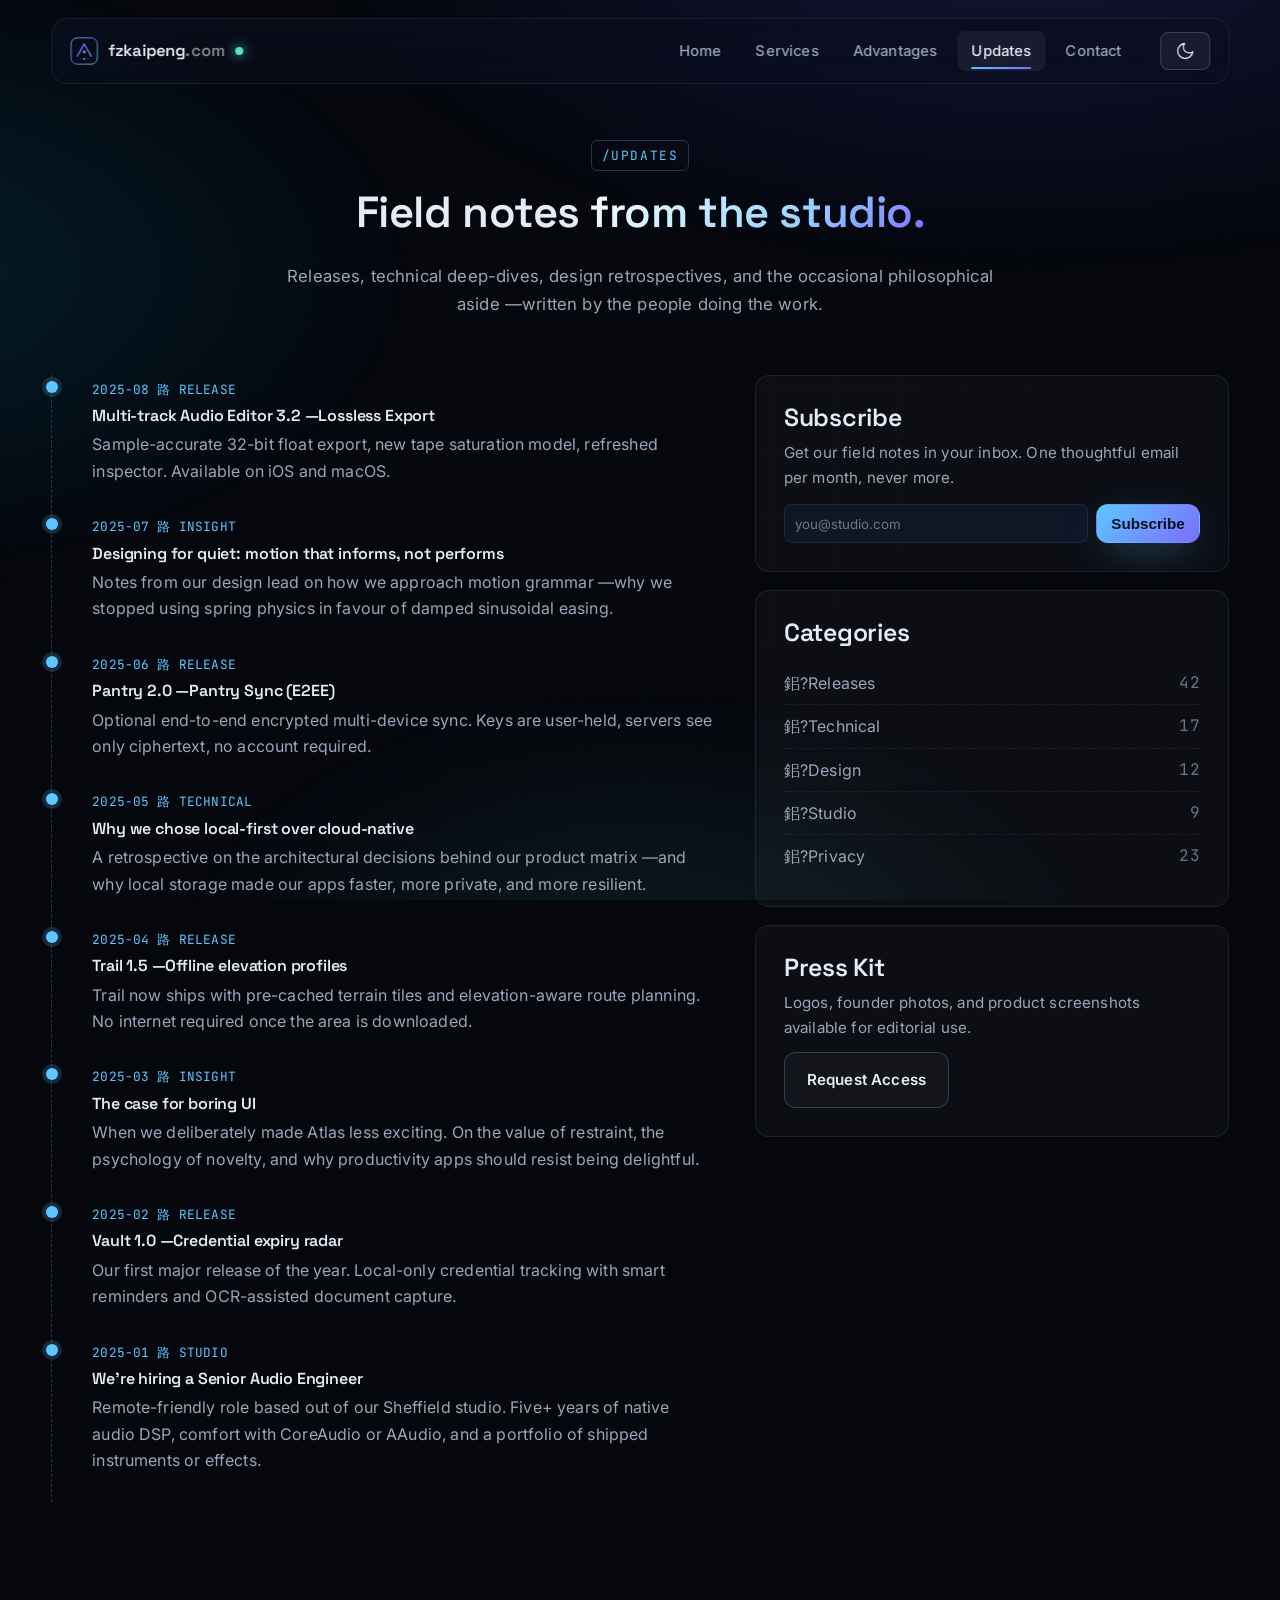
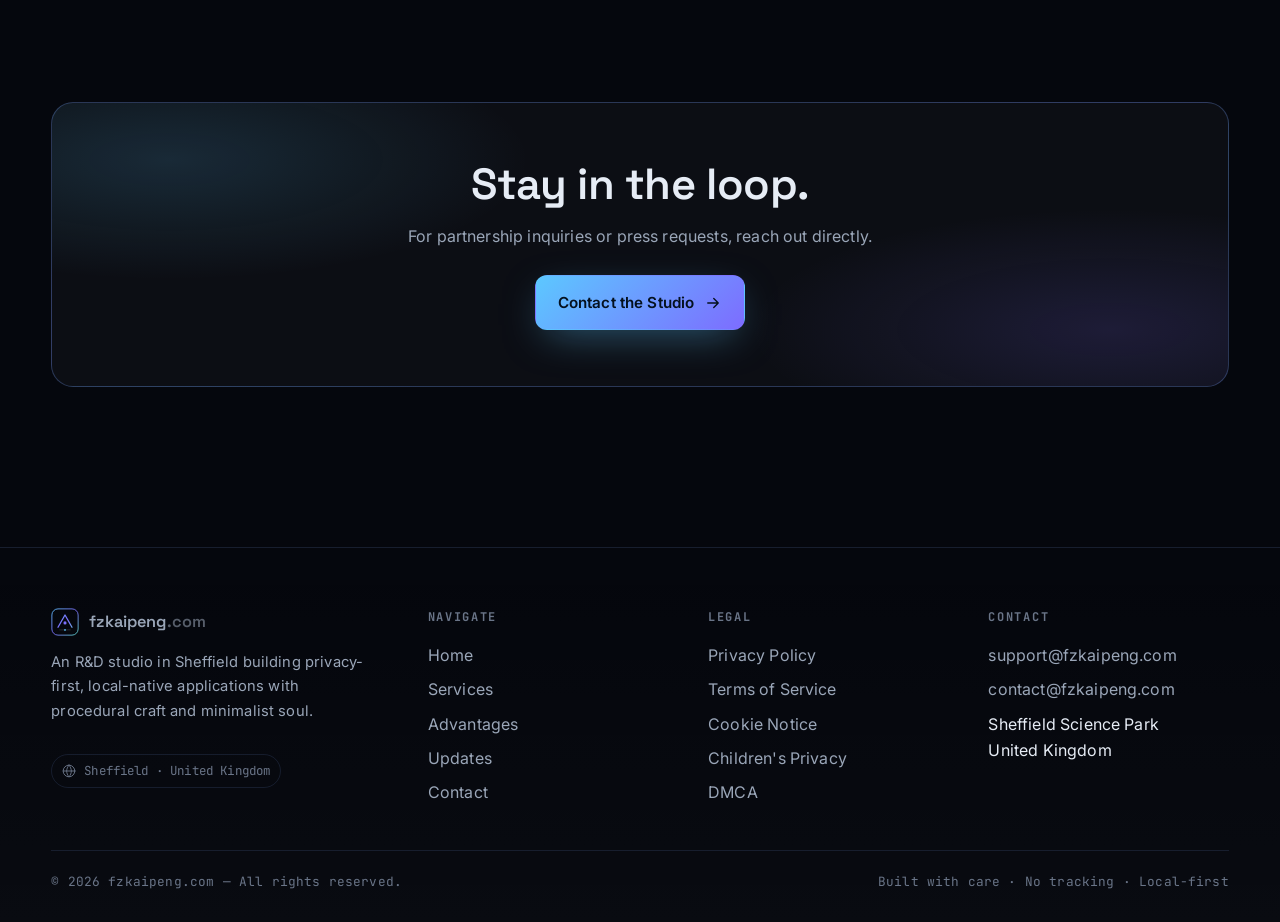
<file: updates.html>
<!DOCTYPE html>
<html lang="en">
<head>
    <meta charset="UTF-8" />
    <meta http-equiv="X-UA-Compatible" content="IE=edge" />
    <meta name="viewport" content="width=device-width, initial-scale=1.0, viewport-fit=cover" />
    <title>Updates & Insights &mdash; fzkaipeng.com</title>
    <meta name="description" content="Releases, technical notes, design retrospectives, and field reports from the fzkaipeng.com studio in Sheffield, UK." />
    <meta name="keywords" content="fzkaipeng updates, app releases, changelog, technical notes, design insights, indie studio news" />
    <meta name="author" content="fzkaipeng.com" />
    <meta name="robots" content="index, follow, max-image-preview:large" />
    <meta name="theme-color" content="#05070d" />
    <link rel="canonical" href="https://fzkaipeng.com/updates.html" />
    <link rel="icon" type="image/svg+xml" href="images/icon-favicon.svg" />
    <link rel="apple-touch-icon" href="images/icon-favicon.svg" />
    <meta property="og:type" content="website" />
    <meta property="og:site_name" content="fzkaipeng.com" />
    <meta property="og:title" content="Updates & Insights &mdash; fzkaipeng.com" />
    <meta property="og:description" content="Releases, technical notes, design retrospectives, and field reports from the fzkaipeng.com studio in Sheffield, UK." />
    <meta property="og:url" content="https://fzkaipeng.com/updates.html" />
    <meta property="og:image" content="https://fzkaipeng.com/images/og-cover.png" />
    <meta property="og:image:width" content="1200" />
    <meta property="og:image:height" content="630" />
    <meta property="og:locale" content="en_GB" />
    <meta name="twitter:card" content="summary_large_image" />
    <meta name="twitter:title" content="Updates & Insights &mdash; fzkaipeng.com" />
    <meta name="twitter:description" content="Releases, technical notes, design retrospectives, and field reports from the fzkaipeng.com studio in Sheffield, UK." />
    <meta name="twitter:image" content="https://fzkaipeng.com/images/og-cover.png" />
    <link rel="preconnect" href="https://fonts.googleapis.com" />
    <link rel="preconnect" href="https://fonts.gstatic.com" crossorigin />
    <link rel="stylesheet" href="https://fonts.googleapis.com/css2?family=Inter:wght@400;500;600;700&family=JetBrains+Mono:wght@400;500&family=Space+Grotesk:wght@500;600;700&display=swap" />
    <link rel="stylesheet" href="css/global.css" />
</head>
<body>
<header class="nav" role="banner">
    <a class="nav-brand" href="index.html" aria-label="fzkaipeng.com home">
        <img src="images/logo.svg" alt="" width="28" height="28" />
        <span>fzkaipeng<span style="opacity:.55">.com</span></span>
        <span class="dot" aria-hidden="true"></span>
    </a>
    <nav class="nav-links" id="navLinks" aria-label="Primary">
        <a href="index.html">Home</a>
        <a href="services.html">Services</a>
        <a href="advantages.html">Advantages</a>
        <a href="updates.html" class="active">Updates</a>
        <a href="contact.html">Contact</a>
    </nav>
    <button class="nav-toggle" id="navToggle" aria-label="Toggle navigation">
        <svg viewBox="0 0 24 24" width="22" height="22" fill="none" stroke="currentColor" stroke-width="1.6" stroke-linecap="round"><path d="M4 7h16M4 12h16M4 17h16"/></svg>
    </button>
    <button class="nav-cta" id="themeToggle" aria-label="Toggle theme" style="margin-left:6px;"></button>
</header>
<section class="container" style="padding-top:140px;">
    <div class="section-head reveal">
        <span class="kicker">/updates</span>
        <h2>Field notes <span class="grad">from the studio.</span></h2>
        <p>Releases, technical deep-dives, design retrospectives, and the occasional philosophical aside &mdash;written by the people doing the work.</p>
    </div>
    <div class="grid" style="grid-template-columns: 1.4fr 1fr; gap: 40px;">
        <div class="timeline">
            <article class="tl-item reveal"><span class="date">2025-08 路 RELEASE</span><h4>Multi-track Audio Editor 3.2 &mdash;Lossless Export</h4><p>Sample-accurate 32-bit float export, new tape saturation model, refreshed inspector. Available on iOS and macOS.</p></article>
            <article class="tl-item reveal"><span class="date">2025-07 路 INSIGHT</span><h4>Designing for quiet: motion that informs, not performs</h4><p>Notes from our design lead on how we approach motion grammar &mdash;why we stopped using spring physics in favour of damped sinusoidal easing.</p></article>
            <article class="tl-item reveal"><span class="date">2025-06 路 RELEASE</span><h4>Pantry 2.0 &mdash;Pantry Sync (E2EE)</h4><p>Optional end-to-end encrypted multi-device sync. Keys are user-held, servers see only ciphertext, no account required.</p></article>
            <article class="tl-item reveal"><span class="date">2025-05 路 TECHNICAL</span><h4>Why we chose local-first over cloud-native</h4><p>A retrospective on the architectural decisions behind our product matrix &mdash;and why local storage made our apps faster, more private, and more resilient.</p></article>
            <article class="tl-item reveal"><span class="date">2025-04 路 RELEASE</span><h4>Trail 1.5 &mdash;Offline elevation profiles</h4><p>Trail now ships with pre-cached terrain tiles and elevation-aware route planning. No internet required once the area is downloaded.</p></article>
            <article class="tl-item reveal"><span class="date">2025-03 路 INSIGHT</span><h4>The case for boring UI</h4><p>When we deliberately made Atlas less exciting. On the value of restraint, the psychology of novelty, and why productivity apps should resist being delightful.</p></article>
            <article class="tl-item reveal"><span class="date">2025-02 路 RELEASE</span><h4>Vault 1.0 &mdash;Credential expiry radar</h4><p>Our first major release of the year. Local-only credential tracking with smart reminders and OCR-assisted document capture.</p></article>
            <article class="tl-item reveal"><span class="date">2025-01 路 STUDIO</span><h4>We're hiring a Senior Audio Engineer</h4><p>Remote-friendly role based out of our Sheffield studio. Five+ years of native audio DSP, comfort with CoreAudio or AAudio, and a portfolio of shipped instruments or effects.</p></article>
        </div>        <aside class="reveal">
            <div class="card" style="margin-bottom:18px;">
                <h3>Subscribe</h3>
                <p>Get our field notes in your inbox. One thoughtful email per month, never more.</p>
                <form style="display:flex;gap:8px;margin-top:14px;" onsubmit="event.preventDefault(); this.querySelector('input').value=''; alert('Thanks &mdash;subscription flow ships in v2.');">
                    <input type="email" required placeholder="you@studio.com" style="flex:1;background:var(--bg-2);border:1px solid var(--border);border-radius:8px;padding:10px;color:var(--text);font-family:var(--sans);" />
                    <button class="btn btn-primary" style="padding:10px 14px;">Subscribe</button>
                </form>
            </div>
            <div class="card" style="margin-bottom:18px;">
                <h3>Categories</h3>
                <ul style="list-style:none;padding:0;margin:14px 0 0;color:var(--text-dim);">
                    <li style="padding:8px 0;border-bottom:1px dashed var(--border);">鈻?Releases <span style="float:right;color:var(--text-faint);font-family:var(--mono);">42</span></li>
                    <li style="padding:8px 0;border-bottom:1px dashed var(--border);">鈻?Technical <span style="float:right;color:var(--text-faint);font-family:var(--mono);">17</span></li>
                    <li style="padding:8px 0;border-bottom:1px dashed var(--border);">鈻?Design <span style="float:right;color:var(--text-faint);font-family:var(--mono);">12</span></li>
                    <li style="padding:8px 0;border-bottom:1px dashed var(--border);">鈻?Studio <span style="float:right;color:var(--text-faint);font-family:var(--mono);">9</span></li>
                    <li style="padding:8px 0;">鈻?Privacy <span style="float:right;color:var(--text-faint);font-family:var(--mono);">23</span></li>
                </ul>
            </div>
            <div class="card">
                <h3>Press Kit</h3>
                <p>Logos, founder photos, and product screenshots available for editorial use.</p>
                <a href="contact.html" class="btn btn-ghost" style="margin-top:12px;">Request Access</a>
            </div>
        </aside>
    </div>
</section>

<section class="container">
    <div class="cta-band reveal">
        <h2 style="margin-bottom:14px;">Stay <span class="grad">in the loop.</span></h2>
        <p style="max-width:60ch;margin:0 auto 26px;">For partnership inquiries or press requests, reach out directly.</p>
        <a href="contact.html" class="btn btn-primary">Contact the Studio
            <svg viewBox="0 0 24 24" width="18" height="18" fill="none" stroke="currentColor" stroke-width="1.8" stroke-linecap="round" stroke-linejoin="round"><path d="M5 12h14M13 6l6 6-6 6"/></svg>
        </a>
    </div>
</section><footer>
    <div class="container">
        <div class="footer-grid">
            <div class="footer-brand">
                <a class="nav-brand" href="index.html" style="margin-bottom:14px;">
                    <img src="images/logo.svg" alt="" width="28" height="28" />
                    <span>fzkaipeng<span style="opacity:.55">.com</span></span>
                </a>
                <p>An R&amp;D studio in Sheffield building privacy-first, local-native applications with procedural craft and minimalist soul.</p>
                <span class="badge">
                    <svg viewBox="0 0 24 24" width="14" height="14" fill="none" stroke="currentColor" stroke-width="1.6" stroke-linecap="round" stroke-linejoin="round"><circle cx="12" cy="12" r="10"/><path d="M2 12h20"/><path d="M12 2c2.5 3 4 6.5 4 10s-1.5 7-4 10c-2.5-3-4-6.5-4-10s1.5-7 4-10z"/></svg>
                    Sheffield &middot; United Kingdom
                </span>
            </div>
            <div><h6>Navigate</h6><ul>
                <li><a href="index.html">Home</a></li>
                <li><a href="services.html">Services</a></li>
                <li><a href="advantages.html">Advantages</a></li>
                <li><a href="updates.html">Updates</a></li>
                <li><a href="contact.html">Contact</a></li>
            </ul></div>
            <div><h6>Legal</h6><ul>
                <li><a href="privacy.html">Privacy Policy</a></li>
                <li><a href="terms.html">Terms of Service</a></li>
                <li><a href="privacy.html#cookies">Cookie Notice</a></li>
                <li><a href="privacy.html#children">Children's Privacy</a></li>
                <li><a href="terms.html#DMCA">DMCA</a></li>
            </ul></div>
            <div><h6>Contact</h6><ul>
                <li><a href="mailto:support@fzkaipeng.com">support@fzkaipeng.com</a></li>
                <li><a href="mailto:contact@fzkaipeng.com">contact@fzkaipeng.com</a></li>
                <li>Sheffield Science Park<br/>United Kingdom</li>
            </ul></div>
        </div>
        <div class="footer-bottom">
            <span>&copy; <span id="year">2025</span> fzkaipeng.com &mdash; All rights reserved.</span>
            <span>Built with care &middot; No tracking &middot; Local-first</span>
        </div>
    </div>
</footer>

<script src="js/main.js" defer></script>
</body>
</html>
</file>
<file: css/global.css>
/* =====================================================================
   fzkaipeng.com - Global Stylesheet
   Aesthetic: Computer-science x immersive full-screen cinematic
   ===================================================================== */

:root {
    --bg-0: #05070d;
    --bg-1: #0a0f1c;
    --bg-2: #0f1626;
    --panel: rgba(255, 255, 255, 0.03);
    --panel-strong: rgba(255, 255, 255, 0.06);
    --border: rgba(120, 160, 255, 0.12);
    --border-strong: rgba(120, 160, 255, 0.28);
    --text: #e6ecf5;
    --text-dim: #9aa6b8;
    --text-faint: #6a7588;
    --accent: #5cc8ff;
    --accent-2: #7d6cff;
    --accent-3: #58e1c4;
    --warn: #ffb86b;
    --danger: #ff6b8b;
    --code-bg: #0b1120;
    --mono: 'JetBrains Mono', 'Fira Code', ui-monospace, SFMono-Regular, Menlo, Consolas, monospace;
    --sans: 'Inter', 'Helvetica Neue', system-ui, -apple-system, Segoe UI, Roboto, sans-serif;
    --display: 'Space Grotesk', 'Inter', system-ui, sans-serif;
    --ease: cubic-bezier(.2, .7, .2, 1);
    --grid: linear-gradient(rgba(120,160,255,.05) 1px, transparent 1px),
            linear-gradient(90deg, rgba(120,160,255,.05) 1px, transparent 1px);
}

[data-theme="light"] {
    --bg-0: #f4f6fb;
    --bg-1: #eef2f9;
    --bg-2: #e6ecf5;
    --panel: rgba(10, 20, 40, 0.03);
    --panel-strong: rgba(10, 20, 40, 0.06);
    --border: rgba(10, 20, 40, 0.1);
    --border-strong: rgba(10, 20, 40, 0.22);
    --text: #0b1220;
    --text-dim: #4b556a;
    --text-faint: #6a7588;
    --accent: #0d6efd;
    --accent-2: #6a4cff;
    --accent-3: #0aa884;
    --code-bg: #0b1120;
}

* { box-sizing: border-box; }
*::selection { background: var(--accent); color: #001; }
html, body { margin: 0; padding: 0; }
html { scroll-behavior: smooth; }

body {
    background: var(--bg-0);
    color: var(--text);
    font-family: var(--sans);
    font-size: 16px;
    line-height: 1.65;
    letter-spacing: 0.01em;
    overflow-x: hidden;
    -webkit-font-smoothing: antialiased;
    text-rendering: optimizeLegibility;
    min-height: 100vh;
    position: relative;
}

body::before {
    content: ''; position: fixed; inset: 0;
    background:
        radial-gradient(1200px 600px at 80% -10%, rgba(93, 80, 255, 0.18), transparent 60%),
        radial-gradient(900px 500px at -10% 30%, rgba(0, 200, 255, 0.12), transparent 60%),
        radial-gradient(800px 500px at 50% 110%, rgba(90, 230, 200, 0.10), transparent 60%);
    z-index: -2; pointer-events: none;
}

body::after {
    content: ''; position: fixed; inset: 0;
    background-image: var(--grid);
    background-size: 64px 64px;
    mask-image: radial-gradient(ellipse at center, rgba(0,0,0,1) 30%, rgba(0,0,0,0) 80%);
    -webkit-mask-image: radial-gradient(ellipse at center, rgba(0,0,0,1) 30%, rgba(0,0,0,0) 80%);
    opacity: .55; z-index: -1; pointer-events: none;
}

a { color: var(--accent); text-decoration: none; transition: color .25s var(--ease); }
a:hover { color: var(--accent-3); }
img, svg { max-width: 100%; display: block; }

h1, h2, h3, h4, h5 {
    font-family: var(--display); font-weight: 600; line-height: 1.15;
    margin: 0 0 .6em; color: var(--text); letter-spacing: -0.01em;
}
h1 { font-size: clamp(2.4rem, 5vw, 4.6rem); letter-spacing: -0.03em; }
h2 { font-size: clamp(1.8rem, 3.4vw, 2.8rem); }
h3 { font-size: clamp(1.25rem, 2vw, 1.55rem); }
p { margin: 0 0 1em; color: var(--text-dim); }
code { font-family: var(--mono); background: var(--code-bg); color: #cde6ff; padding: 2px 6px; border-radius: 4px; font-size: .92em; }
pre { background: var(--code-bg); border: 1px solid var(--border); border-radius: 10px; padding: 16px; overflow: auto; }
pre code { background: transparent; padding: 0; }
.container { width: min(1240px, 92vw); margin: 0 auto; }

/* ================== NAV ================== */
.nav {
    position: fixed; top: 18px; left: 50%; transform: translateX(-50%);
    width: min(1240px, 92vw); z-index: 50;
    background: linear-gradient(180deg, rgba(10,15,28,.78), rgba(10,15,28,.55));
    backdrop-filter: blur(18px) saturate(140%);
    -webkit-backdrop-filter: blur(18px) saturate(140%);
    border: 1px solid var(--border);
    border-radius: 16px; padding: 12px 18px;
    display: flex; align-items: center; gap: 18px;
    transition: padding .3s var(--ease), background .3s var(--ease);
}
.nav.scrolled { padding: 8px 14px; }
.nav-brand { display: flex; align-items: center; gap: 10px; font-family: var(--display); font-weight: 600; color: var(--text); font-size: 1.02rem; }
.nav-brand svg { width: 28px; height: 28px; }
.nav-brand .dot { width: 8px; height: 8px; border-radius: 50%; background: var(--accent-3); box-shadow: 0 0 12px var(--accent-3); animation: pulse 2.2s infinite; }
.nav-links { margin-left: auto; display: flex; gap: 6px; align-items: center; }
.nav-links a { color: var(--text-dim); padding: 8px 14px; border-radius: 8px; font-size: .92rem; font-weight: 500; position: relative; transition: color .25s var(--ease), background .25s var(--ease); }
.nav-links a:hover, .nav-links a.active { color: var(--text); background: var(--panel-strong); }
.nav-links a.active::after { content: ''; position: absolute; left: 14px; right: 14px; bottom: 2px; height: 2px; background: linear-gradient(90deg, var(--accent), var(--accent-2)); border-radius: 2px; }
.nav-cta { margin-left: 6px; display: inline-flex; align-items: center; gap: 6px; padding: 8px 14px; border: 1px solid var(--border-strong); border-radius: 8px; color: var(--text); font-size: .9rem; background: var(--panel-strong); transition: transform .25s var(--ease), border-color .25s var(--ease); }
.nav-cta:hover { transform: translateY(-1px); border-color: var(--accent); }
.nav-toggle { display: none; }

/* ================== HERO ================== */
.hero { min-height: 100vh; position: relative; display: flex; align-items: center; padding: 140px 0 80px; overflow: hidden; }
.hero-canvas { position: absolute; inset: 0; z-index: -1; pointer-events: none; }
.hero-inner { display: grid; grid-template-columns: 1.1fr .9fr; gap: 56px; align-items: center; width: 100%; }
.hero-eyebrow { display: inline-flex; align-items: center; gap: 10px; padding: 6px 12px; border: 1px solid var(--border); background: var(--panel); border-radius: 999px; color: var(--text-dim); font-family: var(--mono); font-size: .82rem; letter-spacing: .04em; }
.hero-eyebrow .live { width: 8px; height: 8px; border-radius: 50%; background: var(--accent-3); box-shadow: 0 0 10px var(--accent-3); animation: pulse 1.8s infinite; }
.hero h1 .grad { background: linear-gradient(135deg, #ffffff 10%, #9ad8ff 40%, #7d6cff 70%, #58e1c4 100%); -webkit-background-clip: text; background-clip: text; -webkit-text-fill-color: transparent; color: transparent; }
.hero p.lead { font-size: 1.15rem; color: var(--text-dim); max-width: 56ch; margin-top: 16px; }
.hero-actions { display: flex; gap: 12px; margin-top: 28px; flex-wrap: wrap; }
.btn { display: inline-flex; align-items: center; gap: 10px; padding: 14px 22px; border-radius: 12px; font-weight: 600; font-size: .95rem; border: 1px solid transparent; cursor: pointer; user-select: none; transition: transform .25s var(--ease), background .25s var(--ease), border-color .25s var(--ease); }
.btn-primary { background: linear-gradient(135deg, var(--accent), var(--accent-2)); color: #04111f; box-shadow: 0 12px 40px -12px rgba(93,200,255,.5); }
.btn-primary:hover { transform: translateY(-2px); color: #04111f; }
.btn-ghost { border-color: var(--border-strong); color: var(--text); background: var(--panel); }
.btn-ghost:hover { border-color: var(--accent); transform: translateY(-2px); }
.hero-meta { margin-top: 48px; display: grid; grid-template-columns: repeat(4, 1fr); gap: 16px; border-top: 1px dashed var(--border); padding-top: 24px; }
.hero-meta .m .num { font-family: var(--display); font-size: 1.8rem; font-weight: 600; background: linear-gradient(135deg, #fff, #9ad8ff); -webkit-background-clip: text; background-clip: text; color: transparent; }
.hero-meta .m .lbl { color: var(--text-faint); font-size: .82rem; font-family: var(--mono); letter-spacing: .04em; text-transform: uppercase; }

/* ================== TERMINAL ================== */
.term { border: 1px solid var(--border); background: linear-gradient(180deg, rgba(255,255,255,.04), rgba(255,255,255,.02)); border-radius: 16px; overflow: hidden; box-shadow: 0 30px 80px -40px rgba(0,0,0,.8); backdrop-filter: blur(8px); }
.term-head { display: flex; align-items: center; gap: 8px; padding: 10px 14px; background: rgba(255,255,255,.04); border-bottom: 1px solid var(--border); font-family: var(--mono); font-size: .78rem; color: var(--text-faint); }
.term-head .dots { display: flex; gap: 6px; }
.term-head .dots span { width: 11px; height: 11px; border-radius: 50%; }
.term-head .dots span:nth-child(1) { background: #ff5f56; }
.term-head .dots span:nth-child(2) { background: #ffbd2e; }
.term-head .dots span:nth-child(3) { background: #27c93f; }
.term-head .path { margin-left: auto; }
.term-body { padding: 18px; font-family: var(--mono); font-size: .86rem; color: #cbe2ff; line-height: 1.7; min-height: 280px; }
.term-body .line { display: block; white-space: pre-wrap; }
.term-body .c1 { color: var(--accent-3); }
.term-body .c2 { color: var(--accent); }
.term-body .c3 { color: var(--accent-2); }
.term-body .c4 { color: #ffb86b; }
.term-body .c5 { color: var(--text-faint); }
.term-body .cursor { display: inline-block; width: 8px; height: 14px; vertical-align: middle; background: var(--accent); margin-left: 2px; animation: blink 1s steps(2) infinite; }

/* ================== SECTION ================== */
section { padding: 100px 0; position: relative; }
.section-head { max-width: 720px; margin: 0 auto 56px; text-align: center; }
.section-head .kicker { display: inline-block; font-family: var(--mono); font-size: .8rem; color: var(--accent); letter-spacing: .12em; text-transform: uppercase; padding: 4px 10px; border: 1px solid var(--border-strong); border-radius: 6px; margin-bottom: 16px; }
.section-head h2 .grad { background: linear-gradient(135deg, #fff 0%, #9ad8ff 60%, #7d6cff 100%); -webkit-background-clip: text; background-clip: text; color: transparent; }
.section-head p { font-size: 1.05rem; }

/* ================== CARDS / GRIDS ================== */
.grid { display: grid; gap: 18px; }
.cols-3 { grid-template-columns: repeat(3, 1fr); }
.cols-2 { grid-template-columns: repeat(2, 1fr); }
.cols-4 { grid-template-columns: repeat(4, 1fr); }

.card { position: relative; padding: 28px; border: 1px solid var(--border); border-radius: 14px; background: var(--panel); overflow: hidden; transition: transform .35s var(--ease), border-color .35s var(--ease), background .35s var(--ease); }
.card::before { content: ''; position: absolute; inset: 0; background: radial-gradient(600px 200px at var(--mx,50%) var(--my,0%), rgba(120,180,255,.16), transparent 60%); opacity: 0; transition: opacity .35s var(--ease); pointer-events: none; }
.card:hover { transform: translateY(-3px); border-color: var(--border-strong); }
.card:hover::before { opacity: 1; }
.card .ico { width: 48px; height: 48px; border-radius: 10px; background: linear-gradient(135deg, rgba(93,200,255,.18), rgba(125,108,255,.18)); display: flex; align-items: center; justify-content: center; color: var(--accent); margin-bottom: 16px; border: 1px solid var(--border-strong); }
.card .ico svg { width: 22px; height: 22px; }
.card h3 { margin-bottom: 8px; }
.card p { margin: 0; font-size: .95rem; }
.card .meta { margin-top: 18px; display: flex; gap: 8px; flex-wrap: wrap; font-family: var(--mono); font-size: .72rem; }
.card .tag { padding: 4px 8px; border: 1px solid var(--border); border-radius: 6px; color: var(--text-dim); }

.svc-card { min-height: 280px; }
.svc-card .num { position: absolute; right: 22px; top: 22px; font-family: var(--mono); font-size: .9rem; color: var(--text-faint); }

.feat-row { display: grid; grid-template-columns: 1fr 1fr; gap: 60px; align-items: center; margin-bottom: 100px; }
.feat-row.reverse { direction: rtl; }
.feat-row.reverse > * { direction: ltr; }
.feat-row .visual { border: 1px solid var(--border); border-radius: 16px; background: var(--panel-strong); padding: 18px; position: relative; aspect-ratio: 4 / 3; overflow: hidden; }

/* ================== STATS ================== */
.stats { display: grid; grid-template-columns: repeat(4, 1fr); gap: 18px; }
.stat { border: 1px solid var(--border); background: var(--panel); padding: 24px; border-radius: 14px; text-align: center; }
.stat .v { font-family: var(--display); font-size: 2.4rem; background: linear-gradient(135deg, #fff, #9ad8ff 50%, #7d6cff); -webkit-background-clip: text; background-clip: text; color: transparent; }
.stat .l { color: var(--text-faint); font-family: var(--mono); font-size: .78rem; letter-spacing: .1em; text-transform: uppercase; margin-top: 4px; }

/* ================== TIMELINE ================== */
.timeline { position: relative; padding-left: 28px; border-left: 1px dashed var(--border-strong); }
.timeline .tl-item { position: relative; padding: 0 0 28px 12px; }
.timeline .tl-item::before { content: ''; position: absolute; left: -34px; top: 6px; width: 12px; height: 12px; border-radius: 50%; background: var(--accent); box-shadow: 0 0 0 4px rgba(93,200,255,.18); }
.timeline .date { font-family: var(--mono); font-size: .8rem; color: var(--accent); }
.timeline h4 { margin: 6px 0 6px; }
.timeline p { margin: 0; }

/* ================== CONTACT ================== */
.contact-grid { display: grid; grid-template-columns: 1fr 1fr; gap: 40px; border: 1px solid var(--border); background: var(--panel); border-radius: 18px; padding: 36px; }
.contact-grid .field { display: block; margin-bottom: 16px; }
.contact-grid label { display: block; font-family: var(--mono); font-size: .8rem; color: var(--text-faint); margin-bottom: 6px; }
.contact-grid input, .contact-grid textarea, .contact-grid select { width: 100%; background: var(--bg-2); border: 1px solid var(--border); border-radius: 10px; padding: 12px 14px; color: var(--text); font-family: var(--sans); font-size: .95rem; outline: none; transition: border-color .25s var(--ease), background .25s var(--ease); }
.contact-grid input:focus, .contact-grid textarea:focus, .contact-grid select:focus { border-color: var(--accent); background: var(--bg-1); }
.contact-grid textarea { min-height: 130px; resize: vertical; }
.contact-grid .row2 { display: grid; grid-template-columns: 1fr 1fr; gap: 14px; }
.info-block { display: flex; align-items: flex-start; gap: 14px; margin-bottom: 22px; }
.info-block .ico { flex: none; }
.info-block .lbl { font-family: var(--mono); font-size: .78rem; color: var(--text-faint); text-transform: uppercase; letter-spacing: .08em; }
.info-block .val { color: var(--text); }

/* ================== LEGAL ================== */
.legal-wrap { padding-top: 140px; padding-bottom: 80px; }
.legal-head { border-bottom: 1px solid var(--border); padding-bottom: 24px; margin-bottom: 40px; }
.legal-head .crumb { font-family: var(--mono); font-size: .82rem; color: var(--text-faint); margin-bottom: 12px; }
.legal-head h1 { font-size: clamp(2rem, 3.6vw, 3rem); }
.legal-meta { display: flex; gap: 20px; margin-top: 14px; font-family: var(--mono); font-size: .82rem; color: var(--text-faint); }
.legal-grid { display: grid; grid-template-columns: 260px 1fr; gap: 40px; }
.legal-toc { position: sticky; top: 110px; align-self: start; border: 1px solid var(--border); background: var(--panel); border-radius: 12px; padding: 18px; max-height: calc(100vh - 130px); overflow: auto; }
.legal-toc h5 { font-family: var(--mono); font-size: .75rem; letter-spacing: .12em; color: var(--text-faint); margin: 0 0 12px; text-transform: uppercase; }
.legal-toc a { display: block; color: var(--text-dim); padding: 6px 8px; border-radius: 6px; font-size: .9rem; border-left: 2px solid transparent; transition: color .25s var(--ease), border-color .25s var(--ease), background .25s var(--ease); }
.legal-toc a:hover, .legal-toc a.active { color: var(--text); background: var(--panel-strong); border-left-color: var(--accent); }
.legal-body { max-width: 880px; }
.legal-body section { padding: 30px 0 10px; border-bottom: 1px dashed var(--border); }
.legal-body section:last-child { border-bottom: 0; }
.legal-body h2 { font-size: 1.5rem; margin-top: 0; display: flex; align-items: center; gap: 12px; }
.legal-body h2 .ix { font-family: var(--mono); font-size: .8rem; color: var(--accent); padding: 4px 8px; border: 1px solid var(--border-strong); border-radius: 6px; }
.legal-body h3 { font-size: 1.1rem; margin-top: 26px; }
.legal-body p, .legal-body li { color: var(--text-dim); }
.legal-body ul, .legal-body ol { padding-left: 22px; margin: 8px 0 18px; }
.legal-body ul li, .legal-body ol li { margin-bottom: 6px; }
.legal-body .note { border-left: 3px solid var(--accent); padding: 12px 16px; background: var(--panel); border-radius: 8px; color: var(--text-dim); margin: 18px 0; }
.legal-body .pill { display: inline-block; padding: 2px 8px; background: var(--panel-strong); border: 1px solid var(--border); border-radius: 999px; font-family: var(--mono); font-size: .74rem; color: var(--accent); margin-right: 6px; margin-bottom: 4px; }
.legal-body table { width: 100%; border-collapse: collapse; margin: 18px 0; font-size: .92rem; }
.legal-body th, .legal-body td { border: 1px solid var(--border); padding: 10px 12px; text-align: left; }
.legal-body th { background: var(--panel-strong); color: var(--text); font-weight: 600; }

/* ================== FOOTER ================== */
footer { border-top: 1px solid var(--border); margin-top: 60px; padding: 60px 0 30px; background: linear-gradient(180deg, transparent, rgba(255,255,255,.02)); }
.footer-grid { display: grid; grid-template-columns: 1.4fr 1fr 1fr 1fr; gap: 40px; }
.footer-grid h6 { font-family: var(--mono); font-size: .75rem; letter-spacing: .14em; text-transform: uppercase; color: var(--text-faint); margin: 0 0 14px; }
.footer-grid ul { list-style: none; padding: 0; margin: 0; }
.footer-grid li { margin-bottom: 8px; }
.footer-grid a { color: var(--text-dim); }
.footer-grid a:hover { color: var(--text); }
.footer-brand p { color: var(--text-dim); max-width: 36ch; font-size: .92rem; }
.footer-brand .badge { display: inline-flex; align-items: center; gap: 8px; padding: 6px 10px; border: 1px solid var(--border); border-radius: 999px; font-family: var(--mono); font-size: .78rem; color: var(--text-faint); margin-top: 16px; }
.footer-bottom { margin-top: 36px; border-top: 1px solid var(--border); padding-top: 20px; display: flex; justify-content: space-between; flex-wrap: wrap; gap: 12px; font-family: var(--mono); font-size: .8rem; color: var(--text-faint); }

/* ================== ANIMATIONS ================== */
@keyframes pulse { 0%, 100% { transform: scale(1); opacity: 1; } 50% { transform: scale(1.35); opacity: .55; } }
@keyframes blink { 50% { opacity: 0; } }
@keyframes float { 0%, 100% { transform: translateY(0); } 50% { transform: translateY(-8px); } }
@keyframes shimmer { 0% { background-position: -100% 0; } 100% { background-position: 200% 0; } }
@keyframes orbit { from { transform: rotate(0deg); } to { transform: rotate(360deg); } }
@keyframes fadeUp { from { opacity: 0; transform: translateY(20px); } to { opacity: 1; transform: translateY(0); } }
@keyframes spin { from { transform: rotate(0); } to { transform: rotate(360deg); } }

.reveal { opacity: 0; transform: translateY(24px); transition: opacity .8s var(--ease), transform .8s var(--ease); }
.reveal.visible { opacity: 1; transform: translateY(0); }
.shimmer-text { background: linear-gradient(90deg, #9aa6b8 0%, #fff 30%, #9aa6b8 60%, #9aa6b8 100%); background-size: 200% 100%; -webkit-background-clip: text; background-clip: text; color: transparent; animation: shimmer 6s linear infinite; }
.scroll-cue { position: absolute; left: 50%; bottom: 30px; transform: translateX(-50%); color: var(--text-faint); font-family: var(--mono); font-size: .75rem; letter-spacing: .15em; text-transform: uppercase; display: flex; flex-direction: column; align-items: center; gap: 6px; }
.scroll-cue .ln { width: 1px; height: 36px; background: linear-gradient(180deg, transparent, var(--accent)); animation: blink 2s infinite; }
.cta-band { border: 1px solid var(--border-strong); background: radial-gradient(600px 200px at 10% 20%, rgba(93,200,255,.15), transparent 60%), radial-gradient(600px 200px at 90% 80%, rgba(125,108,255,.15), transparent 60%), var(--panel); border-radius: 22px; padding: 56px 40px; text-align: center; }

/* ================== RESPONSIVE ================== */
@media (max-width: 980px) {
    .hero-inner { grid-template-columns: 1fr; }
    .cols-3, .cols-4 { grid-template-columns: 1fr 1fr; }
    .feat-row, .feat-row.reverse { grid-template-columns: 1fr; direction: ltr; }
    .contact-grid, .legal-grid { grid-template-columns: 1fr; }
    .legal-toc { position: static; max-height: none; }
    .footer-grid { grid-template-columns: 1fr 1fr; }
    .stats { grid-template-columns: 1fr 1fr; }
}

@media (max-width: 720px) {
    .nav-links { display: none; }
    .nav-toggle { display: flex; margin-left: auto; }
    .nav-links.open { display: flex; flex-direction: column; align-items: stretch; position: absolute; top: 64px; left: 0; right: 0; background: var(--bg-2); padding: 14px; border-radius: 12px; border: 1px solid var(--border); }
    .cols-2, .cols-3, .cols-4 { grid-template-columns: 1fr; }
    .footer-grid { grid-template-columns: 1fr; }
    .hero-meta { grid-template-columns: 1fr 1fr; }
    section { padding: 70px 0; }
}

@media (prefers-reduced-motion: reduce) { *, *::before, *::after { animation-duration: .001s !important; transition-duration: .001s !important; } }
</file>
